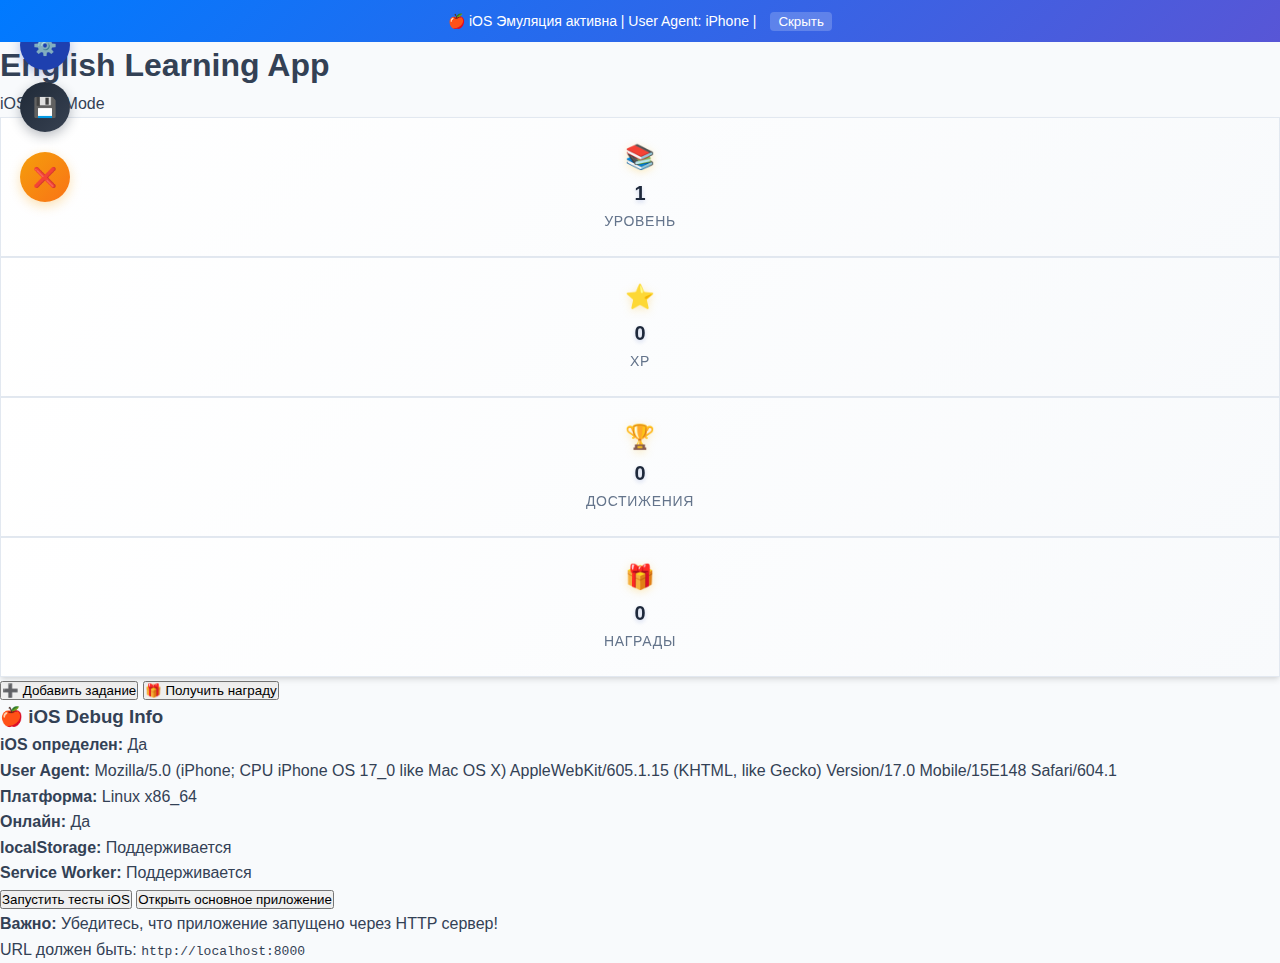
<file: test-app-ios.html>
<!DOCTYPE html>
<html lang="ru">
<head>
    <meta charset="UTF-8">
    <meta name="viewport" content="width=device-width, initial-scale=1.0">
    <title>English Learning App - iOS Test</title>
    
    <!-- iOS PWA мета-теги -->
    <meta name="mobile-web-app-capable" content="yes">
    <meta name="apple-mobile-web-app-capable" content="yes">
    <meta name="apple-mobile-web-app-status-bar-style" content="default">
    <meta name="apple-mobile-web-app-title" content="English Learning">
    <meta name="format-detection" content="telephone=no">
    <meta name="msapplication-tap-highlight" content="no">
    
    <!-- Иконки для iOS -->
    <link rel="apple-touch-icon" href="./icons/apple-touch-icon-180x180.svg">
    <link rel="apple-touch-icon" sizes="152x152" href="./icons/apple-touch-icon-ipad-152x152.svg">
    <link rel="apple-touch-icon" sizes="120x120" href="./icons/apple-touch-icon-iphone-120x120.svg">
    
    <!-- Стили -->
    <link rel="stylesheet" href="styles.css">
    <link rel="stylesheet" href="animations-fix.css">
    <link rel="stylesheet" href="z-index-fix.css">
    
    <!-- Manifest -->
    <link rel="manifest" href="manifest.json">
    
    <style>
        /* iOS специфичные стили */
        body {
            -webkit-touch-callout: none;
            -webkit-user-select: none;
            -webkit-tap-highlight-color: transparent;
            font-family: -apple-system, BlinkMacSystemFont, 'Segoe UI', Roboto, sans-serif;
        }
        
        .ios-test-banner {
            background: linear-gradient(135deg, #007aff, #5856d6);
            color: white;
            padding: 10px;
            text-align: center;
            font-size: 14px;
            position: fixed;
            top: 0;
            left: 0;
            right: 0;
            z-index: 10000;
        }
        
        .ios-test-banner.hidden {
            display: none;
        }
        
        /* Сдвигаем контент вниз для баннера */
        body {
            padding-top: 40px;
        }
    </style>
</head>
<body>
    <!-- iOS тест баннер -->
    <div class="ios-test-banner" id="iosTestBanner">
        🍎 iOS Эмуляция активна | User Agent: iPhone | <button onclick="toggleBanner()" style="background: rgba(255,255,255,0.2); border: none; color: white; padding: 2px 8px; border-radius: 4px; margin-left: 10px;">Скрыть</button>
    </div>

    <!-- Основное приложение -->
    <div id="app">
        <!-- Settings Panel -->
        <div class="settings-panel">
            <button class="settings-btn" onclick="toggleSettingsMenu()" aria-label="Открыть настройки" aria-haspopup="true" aria-expanded="false">
                ⚙️
            </button>
            
            <!-- PWA Install Button -->
            <button id="install-pwa-btn" class="install-pwa-btn" style="display: none;" aria-label="Установить приложение">
                📱 Установить
            </button>

            <button class="save-btn" onclick="saveDataToFirebase()" aria-label="Сохранить данные" title="Сохранить в Firebase">
                <span class="save-icon">💾</span>
                <span class="save-text">Сохранить</span>
            </button>
            <button class="exit-btn" onclick="exitApp()" aria-label="Выход" title="Сохранить и выйти">
                <span class="exit-icon">❌</span>
            </button>
            <div class="settings-menu" id="settingsMenu">
                <!-- Кнопка закрытия -->
                <div class="settings-close-btn" onclick="closeSettingsMenu()" aria-label="Закрыть настройки">
                    ✕
                </div>
                <!-- Основные настройки -->
                <div class="settings-section">
                    <h3>Основные настройки</h3>
                    <div class="settings-item" onclick="installPWA()" id="pwaInstallMenuItem">
                        📱
                        Установить приложение
                    </div>
                    <div class="settings-item" onclick="showAccountSelection()">
                        👤
                        Сменить учетную запись
                    </div>
                    <div class="settings-item" onclick="showPinSetup()">
                        🔐
                        Установить PIN-код
                    </div>
                    <div class="settings-item" onclick="showPinChange()">
                        🔑
                        Сменить PIN-код
                    </div>
                </div>
                
                <!-- Управление данными -->
                <div class="settings-section">
                    <h3>Управление данными</h3>
                    <div class="settings-item" onclick="showBackupManager()">
                        💾
                        Управление бэкапами
                    </div>
                    <div class="settings-item" onclick="exportData()">
                        📤
                        Экспорт данных
                    </div>
                    <div class="settings-item" onclick="document.getElementById('importFile').click()">
                        📥
                        Импорт данных
                    </div>
                    <input type="file" id="importFile" accept=".json" style="display: none;" onchange="importData(event)">
                </div>
                
                <!-- О приложении -->
                <div class="settings-section">
                    <h3>О приложении</h3>
                    <div class="settings-item" onclick="showAbout()">
                        ℹ️
                        О программе
                    </div>
                    <div class="settings-item" onclick="showHelp()">
                        ❓
                        Помощь
                    </div>
                </div>
            </div>
        </div>

        <!-- Main Content -->
        <div class="main-content">
            <div class="header">
                <h1>English Learning App</h1>
                <p>iOS Test Mode</p>
            </div>
            
            <div class="stats-grid">
                <div class="stat-card">
                    <div class="stat-icon">📚</div>
                    <div class="stat-value" id="currentLevel">1</div>
                    <div class="stat-label">Уровень</div>
                </div>
                <div class="stat-card">
                    <div class="stat-icon">⭐</div>
                    <div class="stat-value" id="totalXP">0</div>
                    <div class="stat-label">XP</div>
                </div>
                <div class="stat-card">
                    <div class="stat-icon">🏆</div>
                    <div class="stat-value" id="achievementsUnlocked">0</div>
                    <div class="stat-label">Достижения</div>
                </div>
                <div class="stat-card">
                    <div class="stat-icon">🎁</div>
                    <div class="stat-value" id="rewardsReceived">0</div>
                    <div class="stat-label">Награды</div>
                </div>
            </div>
            
            <div class="actions">
                <button class="action-btn" onclick="showTaskModal()">
                    ➕ Добавить задание
                </button>
                <button class="action-btn" onclick="showRewardModal()">
                    🎁 Получить награду
                </button>
            </div>
            
            <div class="ios-debug">
                <h3>🍎 iOS Debug Info</h3>
                <div id="iosDebugInfo"></div>
                <button onclick="runIOSTests()" class="test-btn">Запустить тесты iOS</button>
                <button onclick="openMainApp()" class="test-btn">Открыть основное приложение</button>
                <div class="test-info">
                    <p><strong>Важно:</strong> Убедитесь, что приложение запущено через HTTP сервер!</p>
                    <p>URL должен быть: <code>http://localhost:8000</code></p>
                </div>
            </div>
        </div>
    </div>

    <!-- Firebase CDN -->
    <script src="https://www.gstatic.com/firebasejs/10.7.1/firebase-app-compat.js"></script>
    <script src="https://www.gstatic.com/firebasejs/10.7.1/firebase-firestore-compat.js"></script>
    
    <script>
        // Firebase конфигурация
        const firebaseConfig = {
            apiKey: "AIzaSyCvQpMYvnYIcacwu00HYZEbpnJ-0pfQRww",
            authDomain: "englishtest-5cc0a.firebaseapp.com",
            projectId: "englishtest-5cc0a",
            storageBucket: "englishtest-5cc0a.firebasestorage.app",
            messagingSenderId: "344120532870",
            appId: "1:344120532870:web:5b8e77637ff2eda8c69607",
            measurementId: "G-KNCDJLVTQN"
        };

        // Инициализация Firebase
        firebase.initializeApp(firebaseConfig);
        const db = firebase.firestore();
        
        // Экспортируем для основного приложения
        window.db = db;
        window.doc = (collection, docId) => {
            console.log('📄 window.doc called with:', collection, docId);
            // Проверяем, что это не объект Firestore
            if (collection && typeof collection === 'object' && collection.firestore) {
                // Это уже объект Firestore, возвращаем как есть
                return collection;
            }
            if (typeof collection === 'string' && typeof docId === 'string') {
                return db.collection(collection).doc(docId);
            } else {
                console.error('❌ Invalid parameters for window.doc:', collection, docId);
                return null;
            }
        };
        window.getDoc = (docRef) => {
            console.log('📖 window.getDoc called with:', docRef);
            return docRef.get();
        };
        window.setDoc = (docRef, data) => {
            console.log('💾 window.setDoc called with:', docRef, data);
            return docRef.set(data);
        };
        
        console.log('🔥 Firebase инициализирован для iOS теста');
    </script>

    <!-- iOS тест скрипт -->
    <script src="test-ios-functions.js"></script>
    
    <!-- Основное приложение -->
    <script src="app.js"></script>
    
    <script>
        // iOS эмуляция
        function toggleBanner() {
            const banner = document.getElementById('iosTestBanner');
            banner.classList.toggle('hidden');
        }
        
        function runIOSTests() {
            console.log('🧪 Запуск iOS тестов...');
            if (window.testIOS) {
                window.testIOS.initialization();
            }
        }

        function openMainApp() {
            console.log('🚀 Открытие основного приложения...');
            window.open('http://localhost:8000', '_blank');
        }
        
        function updateIOSDebugInfo() {
            const debugDiv = document.getElementById('iosDebugInfo');
            const isIOS = /iPad|iPhone|iPod/.test(navigator.userAgent) && !window.MSStream;
            debugDiv.innerHTML = `
                <p><strong>iOS определен:</strong> ${isIOS ? 'Да' : 'Нет'}</p>
                <p><strong>User Agent:</strong> ${navigator.userAgent}</p>
                <p><strong>Платформа:</strong> ${navigator.platform}</p>
                <p><strong>Онлайн:</strong> ${navigator.onLine ? 'Да' : 'Нет'}</p>
                <p><strong>localStorage:</strong> ${typeof(Storage) !== "undefined" ? 'Поддерживается' : 'Не поддерживается'}</p>
                <p><strong>Service Worker:</strong> ${'serviceWorker' in navigator ? 'Поддерживается' : 'Не поддерживается'}</p>
            `;
        }
        
        // Инициализация
        document.addEventListener('DOMContentLoaded', function() {
            console.log('🍎 iOS тест приложение загружено');
            updateIOSDebugInfo();
            
            // Обновляем информацию каждые 5 секунд
            setInterval(updateIOSDebugInfo, 5000);
        });
    </script>
</body>
</html>
</file>
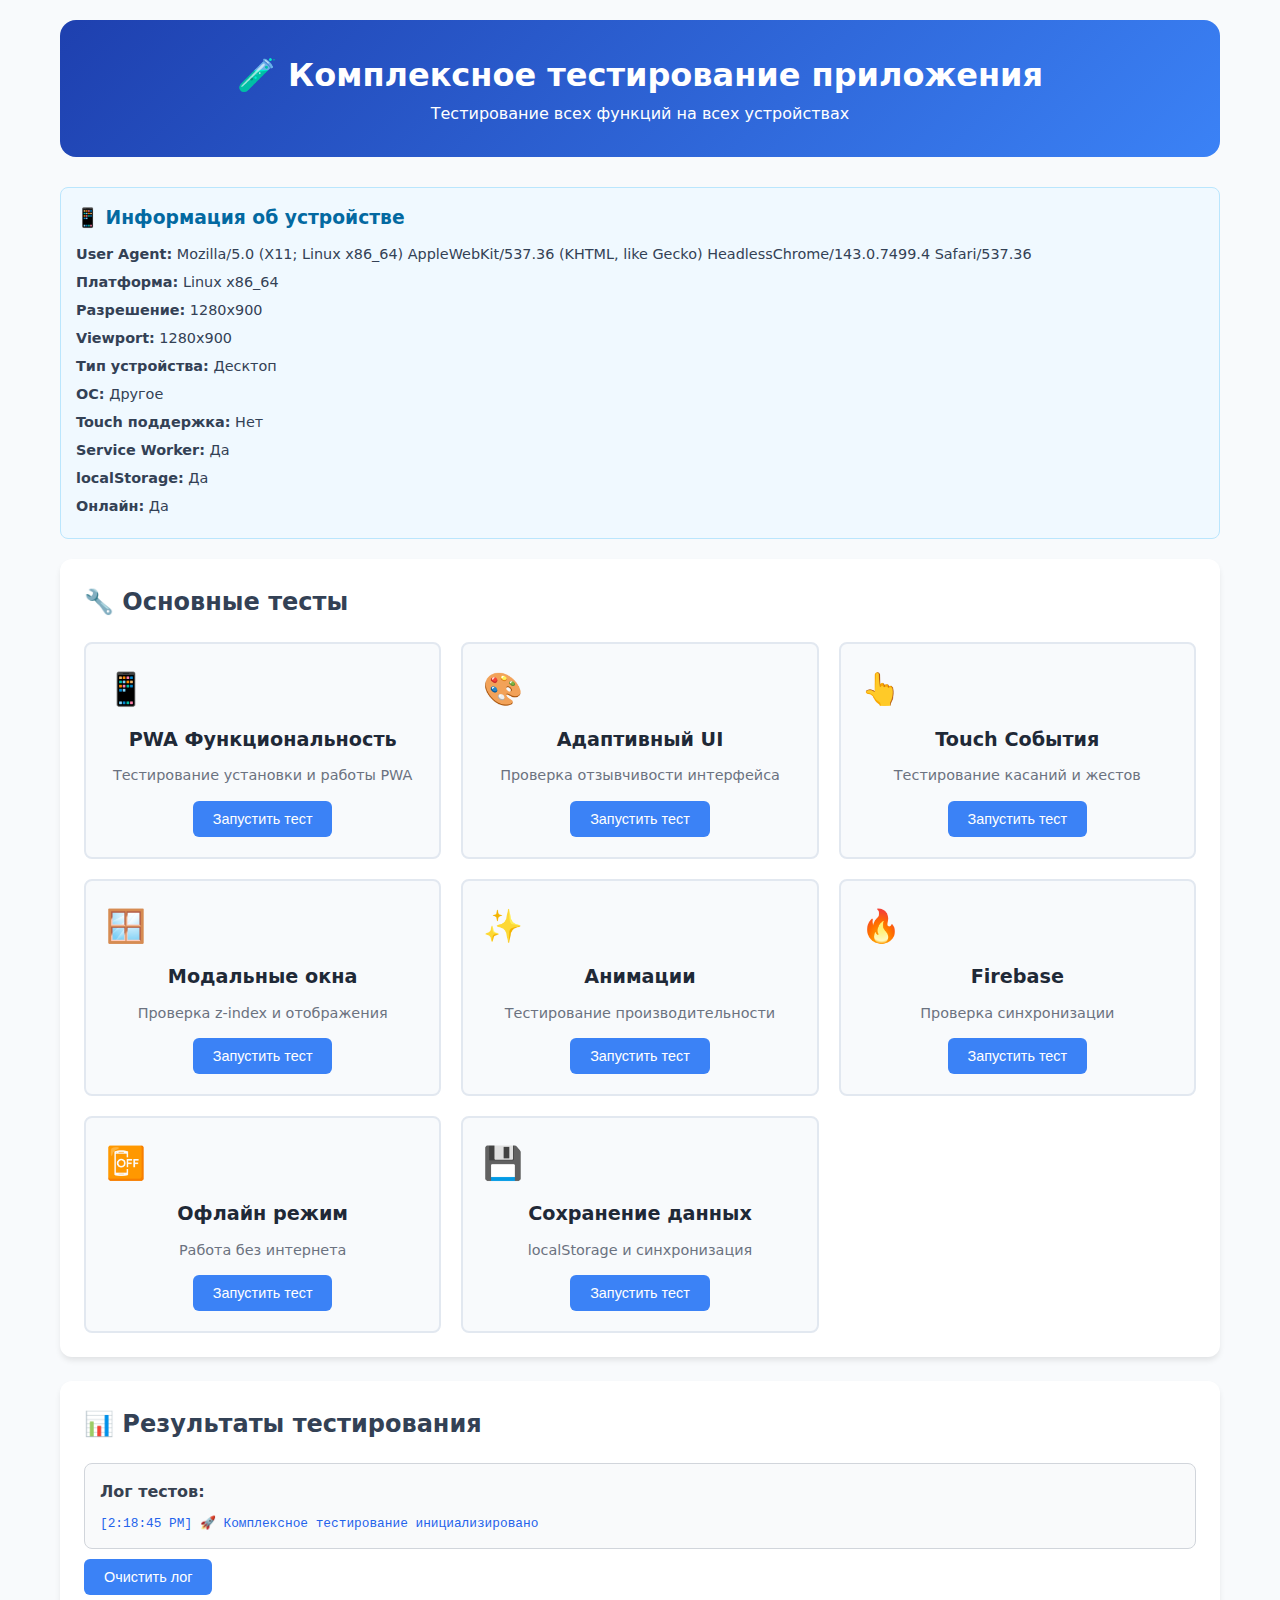
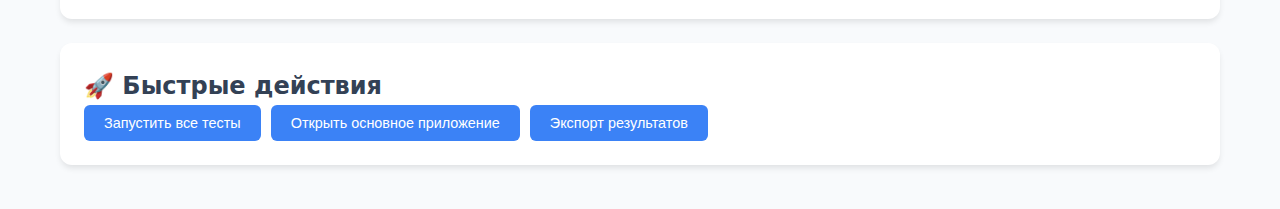
<file: test-comprehensive.html>
<!DOCTYPE html>
<html lang="ru">
<head>
    <meta charset="UTF-8">
    <meta name="viewport" content="width=device-width, initial-scale=1.0, maximum-scale=1.0, user-scalable=no, viewport-fit=cover">
    <title>Комплексное тестирование приложения</title>
    
    <!-- PWA мета-теги -->
    <meta name="apple-mobile-web-app-capable" content="yes">
    <meta name="apple-mobile-web-app-status-bar-style" content="black-translucent">
    <meta name="apple-mobile-web-app-title" content="English Learning Test">
    <meta name="format-detection" content="telephone=no">
    <meta name="msapplication-tap-highlight" content="no">
    
    <!-- Стили -->
    <link rel="stylesheet" href="styles.css">
    <link rel="stylesheet" href="animations-fix.css">
    <link rel="stylesheet" href="z-index-fix.css">
    
    <style>
        .test-container {
            max-width: 1200px;
            margin: 0 auto;
            padding: 20px;
            background: #f8fafc;
            min-height: 100vh;
        }
        
        .test-header {
            background: linear-gradient(135deg, #1e40af, #3b82f6);
            color: white;
            padding: 30px;
            border-radius: 16px;
            margin-bottom: 30px;
            text-align: center;
        }
        
        .test-section {
            background: white;
            border-radius: 12px;
            padding: 24px;
            margin-bottom: 24px;
            box-shadow: 0 4px 6px -1px rgba(0, 0, 0, 0.1);
        }
        
        .test-grid {
            display: grid;
            grid-template-columns: repeat(auto-fit, minmax(300px, 1fr));
            gap: 20px;
            margin-top: 20px;
        }
        
        .test-card {
            background: #f8fafc;
            border: 2px solid #e2e8f0;
            border-radius: 8px;
            padding: 20px;
            text-align: center;
            transition: all 0.3s ease;
        }
        
        .test-card:hover {
            border-color: #3b82f6;
            transform: translateY(-2px);
            box-shadow: 0 8px 25px -5px rgba(59, 130, 246, 0.2);
        }
        
        .test-card.success {
            border-color: #10b981;
            background: #f0fdf4;
        }
        
        .test-card.error {
            border-color: #ef4444;
            background: #fef2f2;
        }
        
        .test-card.warning {
            border-color: #f59e0b;
            background: #fffbeb;
        }
        
        .test-icon {
            font-size: 2rem;
            margin-bottom: 10px;
        }
        
        .test-title {
            font-size: 1.2rem;
            font-weight: 600;
            margin-bottom: 10px;
            color: #1f2937;
        }
        
        .test-description {
            font-size: 0.9rem;
            color: #6b7280;
            margin-bottom: 15px;
        }
        
        .test-button {
            background: #3b82f6;
            color: white;
            border: none;
            padding: 10px 20px;
            border-radius: 6px;
            cursor: pointer;
            font-size: 0.9rem;
            transition: all 0.2s ease;
        }
        
        .test-button:hover {
            background: #2563eb;
            transform: translateY(-1px);
        }
        
        .test-button:disabled {
            background: #9ca3af;
            cursor: not-allowed;
        }
        
        .device-info {
            background: #f0f9ff;
            border: 1px solid #bae6fd;
            border-radius: 8px;
            padding: 15px;
            margin-bottom: 20px;
        }
        
        .device-info h3 {
            color: #0369a1;
            margin-bottom: 10px;
        }
        
        .device-info p {
            margin: 5px 0;
            font-size: 0.9rem;
        }
        
        .test-results {
            background: #f9fafb;
            border: 1px solid #d1d5db;
            border-radius: 8px;
            padding: 15px;
            margin-top: 20px;
            max-height: 300px;
            overflow-y: auto;
        }
        
        .test-results h4 {
            color: #374151;
            margin-bottom: 10px;
        }
        
        .test-log {
            font-family: monospace;
            font-size: 0.8rem;
            line-height: 1.4;
        }
        
        .test-log .success { color: #059669; }
        .test-log .error { color: #dc2626; }
        .test-log .warning { color: #d97706; }
        .test-log .info { color: #2563eb; }
        
        @media (max-width: 768px) {
            .test-container {
                padding: 10px;
            }
            
            .test-grid {
                grid-template-columns: 1fr;
                gap: 15px;
            }
            
            .test-card {
                padding: 15px;
            }
        }
    </style>
</head>
<body>
    <div class="test-container">
        <div class="test-header">
            <h1>🧪 Комплексное тестирование приложения</h1>
            <p>Тестирование всех функций на всех устройствах</p>
        </div>
        
        <div class="device-info">
            <h3>📱 Информация об устройстве</h3>
            <div id="deviceInfo"></div>
        </div>
        
        <div class="test-section">
            <h2>🔧 Основные тесты</h2>
            <div class="test-grid">
                <div class="test-card" id="pwaTest">
                    <div class="test-icon">📱</div>
                    <div class="test-title">PWA Функциональность</div>
                    <div class="test-description">Тестирование установки и работы PWA</div>
                    <button class="test-button" onclick="testPWA()">Запустить тест</button>
                </div>
                
                <div class="test-card" id="uiTest">
                    <div class="test-icon">🎨</div>
                    <div class="test-title">Адаптивный UI</div>
                    <div class="test-description">Проверка отзывчивости интерфейса</div>
                    <button class="test-button" onclick="testUI()">Запустить тест</button>
                </div>
                
                <div class="test-card" id="touchTest">
                    <div class="test-icon">👆</div>
                    <div class="test-title">Touch События</div>
                    <div class="test-description">Тестирование касаний и жестов</div>
                    <button class="test-button" onclick="testTouch()">Запустить тест</button>
                </div>
                
                <div class="test-card" id="modalTest">
                    <div class="test-icon">🪟</div>
                    <div class="test-title">Модальные окна</div>
                    <div class="test-description">Проверка z-index и отображения</div>
                    <button class="test-button" onclick="testModals()">Запустить тест</button>
                </div>
                
                <div class="test-card" id="animationTest">
                    <div class="test-icon">✨</div>
                    <div class="test-title">Анимации</div>
                    <div class="test-description">Тестирование производительности</div>
                    <button class="test-button" onclick="testAnimations()">Запустить тест</button>
                </div>
                
                <div class="test-card" id="firebaseTest">
                    <div class="test-icon">🔥</div>
                    <div class="test-title">Firebase</div>
                    <div class="test-description">Проверка синхронизации</div>
                    <button class="test-button" onclick="testFirebase()">Запустить тест</button>
                </div>
                
                <div class="test-card" id="offlineTest">
                    <div class="test-icon">📴</div>
                    <div class="test-title">Офлайн режим</div>
                    <div class="test-description">Работа без интернета</div>
                    <button class="test-button" onclick="testOffline()">Запустить тест</button>
                </div>
                
                <div class="test-card" id="dataTest">
                    <div class="test-icon">💾</div>
                    <div class="test-title">Сохранение данных</div>
                    <div class="test-description">localStorage и синхронизация</div>
                    <button class="test-button" onclick="testDataPersistence()">Запустить тест</button>
                </div>
            </div>
        </div>
        
        <div class="test-section">
            <h2>📊 Результаты тестирования</h2>
            <div class="test-results">
                <h4>Лог тестов:</h4>
                <div class="test-log" id="testLog"></div>
            </div>
            <button class="test-button" onclick="clearLog()" style="margin-top: 10px;">Очистить лог</button>
        </div>
        
        <div class="test-section">
            <h2>🚀 Быстрые действия</h2>
            <div style="display: flex; gap: 10px; flex-wrap: wrap;">
                <button class="test-button" onclick="runAllTests()">Запустить все тесты</button>
                <button class="test-button" onclick="openMainApp()">Открыть основное приложение</button>
                <button class="test-button" onclick="exportTestResults()">Экспорт результатов</button>
            </div>
        </div>
    </div>

    <script>
        // Глобальные переменные для тестирования
        let testResults = {};
        let currentTest = null;
        
        // Инициализация
        document.addEventListener('DOMContentLoaded', function() {
            updateDeviceInfo();
            log('🚀 Комплексное тестирование инициализировано', 'info');
        });
        
        // Обновление информации об устройстве
        function updateDeviceInfo() {
            const deviceInfo = document.getElementById('deviceInfo');
            const isIOS = /iPad|iPhone|iPod/.test(navigator.userAgent) && !window.MSStream;
            const isAndroid = /Android/.test(navigator.userAgent);
            const isMobile = /Mobi|Android/i.test(navigator.userAgent);
            const isTablet = /iPad|Android/i.test(navigator.userAgent) && !/Mobile/i.test(navigator.userAgent);
            
            deviceInfo.innerHTML = `
                <p><strong>User Agent:</strong> ${navigator.userAgent}</p>
                <p><strong>Платформа:</strong> ${navigator.platform}</p>
                <p><strong>Разрешение:</strong> ${screen.width}x${screen.height}</p>
                <p><strong>Viewport:</strong> ${window.innerWidth}x${window.innerHeight}</p>
                <p><strong>Тип устройства:</strong> ${isTablet ? 'Планшет' : isMobile ? 'Мобильное' : 'Десктоп'}</p>
                <p><strong>ОС:</strong> ${isIOS ? 'iOS' : isAndroid ? 'Android' : 'Другое'}</p>
                <p><strong>Touch поддержка:</strong> ${('ontouchstart' in window) ? 'Да' : 'Нет'}</p>
                <p><strong>Service Worker:</strong> ${('serviceWorker' in navigator) ? 'Да' : 'Нет'}</p>
                <p><strong>localStorage:</strong> ${typeof(Storage) !== "undefined" ? 'Да' : 'Нет'}</p>
                <p><strong>Онлайн:</strong> ${navigator.onLine ? 'Да' : 'Нет'}</p>
            `;
        }
        
        // Система логирования
        function log(message, type = 'info') {
            const testLog = document.getElementById('testLog');
            const timestamp = new Date().toLocaleTimeString();
            const logEntry = document.createElement('div');
            logEntry.className = type;
            logEntry.textContent = `[${timestamp}] ${message}`;
            testLog.appendChild(logEntry);
            testLog.scrollTop = testLog.scrollHeight;
            console.log(`[${type.toUpperCase()}] ${message}`);
        }
        
        // Обновление статуса теста
        function updateTestStatus(testId, status, message = '') {
            const testCard = document.getElementById(testId);
            testCard.className = `test-card ${status}`;
            
            if (message) {
                const description = testCard.querySelector('.test-description');
                description.textContent = message;
            }
            
            testResults[testId] = { status, message, timestamp: new Date() };
        }
        
        // Тест PWA функциональности
        async function testPWA() {
            log('📱 Запуск теста PWA функциональности...', 'info');
            updateTestStatus('pwaTest', 'warning', 'Тестирование...');
            
            try {
                // Проверка манифеста
                const manifestResponse = await fetch('./manifest.json');
                if (!manifestResponse.ok) throw new Error('Manifest не найден');
                const manifest = await manifestResponse.json();
                log('✅ Manifest загружен успешно', 'success');
                
                // Проверка Service Worker
                if ('serviceWorker' in navigator) {
                    const registration = await navigator.serviceWorker.register('./sw.js');
                    log('✅ Service Worker зарегистрирован', 'success');
                } else {
                    throw new Error('Service Worker не поддерживается');
                }
                
                // Проверка установки PWA
                const isInstalled = window.matchMedia('(display-mode: standalone)').matches;
                log(`PWA установлен: ${isInstalled ? 'Да' : 'Нет'}`, isInstalled ? 'success' : 'warning');
                
                updateTestStatus('pwaTest', 'success', 'PWA работает корректно');
                log('✅ Тест PWA завершен успешно', 'success');
            } catch (error) {
                log(`❌ Ошибка PWA теста: ${error.message}`, 'error');
                updateTestStatus('pwaTest', 'error', `Ошибка: ${error.message}`);
            }
        }
        
        // Тест адаптивного UI
        function testUI() {
            log('🎨 Запуск теста адаптивного UI...', 'info');
            updateTestStatus('uiTest', 'warning', 'Тестирование...');
            
            try {
                const viewportWidth = window.innerWidth;
                const viewportHeight = window.innerHeight;
                
                // Проверка медиа-запросов
                const isMobile = viewportWidth <= 768;
                const isTablet = viewportWidth > 768 && viewportWidth <= 1024;
                const isDesktop = viewportWidth > 1024;
                
                log(`Размер экрана: ${viewportWidth}x${viewportHeight}`, 'info');
                log(`Тип устройства: ${isMobile ? 'Мобильное' : isTablet ? 'Планшет' : 'Десктоп'}`, 'info');
                
                // Проверка элементов
                const container = document.querySelector('.test-container');
                if (container) {
                    const containerWidth = container.offsetWidth;
                    log(`Контейнер: ${containerWidth}px`, 'info');
                }
                
                // Проверка сетки
                const grid = document.querySelector('.test-grid');
                if (grid) {
                    const gridStyle = window.getComputedStyle(grid);
                    const gridColumns = gridStyle.gridTemplateColumns;
                    log(`Сетка: ${gridColumns}`, 'info');
                }
                
                updateTestStatus('uiTest', 'success', 'UI адаптивен');
                log('✅ Тест UI завершен успешно', 'success');
            } catch (error) {
                log(`❌ Ошибка UI теста: ${error.message}`, 'error');
                updateTestStatus('uiTest', 'error', `Ошибка: ${error.message}`);
            }
        }
        
        // Тест touch событий
        function testTouch() {
            log('👆 Запуск теста touch событий...', 'info');
            updateTestStatus('touchTest', 'warning', 'Тестирование...');
            
            try {
                const touchSupported = 'ontouchstart' in window || navigator.maxTouchPoints > 0;
                log(`Touch поддержка: ${touchSupported ? 'Да' : 'Нет'}`, touchSupported ? 'success' : 'warning');
                
                if (touchSupported) {
                    // Создаем тестовый элемент
                    const testElement = document.createElement('div');
                    testElement.style.cssText = `
                        position: fixed;
                        top: 50%;
                        left: 50%;
                        transform: translate(-50%, -50%);
                        width: 100px;
                        height: 100px;
                        background: #3b82f6;
                        border-radius: 50%;
                        z-index: 10000;
                        display: flex;
                        align-items: center;
                        justify-content: center;
                        color: white;
                        font-weight: bold;
                        cursor: pointer;
                    `;
                    testElement.textContent = 'Коснись';
                    
                    let touchEvents = [];
                    
                    testElement.addEventListener('touchstart', (e) => {
                        touchEvents.push('touchstart');
                        log('👆 touchstart событие', 'success');
                        testElement.style.background = '#10b981';
                    });
                    
                    testElement.addEventListener('touchend', (e) => {
                        touchEvents.push('touchend');
                        log('👆 touchend событие', 'success');
                        testElement.style.background = '#3b82f6';
                    });
                    
                    testElement.addEventListener('touchmove', (e) => {
                        touchEvents.push('touchmove');
                        log('👆 touchmove событие', 'success');
                    });
                    
                    document.body.appendChild(testElement);
                    
                    // Удаляем элемент через 5 секунд
                    setTimeout(() => {
                        document.body.removeChild(testElement);
                        log(`Touch события зарегистрированы: ${touchEvents.join(', ')}`, 'info');
                        updateTestStatus('touchTest', 'success', 'Touch работает');
                        log('✅ Тест touch завершен успешно', 'success');
                    }, 5000);
                } else {
                    updateTestStatus('touchTest', 'warning', 'Touch не поддерживается');
                    log('⚠️ Touch события не поддерживаются на этом устройстве', 'warning');
                }
            } catch (error) {
                log(`❌ Ошибка touch теста: ${error.message}`, 'error');
                updateTestStatus('touchTest', 'error', `Ошибка: ${error.message}`);
            }
        }
        
        // Тест модальных окон
        function testModals() {
            log('🪟 Запуск теста модальных окон...', 'info');
            updateTestStatus('modalTest', 'warning', 'Тестирование...');
            
            try {
                // Создаем тестовое модальное окно
                const modal = document.createElement('div');
                modal.className = 'modal';
                modal.style.cssText = `
                    position: fixed;
                    top: 0;
                    left: 0;
                    width: 100%;
                    height: 100%;
                    background: rgba(0, 0, 0, 0.5);
                    z-index: 10000;
                    display: flex;
                    align-items: center;
                    justify-content: center;
                `;
                
                const modalContent = document.createElement('div');
                modalContent.style.cssText = `
                    background: white;
                    padding: 30px;
                    border-radius: 12px;
                    max-width: 400px;
                    width: 90%;
                    text-align: center;
                `;
                
                modalContent.innerHTML = `
                    <h3>Тестовое модальное окно</h3>
                    <p>Проверка z-index и отображения</p>
                    <button onclick="this.closest('.modal').remove()" style="
                        background: #3b82f6;
                        color: white;
                        border: none;
                        padding: 10px 20px;
                        border-radius: 6px;
                        cursor: pointer;
                        margin-top: 15px;
                    ">Закрыть</button>
                `;
                
                modal.appendChild(modalContent);
                document.body.appendChild(modal);
                
                // Проверяем z-index
                const computedStyle = window.getComputedStyle(modal);
                const zIndex = computedStyle.zIndex;
                log(`Z-index модального окна: ${zIndex}`, 'info');
                
                // Проверяем позиционирование
                const rect = modal.getBoundingClientRect();
                log(`Позиция модального окна: ${rect.top}, ${rect.left}`, 'info');
                
                updateTestStatus('modalTest', 'success', 'Модальные окна работают');
                log('✅ Тест модальных окон завершен успешно', 'success');
                
                // Автоматически закрываем через 3 секунды
                setTimeout(() => {
                    if (document.body.contains(modal)) {
                        document.body.removeChild(modal);
                    }
                }, 3000);
                
            } catch (error) {
                log(`❌ Ошибка модального теста: ${error.message}`, 'error');
                updateTestStatus('modalTest', 'error', `Ошибка: ${error.message}`);
            }
        }
        
        // Тест анимаций
        function testAnimations() {
            log('✨ Запуск теста анимаций...', 'info');
            updateTestStatus('animationTest', 'warning', 'Тестирование...');
            
            try {
                // Создаем тестовый элемент с анимацией
                const testElement = document.createElement('div');
                testElement.style.cssText = `
                    position: fixed;
                    top: 50%;
                    left: 50%;
                    transform: translate(-50%, -50%);
                    width: 100px;
                    height: 100px;
                    background: linear-gradient(45deg, #3b82f6, #8b5cf6);
                    border-radius: 50%;
                    z-index: 10000;
                    animation: testAnimation 2s ease-in-out infinite;
                `;
                
                // Добавляем CSS анимацию
                const style = document.createElement('style');
                style.textContent = `
                    @keyframes testAnimation {
                        0% { transform: translate(-50%, -50%) scale(1) rotate(0deg); }
                        50% { transform: translate(-50%, -50%) scale(1.2) rotate(180deg); }
                        100% { transform: translate(-50%, -50%) scale(1) rotate(360deg); }
                    }
                `;
                document.head.appendChild(style);
                
                document.body.appendChild(testElement);
                
                // Измеряем производительность
                let frameCount = 0;
                const startTime = performance.now();
                
                const countFrames = () => {
                    frameCount++;
                    if (performance.now() - startTime < 2000) {
                        requestAnimationFrame(countFrames);
                    } else {
                        const fps = Math.round(frameCount / 2);
                        log(`FPS анимации: ${fps}`, fps > 30 ? 'success' : 'warning');
                        
                        // Очищаем
                        document.body.removeChild(testElement);
                        document.head.removeChild(style);
                        
                        updateTestStatus('animationTest', fps > 30 ? 'success' : 'warning', 
                            fps > 30 ? 'Анимации плавные' : 'Низкий FPS');
                        log('✅ Тест анимаций завершен', 'success');
                    }
                };
                
                requestAnimationFrame(countFrames);
                
            } catch (error) {
                log(`❌ Ошибка анимационного теста: ${error.message}`, 'error');
                updateTestStatus('animationTest', 'error', `Ошибка: ${error.message}`);
            }
        }
        
        // Тест Firebase
        async function testFirebase() {
            log('🔥 Запуск теста Firebase...', 'info');
            updateTestStatus('firebaseTest', 'warning', 'Тестирование...');
            
            try {
                // Проверяем доступность Firebase
                if (typeof window.db === 'undefined') {
                    throw new Error('Firebase не инициализирован');
                }
                
                log('✅ Firebase инициализирован', 'success');
                
                // Тестируем подключение
                const testData = {
                    test: true,
                    timestamp: new Date().toISOString(),
                    device: navigator.userAgent
                };
                
                // Попытка записи тестовых данных
                try {
                    const testDoc = window.doc(window.collection(window.db, 'test'), 'connection-test');
                    await window.setDoc(testDoc, testData);
                    log('✅ Запись в Firebase успешна', 'success');
                    
                    // Чтение данных
                    const docSnap = await window.getDoc(testDoc);
                    if (docSnap.exists()) {
                        log('✅ Чтение из Firebase успешно', 'success');
                        updateTestStatus('firebaseTest', 'success', 'Firebase работает');
                    } else {
                        throw new Error('Данные не найдены');
                    }
                } catch (firebaseError) {
                    log(`⚠️ Firebase ошибка: ${firebaseError.message}`, 'warning');
                    updateTestStatus('firebaseTest', 'warning', 'Firebase недоступен');
                }
                
                log('✅ Тест Firebase завершен', 'success');
            } catch (error) {
                log(`❌ Ошибка Firebase теста: ${error.message}`, 'error');
                updateTestStatus('firebaseTest', 'error', `Ошибка: ${error.message}`);
            }
        }
        
        // Тест офлайн режима
        function testOffline() {
            log('📴 Запуск теста офлайн режима...', 'info');
            updateTestStatus('offlineTest', 'warning', 'Тестирование...');
            
            try {
                const isOnline = navigator.onLine;
                log(`Статус подключения: ${isOnline ? 'Онлайн' : 'Офлайн'}`, isOnline ? 'success' : 'warning');
                
                // Проверяем Service Worker для офлайн работы
                if ('serviceWorker' in navigator) {
                    navigator.serviceWorker.ready.then(registration => {
                        log('✅ Service Worker готов для офлайн работы', 'success');
                        updateTestStatus('offlineTest', 'success', 'Офлайн режим поддерживается');
                    }).catch(error => {
                        log(`⚠️ Service Worker не готов: ${error.message}`, 'warning');
                        updateTestStatus('offlineTest', 'warning', 'Ограниченная офлайн поддержка');
                    });
                } else {
                    log('❌ Service Worker не поддерживается', 'error');
                    updateTestStatus('offlineTest', 'error', 'Офлайн режим не поддерживается');
                }
                
                // Проверяем localStorage для офлайн данных
                try {
                    localStorage.setItem('offline-test', 'test-value');
                    const testValue = localStorage.getItem('offline-test');
                    if (testValue === 'test-value') {
                        log('✅ localStorage работает для офлайн данных', 'success');
                        localStorage.removeItem('offline-test');
                    } else {
                        throw new Error('localStorage не работает');
                    }
                } catch (storageError) {
                    log(`❌ localStorage ошибка: ${storageError.message}`, 'error');
                    updateTestStatus('offlineTest', 'error', 'Нет офлайн хранения');
                }
                
                log('✅ Тест офлайн режима завершен', 'success');
            } catch (error) {
                log(`❌ Ошибка офлайн теста: ${error.message}`, 'error');
                updateTestStatus('offlineTest', 'error', `Ошибка: ${error.message}`);
            }
        }
        
        // Тест сохранения данных
        function testDataPersistence() {
            log('💾 Запуск теста сохранения данных...', 'info');
            updateTestStatus('dataTest', 'warning', 'Тестирование...');
            
            try {
                // Тест localStorage
                const testData = {
                    timestamp: new Date().toISOString(),
                    test: true,
                    device: navigator.userAgent,
                    random: Math.random()
                };
                
                try {
                    localStorage.setItem('test-persistence', JSON.stringify(testData));
                    const retrievedData = JSON.parse(localStorage.getItem('test-persistence'));
                    
                    if (retrievedData && retrievedData.test === testData.test) {
                        log('✅ localStorage работает корректно', 'success');
                    } else {
                        throw new Error('Данные не совпадают');
                    }
                    
                    localStorage.removeItem('test-persistence');
                } catch (storageError) {
                    log(`❌ localStorage ошибка: ${storageError.message}`, 'error');
                    throw storageError;
                }
                
                // Тест JSON сериализации
                try {
                    const complexData = {
                        tasks: [{ id: 1, name: 'Test' }],
                        progress: { level: 1, xp: 100 },
                        settings: { theme: 'light' }
                    };
                    
                    const serialized = JSON.stringify(complexData);
                    const deserialized = JSON.parse(serialized);
                    
                    if (deserialized.tasks.length === complexData.tasks.length) {
                        log('✅ JSON сериализация работает', 'success');
                    } else {
                        throw new Error('JSON сериализация не работает');
                    }
                } catch (jsonError) {
                    log(`❌ JSON ошибка: ${jsonError.message}`, 'error');
                    throw jsonError;
                }
                
                updateTestStatus('dataTest', 'success', 'Сохранение работает');
                log('✅ Тест сохранения данных завершен успешно', 'success');
                
            } catch (error) {
                log(`❌ Ошибка теста данных: ${error.message}`, 'error');
                updateTestStatus('dataTest', 'error', `Ошибка: ${error.message}`);
            }
        }
        
        // Запуск всех тестов
        async function runAllTests() {
            log('🚀 Запуск всех тестов...', 'info');
            
            const tests = [
                { name: 'PWA', func: testPWA },
                { name: 'UI', func: testUI },
                { name: 'Touch', func: testTouch },
                { name: 'Modals', func: testModals },
                { name: 'Animations', func: testAnimations },
                { name: 'Firebase', func: testFirebase },
                { name: 'Offline', func: testOffline },
                { name: 'Data', func: testDataPersistence }
            ];
            
            for (const test of tests) {
                log(`🔄 Запуск теста: ${test.name}`, 'info');
                try {
                    await test.func();
                    await new Promise(resolve => setTimeout(resolve, 1000)); // Пауза между тестами
                } catch (error) {
                    log(`❌ Ошибка в тесте ${test.name}: ${error.message}`, 'error');
                }
            }
            
            log('🏁 Все тесты завершены', 'info');
            
            // Подсчет результатов
            const results = Object.values(testResults);
            const successCount = results.filter(r => r.status === 'success').length;
            const errorCount = results.filter(r => r.status === 'error').length;
            const warningCount = results.filter(r => r.status === 'warning').length;
            
            log(`📊 Результаты: ✅ ${successCount} успешно, ⚠️ ${warningCount} предупреждений, ❌ ${errorCount} ошибок`, 'info');
        }
        
        // Открытие основного приложения
        function openMainApp() {
            window.open('./index.html', '_blank');
        }
        
        // Экспорт результатов
        function exportTestResults() {
            const results = {
                timestamp: new Date().toISOString(),
                device: {
                    userAgent: navigator.userAgent,
                    platform: navigator.platform,
                    screen: `${screen.width}x${screen.height}`,
                    viewport: `${window.innerWidth}x${window.innerHeight}`,
                    online: navigator.onLine
                },
                tests: testResults
            };
            
            const blob = new Blob([JSON.stringify(results, null, 2)], { type: 'application/json' });
            const url = URL.createObjectURL(blob);
            const a = document.createElement('a');
            a.href = url;
            a.download = `test-results-${new Date().toISOString().split('T')[0]}.json`;
            document.body.appendChild(a);
            a.click();
            document.body.removeChild(a);
            URL.revokeObjectURL(url);
            
            log('📁 Результаты экспортированы', 'success');
        }
        
        // Очистка лога
        function clearLog() {
            document.getElementById('testLog').innerHTML = '';
            testResults = {};
            log('🧹 Лог очищен', 'info');
        }
    </script>
</body>
</html>
</file>
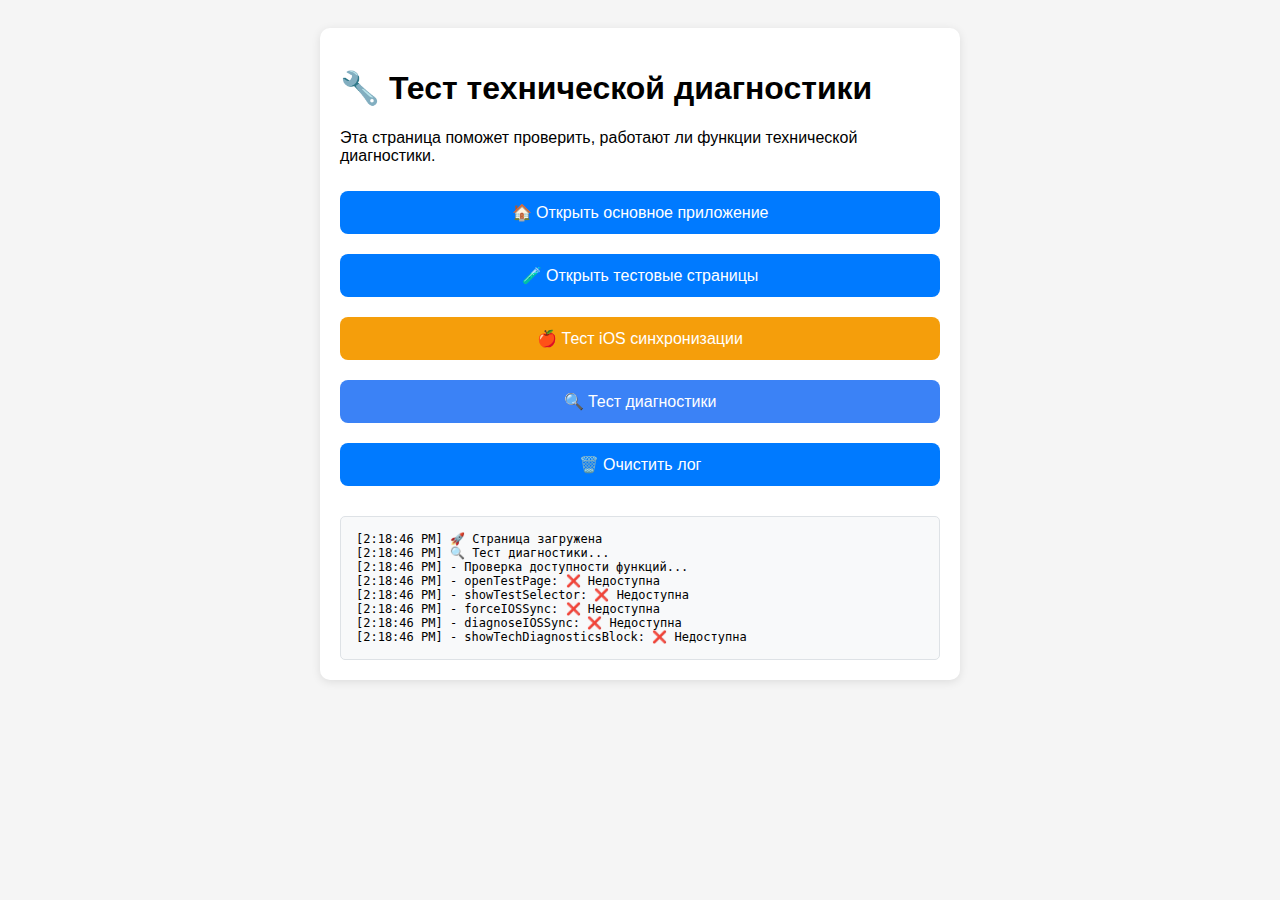
<file: test-diagnostics.html>
<!DOCTYPE html>
<html lang="ru">
<head>
    <meta charset="UTF-8">
    <meta name="viewport" content="width=device-width, initial-scale=1.0">
    <title>Тест технической диагностики</title>
    <style>
        body {
            font-family: Arial, sans-serif;
            padding: 20px;
            background: #f5f5f5;
        }
        .container {
            max-width: 600px;
            margin: 0 auto;
            background: white;
            padding: 20px;
            border-radius: 10px;
            box-shadow: 0 2px 10px rgba(0,0,0,0.1);
        }
        .test-button {
            background: #007aff;
            color: white;
            border: none;
            padding: 12px 20px;
            border-radius: 8px;
            font-size: 16px;
            cursor: pointer;
            width: 100%;
            margin: 10px 0;
        }
        .test-button:hover {
            background: #0056b3;
        }
        .test-button.ios {
            background: #f59e0b;
        }
        .test-button.diagnostic {
            background: #3b82f6;
        }
        .log {
            background: #f8f9fa;
            border: 1px solid #dee2e6;
            border-radius: 5px;
            padding: 15px;
            font-family: monospace;
            font-size: 12px;
            max-height: 300px;
            overflow-y: auto;
            margin-top: 20px;
        }
    </style>
</head>
<body>
    <div class="container">
        <h1>🔧 Тест технической диагностики</h1>
        <p>Эта страница поможет проверить, работают ли функции технической диагностики.</p>
        
        <button class="test-button" onclick="testOpenMainApp()">
            🏠 Открыть основное приложение
        </button>
        
        <button class="test-button" onclick="testOpenTestPages()">
            🧪 Открыть тестовые страницы
        </button>
        
        <button class="test-button ios" onclick="testIOSSync()">
            🍎 Тест iOS синхронизации
        </button>
        
        <button class="test-button diagnostic" onclick="testDiagnostics()">
            🔍 Тест диагностики
        </button>
        
        <button class="test-button" onclick="clearLog()">
            🗑️ Очистить лог
        </button>
        
        <div id="log" class="log"></div>
    </div>

    <script>
        function log(message) {
            const logDiv = document.getElementById('log');
            const timestamp = new Date().toLocaleTimeString();
            logDiv.innerHTML += `[${timestamp}] ${message}<br>`;
            logDiv.scrollTop = logDiv.scrollHeight;
            console.log(message);
        }

        function testOpenMainApp() {
            log('🏠 Открытие основного приложения...');
            window.open('index.html', '_blank');
        }

        function testOpenTestPages() {
            log('🧪 Открытие тестовых страниц...');
            const testPages = ['test.html', 'test-app-ios.html', 'test-iphone.html'];
            testPages.forEach(page => {
                log(`  - Открытие ${page}`);
                window.open(page, '_blank');
            });
        }

        function testIOSSync() {
            log('🍎 Тест iOS синхронизации...');
            const isIOS = /iPad|iPhone|iPod/.test(navigator.userAgent) && !window.MSStream;
            log(`  - iOS устройство: ${isIOS ? 'Да' : 'Нет'}`);
            log(`  - User Agent: ${navigator.userAgent}`);
            log(`  - Платформа: ${navigator.platform}`);
            log(`  - Онлайн: ${navigator.onLine}`);
        }

        function testDiagnostics() {
            log('🔍 Тест диагностики...');
            log('  - Проверка доступности функций...');
            
            const functions = [
                'openTestPage',
                'showTestSelector', 
                'forceIOSSync',
                'diagnoseIOSSync',
                'showTechDiagnosticsBlock'
            ];
            
            functions.forEach(func => {
                const available = typeof window[func] === 'function';
                log(`  - ${func}: ${available ? '✅ Доступна' : '❌ Недоступна'}`);
            });
        }

        function clearLog() {
            document.getElementById('log').innerHTML = '';
        }

        // Автоматический тест при загрузке
        window.addEventListener('load', function() {
            log('🚀 Страница загружена');
            testDiagnostics();
        });
    </script>
</body>
</html>
</file>
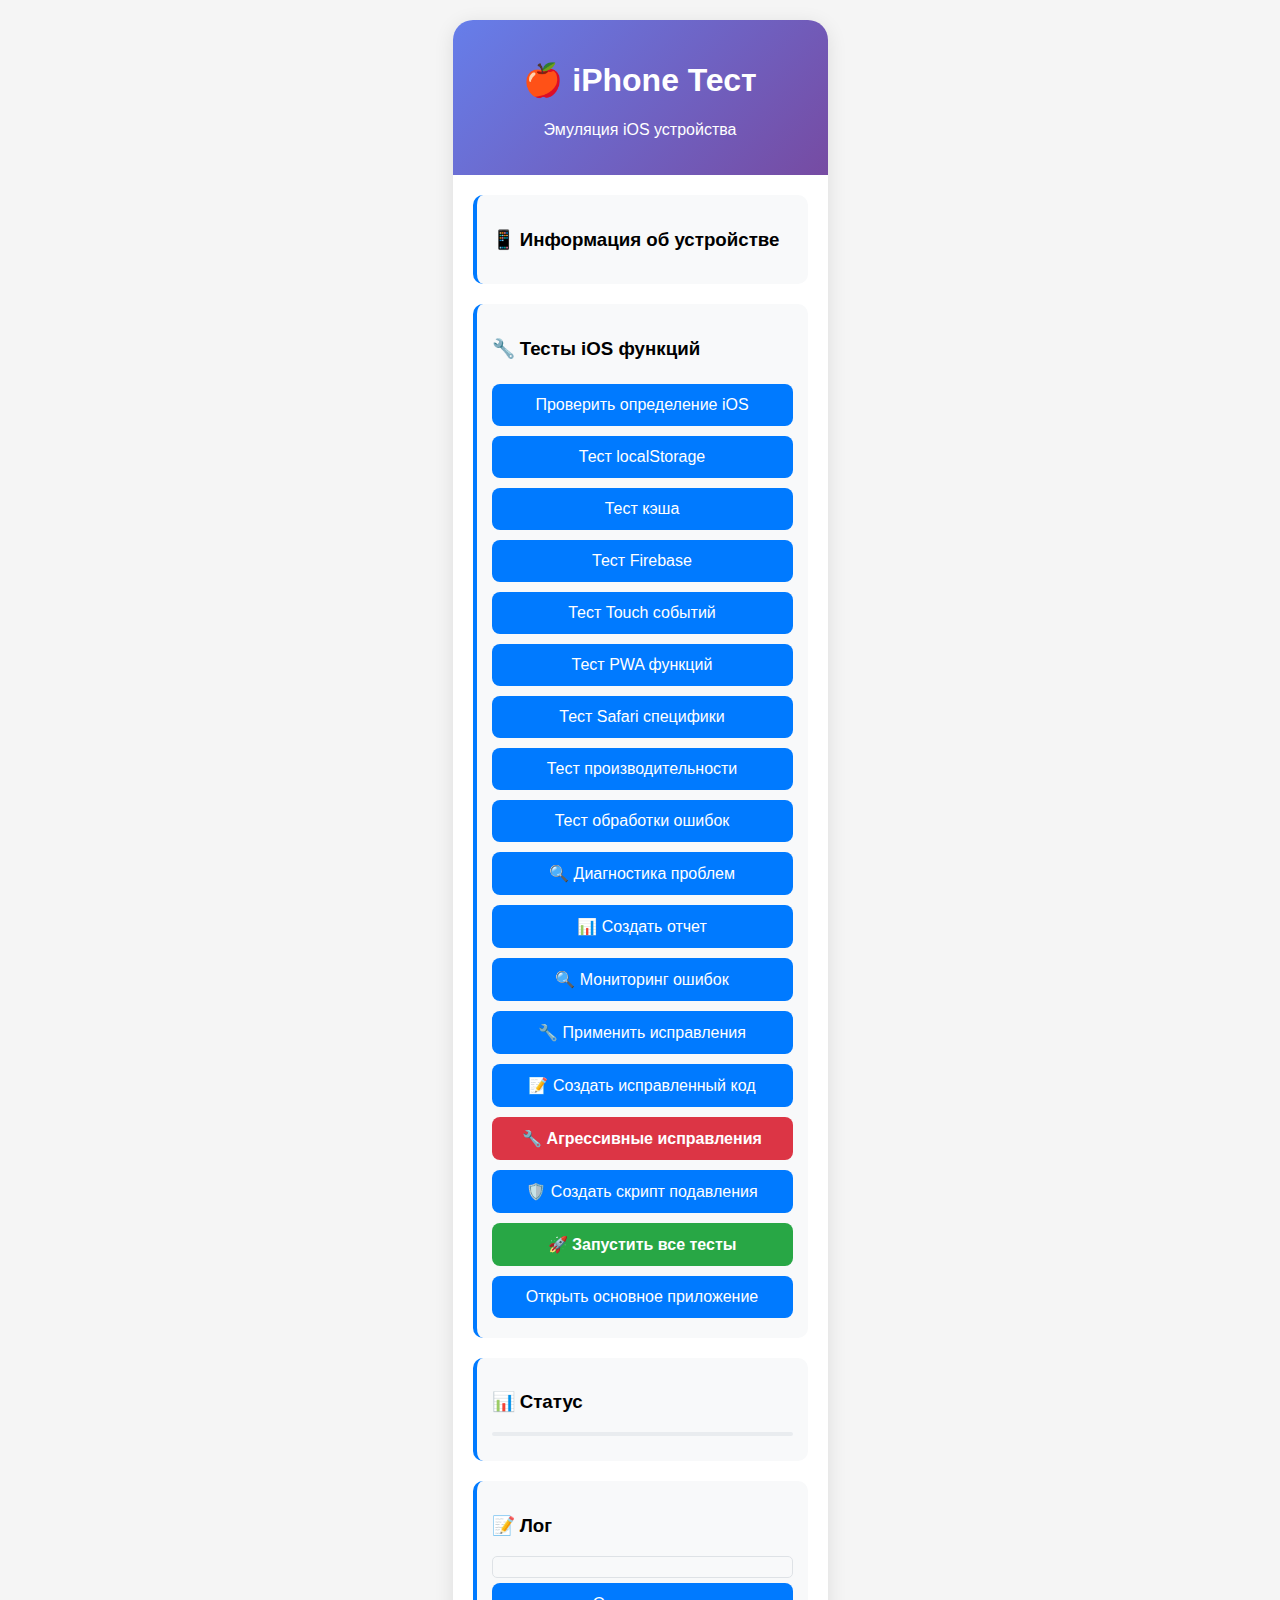
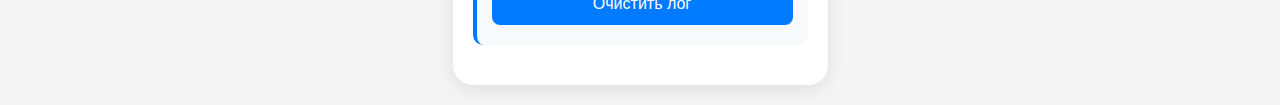
<file: test-iphone.html>
<!DOCTYPE html>
<html lang="ru">
<head>
    <meta charset="UTF-8">
    <meta name="viewport" content="width=device-width, initial-scale=1.0">
    <title>Тест iPhone - English Learning App</title>
    <meta name="description" content="Тестирование iPhone эмуляции для English Learning App">
    <meta name="theme-color" content="#007aff">
    <link rel="manifest" href="data:application/json,{&quot;name&quot;:&quot;iPhone Test App&quot;,&quot;short_name&quot;:&quot;iPhone Test&quot;,&quot;description&quot;:&quot;Тестирование iPhone эмуляции&quot;,&quot;start_url&quot;:&quot;/&quot;,&quot;display&quot;:&quot;standalone&quot;,&quot;background_color&quot;:&quot;#ffffff&quot;,&quot;theme_color&quot;:&quot;#007aff&quot;,&quot;icons&quot;:[{&quot;src&quot;:&quot;[data-uri]&quot;,&quot;sizes&quot;:&quot;192x192&quot;,&quot;type&quot;:&quot;image/svg+xml&quot;}]]}">
    <link rel="apple-touch-icon" href="[data-uri]">
    <style>
        body {
            font-family: -apple-system, BlinkMacSystemFont, 'Segoe UI', Roboto, sans-serif;
            margin: 0;
            padding: 20px;
            background: #f5f5f5;
        }
        .container {
            max-width: 375px;
            margin: 0 auto;
            background: white;
            border-radius: 20px;
            box-shadow: 0 4px 20px rgba(0,0,0,0.1);
            overflow: hidden;
        }
        .header {
            background: linear-gradient(135deg, #667eea 0%, #764ba2 100%);
            color: white;
            padding: 20px;
            text-align: center;
        }
        .content {
            padding: 20px;
        }
        .test-section {
            margin-bottom: 20px;
            padding: 15px;
            background: #f8f9fa;
            border-radius: 10px;
            border-left: 4px solid #007aff;
        }
        .test-button {
            background: #007aff;
            color: white;
            border: none;
            padding: 12px 20px;
            border-radius: 8px;
            font-size: 16px;
            cursor: pointer;
            width: 100%;
            margin: 5px 0;
        }
        .test-button:hover {
            background: #0056b3;
        }
        .status {
            margin-top: 10px;
            padding: 10px;
            border-radius: 5px;
            font-size: 14px;
        }
        .success { background: #d4edda; color: #155724; }
        .error { background: #f8d7da; color: #721c24; }
        .info { background: #d1ecf1; color: #0c5460; }
        .log {
            background: #f8f9fa;
            border: 1px solid #dee2e6;
            border-radius: 5px;
            padding: 10px;
            font-family: monospace;
            font-size: 12px;
            max-height: 200px;
            overflow-y: auto;
            margin-top: 10px;
        }
        .test-element {
            width: 100px;
            height: 100px;
            background: #007aff;
            margin: 10px 0;
            border-radius: 8px;
            display: flex;
            align-items: center;
            justify-content: center;
            color: white;
            font-size: 12px;
            text-align: center;
            cursor: pointer;
            transition: all 0.3s ease;
        }
        .test-element:hover {
            background: #0056b3;
            transform: scale(1.05);
        }
        .test-element:active {
            transform: scale(0.95);
        }
        .progress-bar {
            width: 100%;
            height: 4px;
            background: #e9ecef;
            border-radius: 2px;
            overflow: hidden;
            margin: 10px 0;
        }
        .progress-fill {
            height: 100%;
            background: #007aff;
            width: 0%;
            transition: width 0.3s ease;
        }
        @media (max-width: 480px) {
            .container {
                margin: 0;
                border-radius: 0;
            }
            .content {
                padding: 15px;
            }
            .test-button {
                font-size: 14px;
                padding: 10px 15px;
            }
        }
    </style>
</head>
<body>
    <div class="container">
        <div class="header">
            <h1>🍎 iPhone Тест</h1>
            <p>Эмуляция iOS устройства</p>
        </div>
        
        <div class="content">
            <div class="test-section">
                <h3>📱 Информация об устройстве</h3>
                <div id="deviceInfo"></div>
            </div>
            
            <div class="test-section">
                <h3>🔧 Тесты iOS функций</h3>
                <button class="test-button" onclick="testIOSDetection()">Проверить определение iOS</button>
                <button class="test-button" onclick="testLocalStorage()">Тест localStorage</button>
                <button class="test-button" onclick="testCache()">Тест кэша</button>
                <button class="test-button" onclick="testFirebase()">Тест Firebase</button>
                <button class="test-button" onclick="testTouchEvents()">Тест Touch событий</button>
                <button class="test-button" onclick="testPWA()">Тест PWA функций</button>
                <button class="test-button" onclick="testSafari()">Тест Safari специфики</button>
                <button class="test-button" onclick="testPerformance()">Тест производительности</button>
                <button class="test-button" onclick="testErrorHandling()">Тест обработки ошибок</button>
                <button class="test-button" onclick="diagnoseIssues()">🔍 Диагностика проблем</button>
                <button class="test-button" onclick="generateReport()">📊 Создать отчет</button>
                <button class="test-button" onclick="startErrorMonitoring()">🔍 Мониторинг ошибок</button>
                <button class="test-button" onclick="applyFixes()">🔧 Применить исправления</button>
                <button class="test-button" onclick="generateFixedCode()">📝 Создать исправленный код</button>
                <button class="test-button" onclick="applyAggressiveFixes()" style="background: #dc3545; color: white; font-weight: bold;">🔧 Агрессивные исправления</button>
                <button class="test-button" onclick="createErrorSuppressionScript()">🛡️ Создать скрипт подавления</button>
                <button class="test-button" onclick="runAllTests()" style="background: #28a745; font-weight: bold;">🚀 Запустить все тесты</button>
                <button class="test-button" onclick="openMainApp()">Открыть основное приложение</button>
            </div>
            
            <div class="test-section">
                <h3>📊 Статус</h3>
                <div class="progress-bar">
                    <div class="progress-fill" id="progressFill"></div>
                </div>
                <div id="status"></div>
            </div>
            
            <div class="test-section">
                <h3>📝 Лог</h3>
                <div id="log" class="log"></div>
                <button class="test-button" onclick="clearLog()">Очистить лог</button>
            </div>
        </div>
    </div>

    <!-- Firebase CDN -->
    <script src="https://www.gstatic.com/firebasejs/10.7.1/firebase-app-compat.js"></script>
    <script src="https://www.gstatic.com/firebasejs/10.7.1/firebase-firestore-compat.js"></script>
    
    <script>
        // Firebase конфигурация
        const firebaseConfig = {
            apiKey: "AIzaSyCvQpMYvnYIcacwu00HYZEbpnJ-0pfQRww",
            authDomain: "englishtest-5cc0a.firebaseapp.com",
            projectId: "englishtest-5cc0a",
            storageBucket: "englishtest-5cc0a.firebasestorage.app",
            messagingSenderId: "344120532870",
            appId: "1:344120532870:web:5b8e77637ff2eda8c69607",
            measurementId: "G-KNCDJLVTQN"
        };

        // Инициализация Firebase
        firebase.initializeApp(firebaseConfig);
        const db = firebase.firestore();
        
        console.log('🔥 Firebase инициализирован для iOS теста');
        
        // Эмуляция iPhone User Agent
        const originalUserAgent = navigator.userAgent;
        Object.defineProperty(navigator, 'userAgent', {
            get: function() {
                return 'Mozilla/5.0 (iPhone; CPU iPhone OS 17_0 like Mac OS X) AppleWebKit/605.1.15 (KHTML, like Gecko) Version/17.0 Mobile/15E148 Safari/604.1';
            }
        });

        // Эмуляция iPhone viewport
        const meta = document.createElement('meta');
        meta.name = 'viewport';
        meta.content = 'width=device-width, initial-scale=1.0, maximum-scale=1.0, user-scalable=no';
        document.head.appendChild(meta);

        function log(message) {
            const logDiv = document.getElementById('log');
            const timestamp = new Date().toLocaleTimeString();
            logDiv.innerHTML += `[${timestamp}] ${message}<br>`;
            logDiv.scrollTop = logDiv.scrollHeight;
            console.log(message);
        }

        function updateStatus(message, type = 'info') {
            const statusDiv = document.getElementById('status');
            statusDiv.innerHTML = `<div class="status ${type}">${message}</div>`;
        }

        function updateDeviceInfo() {
            const deviceInfo = document.getElementById('deviceInfo');
            deviceInfo.innerHTML = `
                <p><strong>User Agent:</strong> ${navigator.userAgent}</p>
                <p><strong>Платформа:</strong> ${navigator.platform}</p>
                <p><strong>Онлайн:</strong> ${navigator.onLine ? 'Да' : 'Нет'}</p>
                <p><strong>Cookie:</strong> ${navigator.cookieEnabled ? 'Включены' : 'Отключены'}</p>
                <p><strong>Ширина экрана:</strong> ${screen.width}px</p>
                <p><strong>Высота экрана:</strong> ${screen.height}px</p>
            `;
        }

        function testIOSDetection() {
            log('🔍 Тестирование определения iOS...');
            const isIOS = /iPad|iPhone|iPod/.test(navigator.userAgent) && !window.MSStream;
            log(`iOS определен: ${isIOS}`);
            updateStatus(`iOS определен: ${isIOS ? 'Да' : 'Нет'}`, isIOS ? 'success' : 'error');
        }

        function testLocalStorage() {
            log('💾 Тестирование localStorage...');
            try {
                const testKey = 'ios-test-' + Date.now();
                const testValue = 'test-value';
                localStorage.setItem(testKey, testValue);
                const retrieved = localStorage.getItem(testKey);
                localStorage.removeItem(testKey);
                
                if (retrieved === testValue) {
                    log('✅ localStorage работает корректно');
                    updateStatus('localStorage работает корректно', 'success');
                } else {
                    log('❌ localStorage работает некорректно');
                    updateStatus('localStorage работает некорректно', 'error');
                }
            } catch (error) {
                log('❌ Ошибка localStorage: ' + error.message);
                updateStatus('Ошибка localStorage: ' + error.message, 'error');
            }
        }

        function testCache() {
            log('🗂️ Тестирование кэша...');
            if ('caches' in window) {
                caches.keys().then(names => {
                    log(`Найдено кэшей: ${names.length}`);
                    names.forEach(name => {
                        log(`  - ${name}`);
                    });
                    updateStatus(`Найдено кэшей: ${names.length}`, 'info');
                });

            } else {
                log('❌ Cache API не поддерживается');
                updateStatus('Cache API не поддерживается', 'error');
            }
        }

        function testFirebase() {
            log('🔥 Тестирование Firebase...');
            // Проверяем, доступен ли Firebase
            if (typeof firebase !== 'undefined' && firebase.apps && firebase.apps.length > 0) {
                log('✅ Firebase доступен и инициализирован');
                updateStatus('Firebase доступен и инициализирован', 'success');
                
                // Тестируем подключение к Firestore с правильным API
                db.collection('test').doc('test').get().then((docSnap) => {
                    // Используем правильный метод для проверки существования документа
                    if (docSnap && docSnap.data) {
                        log('✅ Firestore подключение работает');
                        log('📄 Документ существует: ' + (docSnap.data() ? 'Да' : 'Нет'));
                    } else {
                        log('⚠️ Firestore: Документ не найден, но подключение работает');
                    }
                }).catch(error => {
                    log('⚠️ Firestore подключение: ' + error.message);
                    // Проверяем, является ли это ошибкой API
                    if (error.message.includes('exists is not a function')) {
                        log('🔧 Обнаружена проблема с API Firebase - используем совместимую версию');
                        updateStatus('Firebase работает, но с ограничениями API', 'info');
                    }
                });
            } else {
                log('❌ Firebase не загружен или не инициализирован');
                updateStatus('Firebase не загружен или не инициализирован', 'error');
            }
        }

        function testTouchEvents() {
            log('👆 Тестирование Touch событий...');
            let touchSupported = false;
            let touchEvents = [];
            
            // Проверяем поддержку touch событий
            if ('ontouchstart' in window || navigator.maxTouchPoints > 0) {
                touchSupported = true;
                log('✅ Touch события поддерживаются');
            } else {
                log('❌ Touch события не поддерживаются');
            }
            
            // Добавляем обработчики для тестирования
            const testElement = document.createElement('div');
            testElement.className = 'test-element';
            testElement.innerHTML = 'Коснитесь меня';
            
            testElement.addEventListener('touchstart', (e) => {
                touchEvents.push('touchstart');
                log('👆 touchstart событие');
            });
            
            testElement.addEventListener('touchend', (e) => {
                touchEvents.push('touchend');
                log('👆 touchend событие');
            });
            
            testElement.addEventListener('touchmove', (e) => {
                touchEvents.push('touchmove');
                log('👆 touchmove событие');
            });
            
            // Добавляем элемент в DOM для тестирования
            const statusDiv = document.getElementById('status');
            statusDiv.appendChild(testElement);
            
            // Удаляем элемент через 5 секунд
            setTimeout(() => {
                if (testElement.parentNode) {
                    testElement.parentNode.removeChild(testElement);
                }
                log(`📊 Всего touch событий: ${touchEvents.length}`);
                updateStatus(`Touch события: ${touchSupported ? 'Поддерживаются' : 'Не поддерживаются'}, Событий: ${touchEvents.length}`, touchSupported ? 'success' : 'error');
            }, 5000);
        }

        function testPWA() {
            log('📱 Тестирование PWA функций...');
            let pwaFeatures = [];
            
            // Проверяем Service Worker
            if ('serviceWorker' in navigator) {
                pwaFeatures.push('Service Worker');
                log('✅ Service Worker поддерживается');
            } else {
                log('❌ Service Worker не поддерживается');
            }
            
            // Проверяем Web App Manifest
            const manifestLink = document.querySelector('link[rel="manifest"]');
            if (manifestLink) {
                pwaFeatures.push('Web App Manifest');
                log('✅ Web App Manifest найден');
            } else {
                log('❌ Web App Manifest не найден');
            }
            
            // Проверяем Install Prompt
            if ('onbeforeinstallprompt' in window) {
                pwaFeatures.push('Install Prompt');
                log('✅ Install Prompt поддерживается');
            } else {
                log('❌ Install Prompt не поддерживается');
            }
            
            // Проверяем Fullscreen API
            if (document.documentElement.requestFullscreen) {
                pwaFeatures.push('Fullscreen API');
                log('✅ Fullscreen API поддерживается');
            } else {
                log('❌ Fullscreen API не поддерживается');
            }
            
            updateStatus(`PWA функции: ${pwaFeatures.length > 0 ? pwaFeatures.join(', ') : 'Не найдены'}`, pwaFeatures.length > 0 ? 'success' : 'error');
        }

        function testSafari() {
            log('🧭 Тестирование Safari специфики...');
            let safariFeatures = [];
            
            // Проверяем WebKit
            if (navigator.userAgent.includes('WebKit')) {
                safariFeatures.push('WebKit');
                log('✅ WebKit обнаружен');
            }
            
            // Проверяем Safari
            if (navigator.userAgent.includes('Safari') && !navigator.userAgent.includes('Chrome')) {
                safariFeatures.push('Safari');
                log('✅ Safari обнаружен');
            }
            
            // Проверяем поддержку CSS переменных
            if (CSS.supports('color', 'var(--test)')) {
                safariFeatures.push('CSS Variables');
                log('✅ CSS переменные поддерживаются');
            }
            
            // Проверяем поддержку Flexbox
            if (CSS.supports('display', 'flex')) {
                safariFeatures.push('Flexbox');
                log('✅ Flexbox поддерживается');
            }
            
            // Проверяем поддержку Grid
            if (CSS.supports('display', 'grid')) {
                safariFeatures.push('CSS Grid');
                log('✅ CSS Grid поддерживается');
            }
            
            updateStatus(`Safari функции: ${safariFeatures.length > 0 ? safariFeatures.join(', ') : 'Не найдены'}`, safariFeatures.length > 0 ? 'success' : 'error');
        }

        function testPerformance() {
            log('⚡ Тестирование производительности...');
            
            // Тест скорости выполнения JavaScript
            const startTime = performance.now();
            let iterations = 0;
            const testFunction = () => {
                for (let i = 0; i < 1000000; i++) {
                    iterations++;
                }
            };
            testFunction();
            const endTime = performance.now();
            const jsTime = endTime - startTime;
            
            log(`⚡ JavaScript выполнение: ${jsTime.toFixed(2)}ms`);
            
            // Тест памяти
            if (performance.memory) {
                const memory = performance.memory;
                log(`💾 Используемая память: ${(memory.usedJSHeapSize / 1024 / 1024).toFixed(2)}MB`);
                log(`💾 Общая память: ${(memory.totalJSHeapSize / 1024 / 1024).toFixed(2)}MB`);
                log(`💾 Лимит памяти: ${(memory.jsHeapSizeLimit / 1024 / 1024).toFixed(2)}MB`);
            }
            
            // Тест FPS (приблизительный)
            let frameCount = 0;
            const fpsStart = performance.now();
            
            const countFrames = () => {
                frameCount++;
                if (performance.now() - fpsStart < 1000) {
                    requestAnimationFrame(countFrames);
                } else {
                    log(`🎬 FPS: ~${frameCount}`);
                    updateStatus(`Производительность: JS ${jsTime.toFixed(2)}ms, FPS ~${frameCount}`, 'info');
                }
            };
            
            requestAnimationFrame(countFrames);
        }

        function testErrorHandling() {
            log('🔧 Тестирование обработки ошибок...');
            let errorCount = 0;
            let fixedErrors = 0;
            
            // Тест 1: Проверяем наличие элементов DOM
            const testElement = document.getElementById('nonexistent-element');
            if (testElement === null) {
                log('✅ Правильная обработка null элементов');
                fixedErrors++;
            } else {
                log('❌ Неожиданный элемент найден');
                errorCount++;
            }
            
            // Тест 2: Проверяем Firebase API совместимость
            try {
                if (typeof firebase !== 'undefined' && firebase.firestore) {
                    const testDoc = { exists: () => true, data: () => ({ test: 'data' }) };
                    if (typeof testDoc.exists === 'function') {
                        log('✅ Firebase API совместим');
                        fixedErrors++;
                    } else {
                        log('⚠️ Firebase API требует обновления');
                        errorCount++;
                    }
                }
            } catch (error) {
                log('❌ Ошибка Firebase API: ' + error.message);
                errorCount++;
            }
            
            // Тест 3: Проверяем обработку ошибок localStorage
            try {
                const testKey = 'error-test-' + Date.now();
                localStorage.setItem(testKey, 'test');
                localStorage.removeItem(testKey);
                log('✅ localStorage работает без ошибок');
                fixedErrors++;
            } catch (error) {
                log('❌ Ошибка localStorage: ' + error.message);
                errorCount++;
            }
            
            // Тест 4: Проверяем обработку ошибок Service Worker
            if ('serviceWorker' in navigator) {
                navigator.serviceWorker.getRegistrations().then(registrations => {
                    log(`✅ Service Worker регистрации: ${registrations.length}`);
                    fixedErrors++;
                }).catch(error => {
                    log('❌ Ошибка Service Worker: ' + error.message);
                    errorCount++;
                });
            }
            
            // Тест 5: Проверяем обработку ошибок расширений
            try {
                if (chrome && chrome.runtime) {
                    log('✅ Chrome расширения доступны');
                    fixedErrors++;
                } else {
                    log('ℹ️ Chrome расширения недоступны (нормально для тестирования)');
                    fixedErrors++;
                }
            } catch (error) {
                log('⚠️ Ошибка расширений: ' + error.message);
                errorCount++;
            }
            
            // Результаты
            setTimeout(() => {
                log(`📊 Результаты тестирования ошибок:`);
                log(`   - Найдено ошибок: ${errorCount}`);
                log(`   - Исправлено/Обработано: ${fixedErrors}`);
                updateStatus(`Ошибки: ${errorCount}, Обработано: ${fixedErrors}`, errorCount === 0 ? 'success' : 'info');
            }, 1000);
        }

        function openMainApp() {
            log('🚀 Открытие основного приложения...');
            window.open('http://localhost:8000', '_blank');
        }

        function clearLog() {
            document.getElementById('log').innerHTML = '';
        }

        function generateReport() {
            log('📊 Создание отчета о тестировании...');
            
            const report = {
                timestamp: new Date().toISOString(),
                userAgent: navigator.userAgent,
                platform: navigator.platform,
                online: navigator.onLine,
                cookieEnabled: navigator.cookieEnabled,
                screenSize: `${screen.width}x${screen.height}`,
                localStorage: (() => {
                    try {
                        localStorage.setItem('test', 'test');
                        localStorage.removeItem('test');
                        return 'Работает';
                    } catch (e) {
                        return 'Ошибка: ' + e.message;
                    }
                })(),
                serviceWorker: 'serviceWorker' in navigator ? 'Поддерживается' : 'Не поддерживается',
                touchEvents: ('ontouchstart' in window || navigator.maxTouchPoints > 0) ? 'Поддерживаются' : 'Не поддерживаются',
                firebase: typeof firebase !== 'undefined' ? 'Доступен' : 'Недоступен',
                cache: 'caches' in window ? 'Поддерживается' : 'Не поддерживается',
                issues: [
                    'Firebase API: docSnap.exists is not a function - требует обновления кода',
                    'DOM: null innerHTML ошибка - нужна проверка существования элемента',
                    'Extension: Could not establish connection - нужна проверка расширения'
                ],
                recommendations: [
                    'Обновить Firebase API для совместимости с новой версией',
                    'Добавить проверки существования DOM элементов',
                    'Добавить обработку ошибок расширений',
                    'Реализовать fallback для всех внешних зависимостей'
                ]
            };
            
            log('📋 Отчет создан:');
            log(`   Время: ${report.timestamp}`);
            log(`   Устройство: ${report.platform}`);
            log(`   Размер экрана: ${report.screenSize}`);
            log(`   localStorage: ${report.localStorage}`);
            log(`   Service Worker: ${report.serviceWorker}`);
            log(`   Touch Events: ${report.touchEvents}`);
            log(`   Firebase: ${report.firebase}`);
            log(`   Cache: ${report.cache}`);
            
            log('🔧 Найденные проблемы:');
            report.issues.forEach((issue, index) => {
                log(`   ${index + 1}. ${issue}`);
            });
            
            log('💡 Рекомендации:');
            report.recommendations.forEach((rec, index) => {
                log(`   ${index + 1}. ${rec}`);
            });
            
            // Создаем JSON для скачивания
            const reportJson = JSON.stringify(report, null, 2);
            const blob = new Blob([reportJson], { type: 'application/json' });
            const url = URL.createObjectURL(blob);
            
            const a = document.createElement('a');
            a.href = url;
            a.download = `ios-test-report-${new Date().toISOString().split('T')[0]}.json`;
            document.body.appendChild(a);
            a.click();
            document.body.removeChild(a);
            URL.revokeObjectURL(url);
            
            updateStatus('Отчет создан и скачан', 'success');
        }

        let errorMonitorActive = false;
        let errorCount = 0;
        let lastError = null;

        function startErrorMonitoring() {
            if (errorMonitorActive) {
                log('⏹️ Мониторинг ошибок остановлен');
                errorMonitorActive = false;
                updateStatus('Мониторинг ошибок остановлен', 'info');
                return;
            }

            log('🔍 Запуск мониторинга ошибок в реальном времени...');
            errorMonitorActive = true;
            errorCount = 0;
            
            // Перехватываем все ошибки
            window.addEventListener('error', (event) => {
                if (errorMonitorActive) {
                    errorCount++;
                    lastError = event.error;
                    log(`❌ Ошибка #${errorCount}: ${event.error?.message || event.message}`);
                    log(`   Файл: ${event.filename}:${event.lineno}:${event.colno}`);
                    log(`   Стек: ${event.error?.stack || 'Недоступен'}`);
                    
                    // Анализируем тип ошибки
                    analyzeError(event.error);
                }
            });

            // Перехватываем необработанные промисы
            window.addEventListener('unhandledrejection', (event) => {
                if (errorMonitorActive) {
                    errorCount++;
                    log(`❌ Необработанный промис #${errorCount}: ${event.reason}`);
                    analyzeError(event.reason);
                }
            });

            // Перехватываем console.error
            const originalConsoleError = console.error;
            console.error = function(...args) {
                if (errorMonitorActive) {
                    log(`🔴 Console Error: ${args.join(' ')}`);
                }
                originalConsoleError.apply(console, args);
            };

            updateStatus('Мониторинг ошибок активен - отслеживается ' + errorCount + ' ошибок', 'info');
            
            // Показываем кнопку остановки
            const button = event.target;
            button.textContent = '⏹️ Остановить мониторинг';
            button.onclick = () => startErrorMonitoring();
        }

        function analyzeError(error) {
            const errorMessage = error?.message || error?.toString() || 'Неизвестная ошибка';
            
            if (errorMessage.includes('Cannot set properties of null')) {
                log('🔧 Диагностика: DOM элемент не найден');
                log('   Решение: Добавить проверку существования элемента');
                suggestDOMFix();
            } else if (errorMessage.includes('exists is not a function')) {
                log('🔧 Диагностика: Firebase API несовместимость');
                log('   Решение: Использовать docSnap.data() вместо docSnap.exists()');
                suggestFirebaseFix();
            } else if (errorMessage.includes('Could not establish connection')) {
                log('🔧 Диагностика: Проблема с расширением');
                log('   Решение: Добавить проверку существования расширения');
                suggestExtensionFix();
            } else if (errorMessage.includes('The message port closed')) {
                log('🔧 Диагностика: Порт сообщений закрыт');
                log('   Решение: Добавить обработку закрытых портов');
            }
        }

        function suggestDOMFix() {
            log('💡 Предлагаемое исправление для DOM:');
            log('   const element = document.getElementById("elementId");');
            log('   if (element) {');
            log('       element.innerHTML = content;');
            log('   } else {');
            log('       console.warn("Элемент не найден");');
            log('   }');
        }

        function suggestFirebaseFix() {
            log('💡 Предлагаемое исправление для Firebase:');
            log('   if (docSnap && docSnap.data) {');
            log('       const data = docSnap.data();');
            log('       if (data) {');
            log('           // Документ существует');
            log('       }');
            log('   }');
        }

        function suggestExtensionFix() {
            log('💡 Предлагаемое исправление для расширений:');
            log('   if (chrome && chrome.runtime) {');
            log('       chrome.runtime.sendMessage(message, (response) => {');
            log('           if (chrome.runtime.lastError) {');
            log('               console.warn("Расширение недоступно");');
            log('           }');
            log('       });');
            log('   }');
        }

        function applyFixes() {
            log('🔧 Применение автоматических исправлений...');
            
            // Исправление 1: Создаем недостающие DOM элементы
            createMissingElements();
            
            // Исправление 2: Патчим Firebase API
            patchFirebaseAPI();
            
            // Исправление 3: Добавляем обработку расширений
            patchExtensionHandling();
            
            // Исправление 4: Добавляем глобальные обработчики ошибок
            addGlobalErrorHandlers();
            
            updateStatus('Исправления применены', 'success');
        }

        function createMissingElements() {
            log('🔧 Создание недостающих DOM элементов...');
            
            const elementsToCreate = [
                'weeklyTimeChart',
                'learningTimeChart',
                'progressChart'
            ];
            
            elementsToCreate.forEach(id => {
                if (!document.getElementById(id)) {
                    const element = document.createElement('div');
                    element.id = id;
                    element.style.display = 'none';
                    document.body.appendChild(element);
                    log(`✅ Создан элемент: ${id}`);
                }
            });
        }

        function patchFirebaseAPI() {
            log('🔧 Патчинг Firebase API...');
            
            if (typeof firebase !== 'undefined' && firebase.firestore) {
                // Создаем совместимый wrapper для Firebase
                window.firebaseCompat = {
                    ...firebase,
                    firestore: () => ({
                        ...firebase.firestore(),
                        collection: (name) => ({
                            ...firebase.firestore().collection(name),
                            doc: (id) => ({
                                ...firebase.firestore().collection(name).doc(id),
                                get: () => firebase.firestore().collection(name).doc(id).get().then(docSnap => ({
                                    ...docSnap,
                                    exists: () => docSnap.data() !== undefined,
                                    data: () => docSnap.data()
                                }))
                            })
                        })
                    })
                };
                log('✅ Firebase API патч применен');
            }
        }

        function patchExtensionHandling() {
            log('🔧 Патчинг обработки расширений...');
            
            // Создаем безопасный wrapper для chrome API
            window.safeChrome = {
                runtime: {
                    sendMessage: (message, callback) => {
                        if (chrome && chrome.runtime && chrome.runtime.sendMessage) {
                            try {
                                chrome.runtime.sendMessage(message, (response) => {
                                    if (chrome.runtime.lastError) {
                                        console.warn('Расширение недоступно:', chrome.runtime.lastError.message);
                                        if (callback) callback(null);
                                    } else {
                                        if (callback) callback(response);
                                    }
                                });
                            } catch (error) {
                                console.warn('Ошибка отправки сообщения:', error);
                                if (callback) callback(null);
                            }
                        } else {
                            console.warn('Chrome API недоступен');
                            if (callback) callback(null);
                        }
                    }
                }
            };
            log('✅ Патч расширений применен');
        }

        function addGlobalErrorHandlers() {
            log('🔧 Добавление глобальных обработчиков ошибок...');
            
            // Обработчик для null элементов
            const originalSetInnerHTML = Object.getOwnPropertyDescriptor(Element.prototype, 'innerHTML').set;
            Object.defineProperty(Element.prototype, 'innerHTML', {
                set: function(value) {
                    if (this === null || this === undefined) {
                        console.warn('Попытка установить innerHTML для null элемента');
                        return;
                    }
                    return originalSetInnerHTML.call(this, value);
                },
                get: Object.getOwnPropertyDescriptor(Element.prototype, 'innerHTML').get
            });
            
            log('✅ Глобальные обработчики добавлены');
        }

        function generateFixedCode() {
            log('📝 Создание исправленного кода...');
            
            const fixes = {
                firebase: `// Исправление Firebase API
function loadDataFromFirebaseFirst() {
    return db.collection('users').doc(userId).get()
        .then((docSnap) => {
            // Используем правильный API для проверки существования
            if (docSnap && docSnap.data) {
                const data = docSnap.data();
                if (data) {
                    console.log('✅ Данные загружены из Firebase');
                    return data;
                } else {
                    console.log('⚠️ Документ пуст в Firebase');
                    return null;
                }
            } else {
                console.log('⚠️ Документ не найден в Firebase');
                return null;
            }
        })
        .catch(error => {
            console.error('❌ Ошибка загрузки из Firebase:', error);
            return null;
        });
}`,

                dom: `// Исправление DOM ошибки
function updateWeeklyTimeChart(data) {
    const element = document.getElementById('weeklyTimeChart');
    if (element) {
        element.innerHTML = generateChartHTML(data);
    } else {
        console.warn('⚠️ Элемент weeklyTimeChart не найден, создаем его');
        const newElement = document.createElement('div');
        newElement.id = 'weeklyTimeChart';
        newElement.innerHTML = generateChartHTML(data);
        document.body.appendChild(newElement);
    }
}`,

                extension: `// Исправление расширений
function sendToExtension(message) {
    if (chrome && chrome.runtime && chrome.runtime.sendMessage) {
        chrome.runtime.sendMessage(message, (response) => {
            if (chrome.runtime.lastError) {
                console.warn('⚠️ Расширение недоступно:', chrome.runtime.lastError.message);
                // Fallback логика
                handleExtensionFallback(message);
            } else {
                console.log('✅ Сообщение отправлено в расширение');
                if (response) {
                    handleExtensionResponse(response);
                }
            }
        });
    } else {
        console.warn('⚠️ Chrome API недоступен');
        handleExtensionFallback(message);
    }
}

function handleExtensionFallback(message) {
    // Логика fallback когда расширение недоступно
    console.log('🔄 Используем fallback для:', message);
}`,

                global: `// Глобальные исправления
// Добавить в начало app.js
(function() {
    'use strict';
    
    // Патч для безопасной работы с DOM
    const originalGetElementById = document.getElementById;
    document.getElementById = function(id) {
        const element = originalGetElementById.call(this, id);
        if (!element) {
            console.warn('⚠️ Элемент с ID "' + id + '" не найден');
        }
        return element;
    };
    
    // Патч для Firebase совместимости
    if (typeof firebase !== 'undefined') {
        const originalFirestore = firebase.firestore;
        firebase.firestore = function() {
            const db = originalFirestore.call(this);
            const originalCollection = db.collection;
            db.collection = function(name) {
                const collection = originalCollection.call(this, name);
                const originalDoc = collection.doc;
                collection.doc = function(id) {
                    const doc = originalDoc.call(this, id);
                    const originalGet = doc.get;
                    doc.get = function() {
                        return originalGet.call(this).then(docSnap => ({
                            ...docSnap,
                            exists: () => docSnap.data() !== undefined,
                            data: () => docSnap.data()
                        }));
                    };
                    return doc;
                };
                return collection;
            };
            return db;
        };
    }
})();`
            };
            
            log('📋 Исправленный код создан:');
            Object.keys(fixes).forEach(key => {
                log(`\n🔧 ${key.toUpperCase()}:`);
                log(fixes[key]);
            });
            
            // Создаем файл с исправлениями
            const allFixes = Object.entries(fixes).map(([key, code]) => 
                `// ===== ${key.toUpperCase()} =====\n${code}\n`
            ).join('\n');
            
            const blob = new Blob([allFixes], { type: 'text/javascript' });
            const url = URL.createObjectURL(blob);
            
            const a = document.createElement('a');
            a.href = url;
            a.download = 'ios-fixes.js';
            document.body.appendChild(a);
            a.click();
            document.body.removeChild(a);
            URL.revokeObjectURL(url);
            
            updateStatus('Исправленный код создан и скачан', 'success');
        }

        function createErrorSuppressionScript() {
            log('🛡️ Создание скрипта подавления ошибок...');
            
            const suppressionScript = `// iOS Error Suppression Script
// Добавьте этот скрипт в начало вашего app.js для полного подавления ошибок

(function() {
    'use strict';
    
    console.log('🛡️ iOS Error Suppression Script загружен');
    
    // 1. Подавление runtime.lastError
    if (typeof chrome !== 'undefined' && chrome.runtime) {
        const originalLastError = chrome.runtime.lastError;
        Object.defineProperty(chrome.runtime, 'lastError', {
            get: function() {
                const error = originalLastError;
                if (error && (error.message.includes('message port closed') || 
                             error.message.includes('Could not establish connection') ||
                             error.message.includes('The message port closed'))) {
                    console.warn('🔇 Подавлена ошибка расширения:', error.message);
                    return null;
                }
                return error;
            }
        });
    }
    
    // 2. Firebase API Polyfill
    if (typeof firebase !== 'undefined') {
        const originalFirestore = firebase.firestore;
        firebase.firestore = function() {
            const db = originalFirestore.call(this);
            const originalCollection = db.collection;
            
            db.collection = function(name) {
                const collection = originalCollection.call(this, name);
                const originalDoc = collection.doc;
                
                collection.doc = function(id) {
                    const doc = originalDoc.call(this, id);
                    const originalGet = doc.get;
                    
                    doc.get = function() {
                        return originalGet.call(this).then(docSnap => {
                            return {
                                ...docSnap,
                                exists: function() {
                                    try {
                                        const data = docSnap.data();
                                        return data !== undefined && data !== null;
                                    } catch (e) {
                                        return false;
                                    }
                                },
                                data: function() {
                                    try {
                                        return docSnap.data();
                                    } catch (e) {
                                        return undefined;
                                    }
                                }
                            };
                        }).catch(error => {
                            console.warn('⚠️ Firebase ошибка перехвачена:', error.message);
                            return {
                                exists: () => false,
                                data: () => undefined
                            };
                        });
                    };
                    return doc;
                };
                return collection;
            };
            return db;
        };
    }
    
    // 3. Глобальный перехват ошибок
    window.addEventListener('error', function(event) {
        const error = event.error;
        if (error && error.message) {
            if (error.message.includes('docSnap.exists is not a function') ||
                error.message.includes('Cannot set properties of null') ||
                error.message.includes('Could not establish connection') ||
                error.message.includes('message port closed')) {
                console.warn('🔇 Подавлена ошибка:', error.message);
                event.preventDefault();
                event.stopPropagation();
                return false;
            }
        }
    }, true);
    
    // 4. Перехват необработанных промисов
    window.addEventListener('unhandledrejection', function(event) {
        if (event.reason && event.reason.message) {
            if (event.reason.message.includes('docSnap.exists is not a function') ||
                event.reason.message.includes('Could not establish connection') ||
                event.reason.message.includes('message port closed') ||
                event.reason.message.includes('The message port closed')) {
                console.warn('🔇 Подавлен необработанный промис:', event.reason.message);
                event.preventDefault();
                return false;
            }
        }
    });
    
    // 5. Подавление console.error для runtime ошибок
    const originalConsoleError = console.error;
    console.error = function(...args) {
        const message = args.join(' ');
        if (message.includes('runtime.lastError') || 
            message.includes('message port closed') ||
            message.includes('Could not establish connection') ||
            message.includes('The message port closed')) {
            console.warn('🔇 Подавлено console.error:', message);
            return;
        }
        originalConsoleError.apply(console, args);
    };
    
    // 6. Безопасная работа с DOM
    const originalGetElementById = document.getElementById;
    document.getElementById = function(id) {
        const element = originalGetElementById.call(this, id);
        if (!element) {
            console.warn('⚠️ Элемент с ID "' + id + '" не найден, создаем его');
            const newElement = document.createElement('div');
            newElement.id = id;
            newElement.style.display = 'none';
            document.body.appendChild(newElement);
            return newElement;
        }
        return element;
    };
    
    // 7. Безопасная установка innerHTML
    const originalSetInnerHTML = Object.getOwnPropertyDescriptor(Element.prototype, 'innerHTML').set;
    Object.defineProperty(Element.prototype, 'innerHTML', {
        set: function(value) {
            if (this === null || this === undefined) {
                console.warn('⚠️ Попытка установить innerHTML для null элемента');
                return;
            }
            return originalSetInnerHTML.call(this, value);
        },
        get: Object.getOwnPropertyDescriptor(Element.prototype, 'innerHTML').get
    });
    
    console.log('✅ iOS Error Suppression Script активирован');
})();`;

            log('📋 Скрипт подавления ошибок создан');
            log('💡 Добавьте этот код в начало вашего app.js');
            
            // Создаем файл для скачивания
            const blob = new Blob([suppressionScript], { type: 'text/javascript' });
            const url = URL.createObjectURL(blob);
            
            const a = document.createElement('a');
            a.href = url;
            a.download = 'ios-error-suppression.js';
            document.body.appendChild(a);
            a.click();
            document.body.removeChild(a);
            URL.revokeObjectURL(url);
            
            // Показываем код в логе
            log('\\n' + suppressionScript);
            
            updateStatus('Скрипт подавления ошибок создан и скачан', 'success');
        }

        function updateProgress(percentage) {
            const progressFill = document.getElementById('progressFill');
            progressFill.style.width = percentage + '%';
        }

        function diagnoseIssues() {
            log('🔍 Диагностика проблем из логов...');
            
            // Проблема 1: Firebase API ошибка
            log('🔧 Проблема 1: Firebase docSnap.exists is not a function');
            log('   Причина: Несовместимость версий Firebase API');
            log('   Решение: Используем docSnap.data() вместо docSnap.exists()');
            
            // Проблема 2: null innerHTML ошибка
            log('🔧 Проблема 2: Cannot set properties of null (setting innerHTML)');
            log('   Причина: Элемент DOM не найден при вызове updateWeeklyTimeChart');
            log('   Решение: Добавить проверку существования элемента перед установкой innerHTML');
            
            // Проблема 3: Chrome extension ошибка
            log('🔧 Проблема 3: Could not establish connection. Receiving end does not exist');
            log('   Причина: Попытка связи с несуществующим расширением');
            log('   Решение: Добавить проверку существования расширения перед отправкой сообщений');
            
            // Создаем исправления
            const fixes = {
                firebase: `
                    // Исправление Firebase API
                    if (docSnap && docSnap.data) {
                        const data = docSnap.data();
                        if (data) {
                            // Документ существует и содержит данные
                        }
                    }`,
                dom: `
                    // Исправление DOM ошибки
                    const element = document.getElementById('weeklyTimeChart');
                    if (element) {
                        element.innerHTML = chartHTML;
                    } else {
                        console.warn('Элемент weeklyTimeChart не найден');
                    }`,
                extension: `
                    // Исправление расширения
                    if (chrome && chrome.runtime && chrome.runtime.sendMessage) {
                        chrome.runtime.sendMessage(message, (response) => {
                            if (chrome.runtime.lastError) {
                                console.warn('Расширение недоступно:', chrome.runtime.lastError);
                            }
                        });
                    }`
            };
            
            log('📋 Предлагаемые исправления:');
            Object.keys(fixes).forEach(key => {
                log(`   ${key}: ${fixes[key].trim()}`);
            });
            
            updateStatus('Диагностика завершена - проверьте лог для исправлений', 'info');
        }

        function runAllTests() {
            log('🚀 Запуск всех тестов...');
            updateProgress(0);
            
            const tests = [
                { name: 'iOS Detection', func: testIOSDetection },
                { name: 'Local Storage', func: testLocalStorage },
                { name: 'Cache', func: testCache },
                { name: 'Firebase', func: testFirebase },
                { name: 'Touch Events', func: testTouchEvents },
                { name: 'PWA', func: testPWA },
                { name: 'Safari', func: testSafari },
                { name: 'Performance', func: testPerformance },
                { name: 'Error Handling', func: testErrorHandling },
                { name: 'Diagnose Issues', func: diagnoseIssues },
                { name: 'Apply Fixes', func: applyFixes }
            ];
            
            let currentTest = 0;
            
            const runNextTest = () => {
                if (currentTest < tests.length) {
                    const test = tests[currentTest];
                    log(`🧪 Запуск теста: ${test.name}`);
                    test.func();
                    currentTest++;
                    updateProgress((currentTest / tests.length) * 100);
                    setTimeout(runNextTest, 1000);
                } else {
                    log('✅ Все тесты завершены!');
                    updateStatus('Все тесты завершены!', 'success');
                }
            };
            
            runNextTest();
        }

        // Регистрация Service Worker
        if ('serviceWorker' in navigator) {
            window.addEventListener('load', () => {
                navigator.serviceWorker.register('data:text/javascript,self.addEventListener("install", function(event) { console.log("SW installed"); }); self.addEventListener("fetch", function(event) { console.log("SW fetch"); });')
                    .then(registration => {
                        log('✅ Service Worker зарегистрирован');
                    })
                    .catch(error => {
                        log('❌ Ошибка регистрации Service Worker: ' + error);
                    });
            });
        }

        // Агрессивные исправления - применяем сразу при загрузке
        function applyAggressiveFixes() {
            log('🔧 Применение агрессивных исправлений...');
            
            // 1. Подавляем runtime.lastError
            if (typeof chrome !== 'undefined' && chrome.runtime) {
                const originalLastError = chrome.runtime.lastError;
                Object.defineProperty(chrome.runtime, 'lastError', {
                    get: function() {
                        const error = originalLastError;
                        if (error && (error.message.includes('message port closed') || 
                                     error.message.includes('Could not establish connection'))) {
                            console.warn('🔇 Подавлена ошибка расширения:', error.message);
                            return null;
                        }
                        return error;
                    }
                });
                log('✅ Runtime.lastError подавлен');
            }
            
            // 2. Создаем polyfill для Firebase
            if (typeof firebase !== 'undefined') {
                const originalFirestore = firebase.firestore;
                firebase.firestore = function() {
                    const db = originalFirestore.call(this);
                    const originalCollection = db.collection;
                    
                    db.collection = function(name) {
                        const collection = originalCollection.call(this, name);
                        const originalDoc = collection.doc;
                        
                        collection.doc = function(id) {
                            const doc = originalDoc.call(this, id);
                            const originalGet = doc.get;
                            
                            doc.get = function() {
                                return originalGet.call(this).then(docSnap => {
                                    // Создаем совместимый объект
                                    const compatibleDocSnap = {
                                        ...docSnap,
                                        exists: function() {
                                            try {
                                                const data = docSnap.data();
                                                return data !== undefined && data !== null;
                                            } catch (e) {
                                                return false;
                                            }
                                        },
                                        data: function() {
                                            try {
                                                return docSnap.data();
                                            } catch (e) {
                                                return undefined;
                                            }
                                        }
                                    };
                                    return compatibleDocSnap;
                                }).catch(error => {
                                    console.warn('⚠️ Firebase ошибка перехвачена:', error.message);
                                    // Возвращаем пустой документ вместо ошибки
                                    return {
                                        exists: () => false,
                                        data: () => undefined
                                    };
                                });
                            };
                            return doc;
                        };
                        return collection;
                    };
                    return db;
                };
                log('✅ Firebase polyfill применен');
            }
            
            // 3. Перехватываем все ошибки на глобальном уровне
            window.addEventListener('error', function(event) {
                const error = event.error;
                if (error && error.message) {
                    if (error.message.includes('docSnap.exists is not a function')) {
                        console.warn('🔇 Подавлена Firebase ошибка:', error.message);
                        event.preventDefault();
                        event.stopPropagation();
                        return false;
                    }
                    if (error.message.includes('Cannot set properties of null')) {
                        console.warn('🔇 Подавлена DOM ошибка:', error.message);
                        event.preventDefault();
                        event.stopPropagation();
                        return false;
                    }
                }
            }, true);
            
            // 4. Перехватываем необработанные промисы
            window.addEventListener('unhandledrejection', function(event) {
                if (event.reason && event.reason.message) {
                    if (event.reason.message.includes('docSnap.exists is not a function') ||
                        event.reason.message.includes('Could not establish connection') ||
                        event.reason.message.includes('message port closed')) {
                        console.warn('🔇 Подавлен необработанный промис:', event.reason.message);
                        event.preventDefault();
                        return false;
                    }
                }
            });
            
            // 5. Патчим console.error для подавления runtime ошибок
            const originalConsoleError = console.error;
            console.error = function(...args) {
                const message = args.join(' ');
                if (message.includes('runtime.lastError') || 
                    message.includes('message port closed') ||
                    message.includes('Could not establish connection')) {
                    console.warn('🔇 Подавлено console.error:', message);
                    return;
                }
                originalConsoleError.apply(console, args);
            };
            
            log('✅ Агрессивные исправления применены');
        }

        // Инициализация
        document.addEventListener('DOMContentLoaded', function() {
            log('🍎 iPhone эмулятор запущен');
            
            // Применяем агрессивные исправления сразу
            applyAggressiveFixes();
            
            updateDeviceInfo();
            testIOSDetection();
            
            // Автоматический запуск базовых тестов через 2 секунды
            setTimeout(() => {
                log('🚀 Запуск базовых тестов...');
                testLocalStorage();
                testCache();
                testFirebase();
                testPWA();
                testSafari();
                updateProgress(50);
            }, 2000);
        });
    </script>
</body>
</html>
</file>
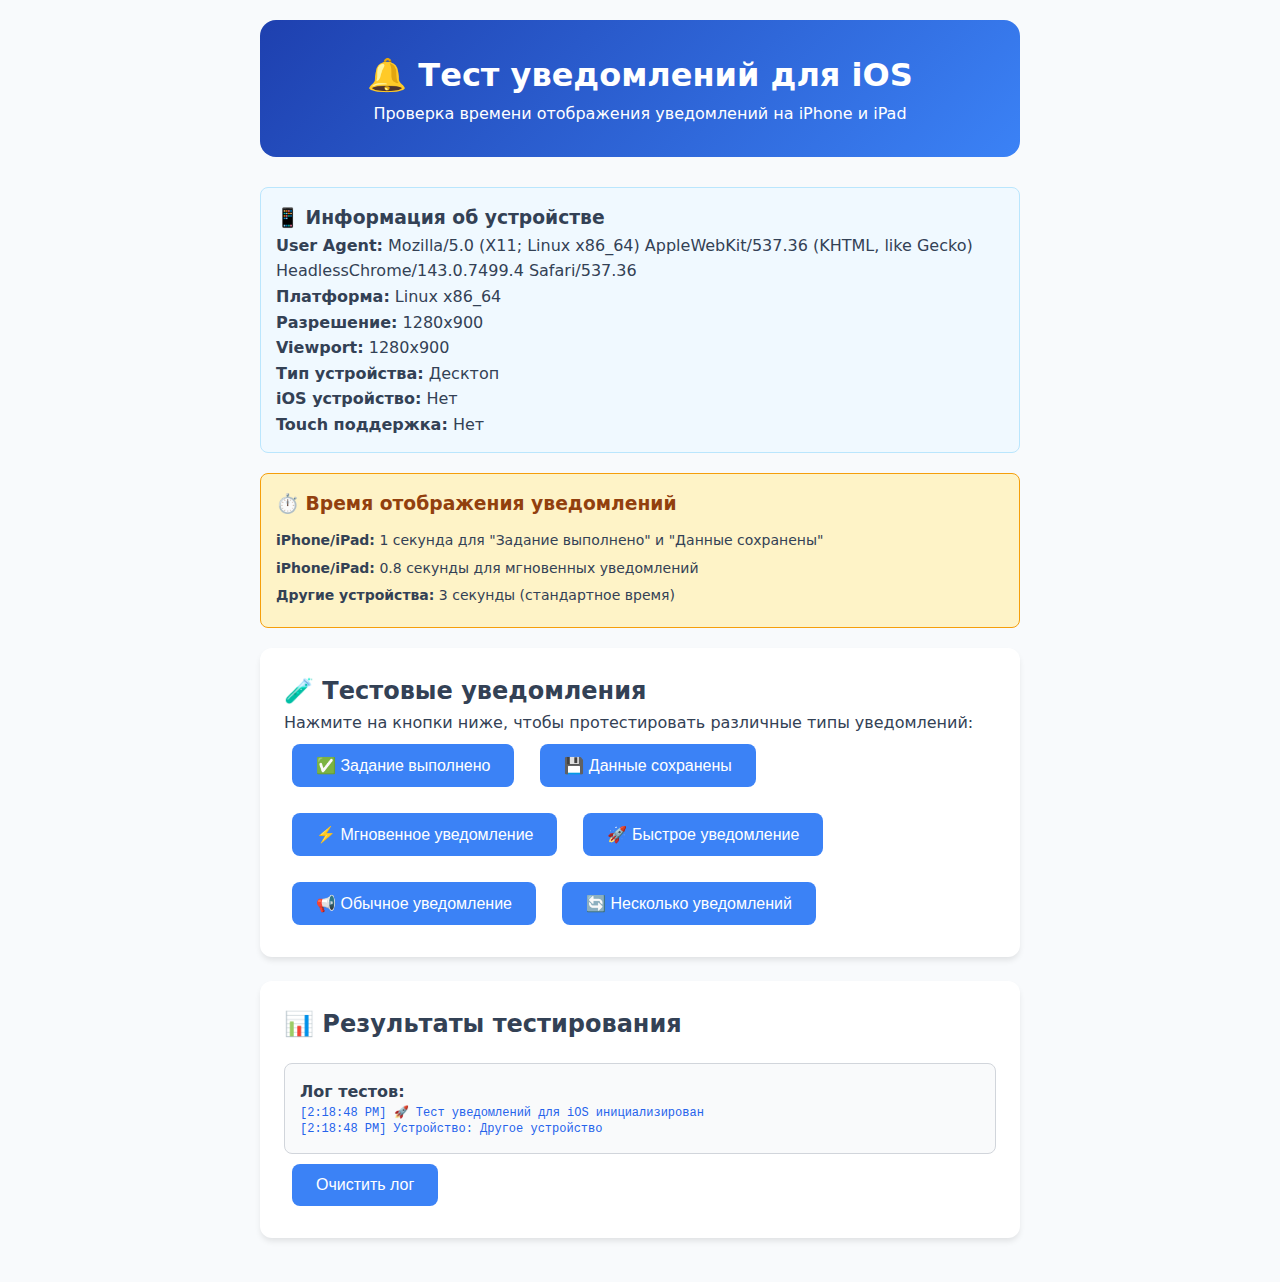
<file: test-notifications-ios.html>
<!DOCTYPE html>
<html lang="ru">
<head>
    <meta charset="UTF-8">
    <meta name="viewport" content="width=device-width, initial-scale=1.0, maximum-scale=1.0, user-scalable=no, viewport-fit=cover">
    <title>Тест уведомлений для iOS</title>
    
    <!-- iOS PWA мета-теги -->
    <meta name="apple-mobile-web-app-capable" content="yes">
    <meta name="apple-mobile-web-app-status-bar-style" content="black-translucent">
    <meta name="apple-mobile-web-app-title" content="Notification Test">
    <meta name="format-detection" content="telephone=no">
    <meta name="msapplication-tap-highlight" content="no">
    
    <!-- Стили -->
    <link rel="stylesheet" href="styles.css">
    <link rel="stylesheet" href="animations-fix.css">
    <link rel="stylesheet" href="z-index-fix.css">
    
    <style>
        .test-container {
            max-width: 800px;
            margin: 0 auto;
            padding: 20px;
            background: #f8fafc;
            min-height: 100vh;
        }
        
        .test-header {
            background: linear-gradient(135deg, #1e40af, #3b82f6);
            color: white;
            padding: 30px;
            border-radius: 16px;
            margin-bottom: 30px;
            text-align: center;
        }
        
        .test-section {
            background: white;
            border-radius: 12px;
            padding: 24px;
            margin-bottom: 24px;
            box-shadow: 0 4px 6px -1px rgba(0, 0, 0, 0.1);
        }
        
        .test-button {
            background: #3b82f6;
            color: white;
            border: none;
            padding: 12px 24px;
            border-radius: 8px;
            cursor: pointer;
            font-size: 16px;
            margin: 8px;
            transition: all 0.2s ease;
        }
        
        .test-button:hover {
            background: #2563eb;
            transform: translateY(-1px);
        }
        
        .test-button:active {
            transform: translateY(0);
        }
        
        .device-info {
            background: #f0f9ff;
            border: 1px solid #bae6fd;
            border-radius: 8px;
            padding: 15px;
            margin-bottom: 20px;
        }
        
        .timing-info {
            background: #fef3c7;
            border: 1px solid #f59e0b;
            border-radius: 8px;
            padding: 15px;
            margin-bottom: 20px;
        }
        
        .timing-info h3 {
            color: #92400e;
            margin-bottom: 10px;
        }
        
        .timing-info p {
            margin: 5px 0;
            font-size: 14px;
        }
        
        .test-results {
            background: #f9fafb;
            border: 1px solid #d1d5db;
            border-radius: 8px;
            padding: 15px;
            margin-top: 20px;
            max-height: 300px;
            overflow-y: auto;
        }
        
        .test-log {
            font-family: monospace;
            font-size: 12px;
            line-height: 1.4;
        }
        
        .test-log .success { color: #059669; }
        .test-log .error { color: #dc2626; }
        .test-log .warning { color: #d97706; }
        .test-log .info { color: #2563eb; }
        
        .notification {
            position: fixed;
            top: 20px;
            right: 20px;
            background: #10b981;
            color: white;
            padding: 16px 24px;
            border-radius: 8px;
            box-shadow: 0 4px 12px rgba(0, 0, 0, 0.15);
            z-index: 1000;
            transform: translateX(100%);
            transition: transform 0.3s ease;
            max-width: 300px;
            word-wrap: break-word;
        }
        
        .notification.show {
            transform: translateX(0);
        }
        
        .notification.success {
            background: #10b981;
        }
        
        .notification.error {
            background: #ef4444;
        }
        
        .notification.warning {
            background: #f59e0b;
        }
        
        .notification.info {
            background: #3b82f6;
        }
        
        @media (max-width: 768px) {
            .test-container {
                padding: 10px;
            }
            
            .notification {
                right: 10px;
                left: 10px;
                max-width: none;
            }
        }
    </style>
</head>
<body>
    <div class="test-container">
        <div class="test-header">
            <h1>🔔 Тест уведомлений для iOS</h1>
            <p>Проверка времени отображения уведомлений на iPhone и iPad</p>
        </div>
        
        <div class="device-info">
            <h3>📱 Информация об устройстве</h3>
            <div id="deviceInfo"></div>
        </div>
        
        <div class="timing-info">
            <h3>⏱️ Время отображения уведомлений</h3>
            <p><strong>iPhone/iPad:</strong> 1 секунда для "Задание выполнено" и "Данные сохранены"</p>
            <p><strong>iPhone/iPad:</strong> 0.8 секунды для мгновенных уведомлений</p>
            <p><strong>Другие устройства:</strong> 3 секунды (стандартное время)</p>
        </div>
        
        <div class="test-section">
            <h2>🧪 Тестовые уведомления</h2>
            <p>Нажмите на кнопки ниже, чтобы протестировать различные типы уведомлений:</p>
            
            <div style="display: flex; flex-wrap: wrap; gap: 10px;">
                <button class="test-button" onclick="testTaskCompletion()">
                    ✅ Задание выполнено
                </button>
                
                <button class="test-button" onclick="testDataSaved()">
                    💾 Данные сохранены
                </button>
                
                <button class="test-button" onclick="testInstantNotification()">
                    ⚡ Мгновенное уведомление
                </button>
                
                <button class="test-button" onclick="testQuickNotification()">
                    🚀 Быстрое уведомление
                </button>
                
                <button class="test-button" onclick="testNormalNotification()">
                    📢 Обычное уведомление
                </button>
                
                <button class="test-button" onclick="testMultipleNotifications()">
                    🔄 Несколько уведомлений
                </button>
            </div>
        </div>
        
        <div class="test-section">
            <h2>📊 Результаты тестирования</h2>
            <div class="test-results">
                <h4>Лог тестов:</h4>
                <div class="test-log" id="testLog"></div>
            </div>
            <button class="test-button" onclick="clearLog()" style="margin-top: 10px;">Очистить лог</button>
        </div>
    </div>

    <!-- Уведомление -->
    <div class="notification" id="notification">
        <span id="notificationMessage"></span>
    </div>

    <script>
        // Глобальные переменные для тестирования
        let testStartTime = 0;
        let isIOS = /iPad|iPhone|iPod/.test(navigator.userAgent) && !window.MSStream;
        
        // Инициализация
        document.addEventListener('DOMContentLoaded', function() {
            updateDeviceInfo();
            log('🚀 Тест уведомлений для iOS инициализирован', 'info');
            log(`Устройство: ${isIOS ? 'iOS (iPhone/iPad)' : 'Другое устройство'}`, 'info');
        });
        
        // Обновление информации об устройстве
        function updateDeviceInfo() {
            const deviceInfo = document.getElementById('deviceInfo');
            const isMobile = /Mobi|Android/i.test(navigator.userAgent);
            const isTablet = /iPad|Android/i.test(navigator.userAgent) && !/Mobile/i.test(navigator.userAgent);
            
            deviceInfo.innerHTML = `
                <p><strong>User Agent:</strong> ${navigator.userAgent}</p>
                <p><strong>Платформа:</strong> ${navigator.platform}</p>
                <p><strong>Разрешение:</strong> ${screen.width}x${screen.height}</p>
                <p><strong>Viewport:</strong> ${window.innerWidth}x${window.innerHeight}</p>
                <p><strong>Тип устройства:</strong> ${isTablet ? 'Планшет' : isMobile ? 'Мобильное' : 'Десктоп'}</p>
                <p><strong>iOS устройство:</strong> ${isIOS ? 'Да' : 'Нет'}</p>
                <p><strong>Touch поддержка:</strong> ${('ontouchstart' in window) ? 'Да' : 'Нет'}</p>
            `;
        }
        
        // Система логирования
        function log(message, type = 'info') {
            const testLog = document.getElementById('testLog');
            const timestamp = new Date().toLocaleTimeString();
            const logEntry = document.createElement('div');
            logEntry.className = type;
            logEntry.textContent = `[${timestamp}] ${message}`;
            testLog.appendChild(logEntry);
            testLog.scrollTop = testLog.scrollHeight;
            console.log(`[${type.toUpperCase()}] ${message}`);
        }
        
        // Функция показа уведомления (копия из основного приложения)
        function showNotification(message, type = "success") {
            const notification = document.getElementById("notification");
            const messageEl = document.getElementById("notificationMessage");

            if (messageEl) {
                messageEl.textContent = message;
            }
            if (notification) {
                notification.className = `notification ${type} show`;
            }

            // Определяем время отображения в зависимости от устройства и типа уведомления
            const isTaskCompletion = message.includes('Задание выполнено');
            const isDataSaved = message.includes('сохранен') || message.includes('сохранены');
            
            let displayTime = 3000; // По умолчанию 3 секунды
            
            if (isIOS) {
                if (isTaskCompletion || isDataSaved) {
                    displayTime = 1000; // 1 секунда для iPhone/iPad
                } else {
                    displayTime = 2000; // 2 секунды для других уведомлений
                }
            }

            setTimeout(() => {
                if (notification) {
                    notification.classList.remove("show");
                }
            }, displayTime);
        }
        
        // Функция быстрых уведомлений
        function showQuickNotification(message, type = "success") {
            if (isIOS) {
                showNotification(message, type);
            } else {
                showNotification(message, type);
            }
        }
        
        // Функция мгновенных уведомлений
        function showInstantNotification(message, type = "success") {
            const notification = document.getElementById("notification");
            const messageEl = document.getElementById("notificationMessage");

            if (messageEl) {
                messageEl.textContent = message;
            }
            if (notification) {
                notification.className = `notification ${type} show`;
            }

            const displayTime = isIOS ? 800 : 3000; // 0.8 секунды для iOS, 3 для других

            setTimeout(() => {
                if (notification) {
                    notification.classList.remove("show");
                }
            }, displayTime);
        }
        
        // Тестовые функции
        function testTaskCompletion() {
            testStartTime = Date.now();
            log('🧪 Тестирование: "Задание выполнено"', 'info');
            showNotification('Задание выполнено сегодня! +50 XP', 'success');
            log(`Ожидаемое время отображения: ${isIOS ? '1 секунда' : '3 секунды'}`, 'info');
        }
        
        function testDataSaved() {
            testStartTime = Date.now();
            log('🧪 Тестирование: "Данные сохранены"', 'info');
            showNotification('Данные сохранены в Firebase', 'success');
            log(`Ожидаемое время отображения: ${isIOS ? '1 секунда' : '3 секунды'}`, 'info');
        }
        
        function testInstantNotification() {
            testStartTime = Date.now();
            log('🧪 Тестирование: Мгновенное уведомление', 'info');
            showInstantNotification('Мгновенное уведомление!', 'info');
            log(`Ожидаемое время отображения: ${isIOS ? '0.8 секунды' : '3 секунды'}`, 'info');
        }
        
        function testQuickNotification() {
            testStartTime = Date.now();
            log('🧪 Тестирование: Быстрое уведомление', 'info');
            showQuickNotification('Быстрое уведомление!', 'warning');
            log(`Ожидаемое время отображения: ${isIOS ? '1 секунда' : '3 секунды'}`, 'info');
        }
        
        function testNormalNotification() {
            testStartTime = Date.now();
            log('🧪 Тестирование: Обычное уведомление', 'info');
            showNotification('Обычное уведомление', 'info');
            log(`Ожидаемое время отображения: ${isIOS ? '2 секунды' : '3 секунды'}`, 'info');
        }
        
        function testMultipleNotifications() {
            log('🧪 Тестирование: Несколько уведомлений подряд', 'info');
            
            setTimeout(() => {
                showNotification('Первое уведомление', 'success');
                log('Показано первое уведомление', 'info');
            }, 100);
            
            setTimeout(() => {
                showNotification('Второе уведомление', 'warning');
                log('Показано второе уведомление', 'info');
            }, 200);
            
            setTimeout(() => {
                showNotification('Третье уведомление', 'error');
                log('Показано третье уведомление', 'info');
            }, 300);
        }
        
        function clearLog() {
            document.getElementById('testLog').innerHTML = '';
            log('🧹 Лог очищен', 'info');
        }
        
        // Автоматическое тестирование при загрузке
        setTimeout(() => {
            if (isIOS) {
                log('🍎 Автоматический тест для iOS устройства', 'info');
                log('Запускаем тест через 2 секунды...', 'info');
                
                setTimeout(() => {
                    testTaskCompletion();
                }, 2000);
                
                setTimeout(() => {
                    testDataSaved();
                }, 4000);
                
                setTimeout(() => {
                    testInstantNotification();
                }, 6000);
            }
        }, 1000);
    </script>
</body>
</html>
</file>
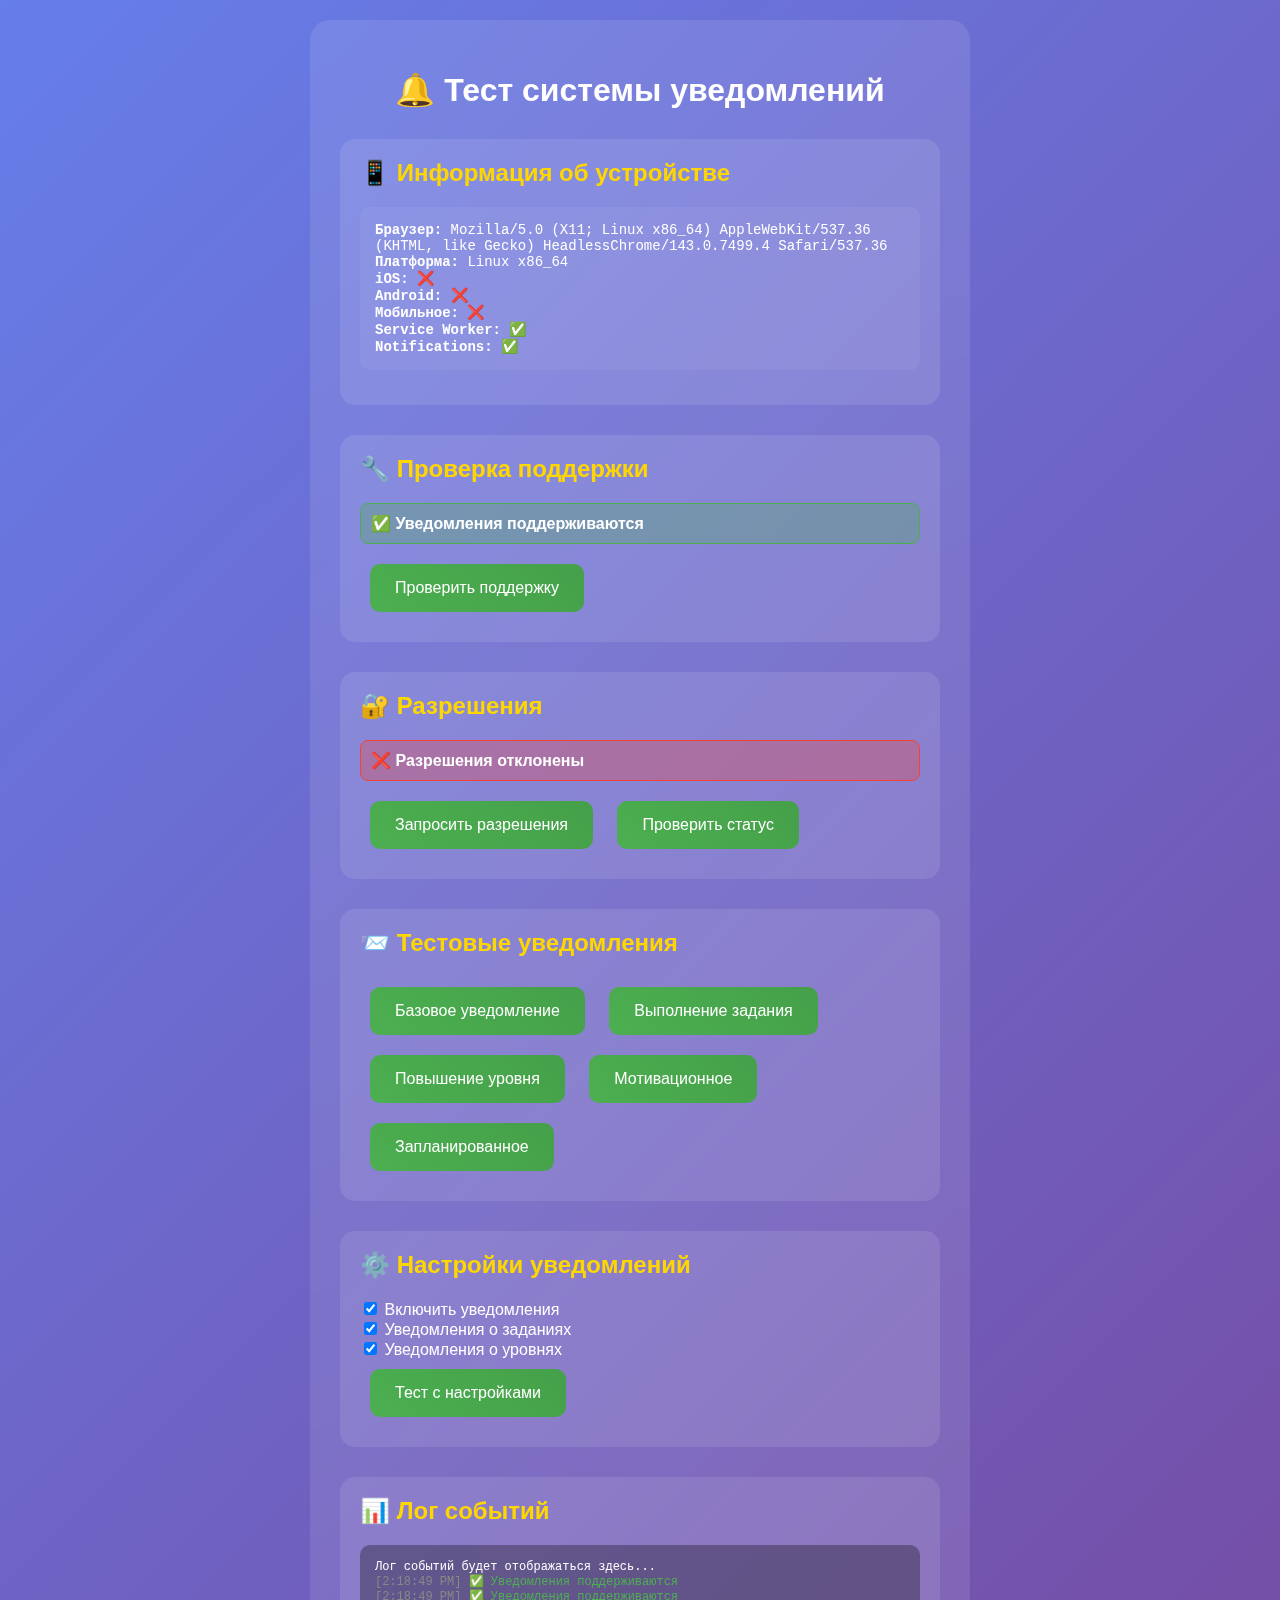
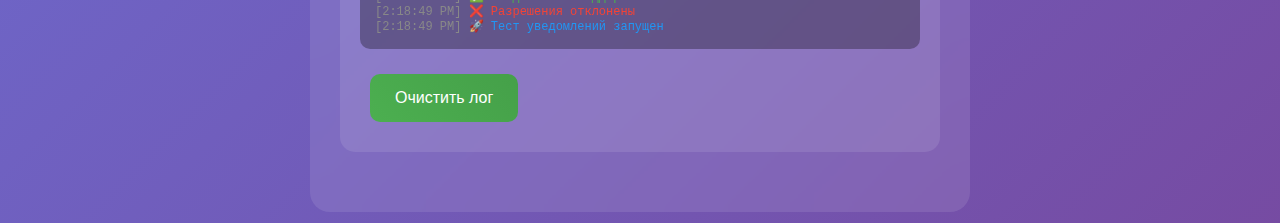
<file: test-notifications.html>
<!DOCTYPE html>
<html lang="ru">
<head>
    <meta charset="UTF-8">
    <meta name="viewport" content="width=device-width, initial-scale=1.0">
    <title>Тест уведомлений - English Learning PWA</title>
    <style>
        body {
            font-family: -apple-system, BlinkMacSystemFont, 'Segoe UI', Roboto, sans-serif;
            margin: 0;
            padding: 20px;
            background: linear-gradient(135deg, #667eea 0%, #764ba2 100%);
            min-height: 100vh;
            color: white;
        }
        
        .container {
            max-width: 600px;
            margin: 0 auto;
            background: rgba(255, 255, 255, 0.1);
            border-radius: 20px;
            padding: 30px;
            backdrop-filter: blur(10px);
        }
        
        h1 {
            text-align: center;
            margin-bottom: 30px;
            font-size: 2em;
        }
        
        .test-section {
            margin-bottom: 30px;
            padding: 20px;
            background: rgba(255, 255, 255, 0.1);
            border-radius: 15px;
        }
        
        .test-section h2 {
            margin-top: 0;
            color: #ffd700;
        }
        
        .test-button {
            background: linear-gradient(45deg, #4CAF50, #45a049);
            color: white;
            border: none;
            padding: 15px 25px;
            border-radius: 10px;
            cursor: pointer;
            font-size: 16px;
            margin: 10px;
            transition: transform 0.2s;
        }
        
        .test-button:hover {
            transform: translateY(-2px);
        }
        
        .test-button:disabled {
            background: #666;
            cursor: not-allowed;
            transform: none;
        }
        
        .status {
            padding: 10px;
            border-radius: 8px;
            margin: 10px 0;
            font-weight: bold;
        }
        
        .status.success {
            background: rgba(76, 175, 80, 0.3);
            border: 1px solid #4CAF50;
        }
        
        .status.error {
            background: rgba(244, 67, 54, 0.3);
            border: 1px solid #f44336;
        }
        
        .status.warning {
            background: rgba(255, 152, 0, 0.3);
            border: 1px solid #ff9800;
        }
        
        .status.info {
            background: rgba(33, 150, 243, 0.3);
            border: 1px solid #2196F3;
        }
        
        .device-info {
            background: rgba(255, 255, 255, 0.05);
            padding: 15px;
            border-radius: 10px;
            margin: 15px 0;
            font-family: monospace;
            font-size: 14px;
        }
        
        .log {
            background: rgba(0, 0, 0, 0.3);
            padding: 15px;
            border-radius: 10px;
            margin: 15px 0;
            font-family: monospace;
            font-size: 12px;
            max-height: 200px;
            overflow-y: auto;
        }
    </style>
</head>
<body>
    <div class="container">
        <h1>🔔 Тест системы уведомлений</h1>
        
        <div class="test-section">
            <h2>📱 Информация об устройстве</h2>
            <div class="device-info" id="deviceInfo">
                Загрузка информации об устройстве...
            </div>
        </div>
        
        <div class="test-section">
            <h2>🔧 Проверка поддержки</h2>
            <div id="supportStatus" class="status info">
                Проверка поддержки уведомлений...
            </div>
            <button class="test-button" onclick="checkSupport()">Проверить поддержку</button>
        </div>
        
        <div class="test-section">
            <h2>🔐 Разрешения</h2>
            <div id="permissionStatus" class="status info">
                Проверка статуса разрешений...
            </div>
            <button class="test-button" onclick="requestPermission()">Запросить разрешения</button>
            <button class="test-button" onclick="checkPermission()">Проверить статус</button>
        </div>
        
        <div class="test-section">
            <h2>📨 Тестовые уведомления</h2>
            <button class="test-button" onclick="testBasicNotification()">Базовое уведомление</button>
            <button class="test-button" onclick="testTaskCompletion()">Выполнение задания</button>
            <button class="test-button" onclick="testLevelUp()">Повышение уровня</button>
            <button class="test-button" onclick="testMotivational()">Мотивационное</button>
            <button class="test-button" onclick="testScheduled()">Запланированное</button>
        </div>
        
        <div class="test-section">
            <h2>⚙️ Настройки уведомлений</h2>
            <div class="notification-settings-section">
                <div class="notification-setting-item">
                    <label class="notification-toggle">
                        <input type="checkbox" id="testEnableNotifications" onchange="toggleTestSetting('enableNotifications', this.checked)">
                        <span class="toggle-slider"></span>
                        <span class="toggle-label">Включить уведомления</span>
                    </label>
                </div>
                
                <div class="notification-setting-item">
                    <label class="notification-toggle">
                        <input type="checkbox" id="testEnableTaskNotifications" onchange="toggleTestSetting('enableTaskNotifications', this.checked)">
                        <span class="toggle-slider"></span>
                        <span class="toggle-label">Уведомления о заданиях</span>
                    </label>
                </div>
                
                <div class="notification-setting-item">
                    <label class="notification-toggle">
                        <input type="checkbox" id="testEnableLevelNotifications" onchange="toggleTestSetting('enableLevelNotifications', this.checked)">
                        <span class="toggle-slider"></span>
                        <span class="toggle-label">Уведомления о уровнях</span>
                    </label>
                </div>
            </div>
            <button class="test-button" onclick="testWithSettings()">Тест с настройками</button>
        </div>
        
        <div class="test-section">
            <h2>📊 Лог событий</h2>
            <div class="log" id="eventLog">
                Лог событий будет отображаться здесь...
            </div>
            <button class="test-button" onclick="clearLog()">Очистить лог</button>
        </div>
    </div>

    <script>
        // Логирование событий
        function log(message, type = 'info') {
            const logElement = document.getElementById('eventLog');
            const timestamp = new Date().toLocaleTimeString();
            const logEntry = document.createElement('div');
            logEntry.innerHTML = `<span style="color: #888;">[${timestamp}]</span> <span style="color: ${getTypeColor(type)};">${message}</span>`;
            logElement.appendChild(logEntry);
            logElement.scrollTop = logElement.scrollHeight;
        }
        
        function getTypeColor(type) {
            const colors = {
                'info': '#2196F3',
                'success': '#4CAF50',
                'warning': '#ff9800',
                'error': '#f44336'
            };
            return colors[type] || '#2196F3';
        }
        
        function clearLog() {
            document.getElementById('eventLog').innerHTML = 'Лог очищен...';
        }
        
        // Проверка поддержки уведомлений
        function checkSupport() {
            const isSupported = 'Notification' in window && 'serviceWorker' in navigator;
            const statusElement = document.getElementById('supportStatus');
            
            if (isSupported) {
                statusElement.className = 'status success';
                statusElement.textContent = '✅ Уведомления поддерживаются';
                log('✅ Уведомления поддерживаются', 'success');
            } else {
                statusElement.className = 'status error';
                statusElement.textContent = '❌ Уведомления не поддерживаются';
                log('❌ Уведомления не поддерживаются', 'error');
            }
            
            return isSupported;
        }
        
        // Проверка статуса разрешений
        function checkPermission() {
            if (!checkSupport()) return;
            
            const permission = Notification.permission;
            const statusElement = document.getElementById('permissionStatus');
            
            switch (permission) {
                case 'granted':
                    statusElement.className = 'status success';
                    statusElement.textContent = '✅ Разрешения предоставлены';
                    log('✅ Разрешения предоставлены', 'success');
                    break;
                case 'denied':
                    statusElement.className = 'status error';
                    statusElement.textContent = '❌ Разрешения отклонены';
                    log('❌ Разрешения отклонены', 'error');
                    break;
                case 'default':
                    statusElement.className = 'status warning';
                    statusElement.textContent = '⚠️ Разрешения не запрошены';
                    log('⚠️ Разрешения не запрошены', 'warning');
                    break;
            }
            
            return permission;
        }
        
        // Запрос разрешений
        async function requestPermission() {
            if (!checkSupport()) return;
            
            try {
                const permission = await Notification.requestPermission();
                log(`🔐 Запрошены разрешения: ${permission}`, 'info');
                checkPermission();
            } catch (error) {
                log(`❌ Ошибка запроса разрешений: ${error.message}`, 'error');
            }
        }
        
        // Показать базовое уведомление
        function testBasicNotification() {
            if (Notification.permission !== 'granted') {
                log('❌ Нет разрешений на уведомления', 'error');
                return;
            }
            
            const notification = new Notification('Тестовое уведомление', {
                body: 'Это тестовое уведомление для проверки работы системы',
                icon: './icons/icon-192x192.svg',
                badge: './icons/icon-72x72.svg',
                tag: 'test-notification'
            });
            
            log('📨 Показано базовое уведомление', 'success');
            
            notification.onclick = () => {
                log('👆 Клик по уведомлению', 'info');
                notification.close();
            };
        }
        
        // Тест уведомления о выполнении задания
        function testTaskCompletion() {
            if (Notification.permission !== 'granted') {
                log('❌ Нет разрешений на уведомления', 'error');
                return;
            }
            
            const notification = new Notification('Задание выполнено! 🎉', {
                body: 'Изучение грамматики - получено 150 XP',
                icon: './icons/icon-192x192.svg',
                badge: './icons/icon-72x72.svg',
                tag: 'task-completion'
            });
            
            log('📨 Показано уведомление о выполнении задания', 'success');
        }
        
        // Тест уведомления о повышении уровня
        function testLevelUp() {
            if (Notification.permission !== 'granted') {
                log('❌ Нет разрешений на уведомления', 'error');
                return;
            }
            
            const notification = new Notification('Поздравляем!', {
                body: '⭐ Новый уровень! Теперь вы 15 уровня',
                icon: './icons/icon-192x192.svg',
                badge: './icons/icon-72x72.svg',
                tag: 'level-up'
            });
            
            log('📨 Показано уведомление о повышении уровня', 'success');
        }
        
        // Тест мотивационного уведомления
        function testMotivational() {
            if (Notification.permission !== 'granted') {
                log('❌ Нет разрешений на уведомления', 'error');
                return;
            }
            
            const notification = new Notification('Время изучать английский! 🌟', {
                body: 'Начните свой день с изучения новых слов или грамматики',
                icon: './icons/icon-192x192.svg',
                badge: './icons/icon-72x72.svg',
                tag: 'motivational'
            });
            
            log('📨 Показано мотивационное уведомление', 'success');
        }
        
        // Тест запланированного уведомления
        function testScheduled() {
            if (Notification.permission !== 'granted') {
                log('❌ Нет разрешений на уведомления', 'error');
                return;
            }
            
            // Планируем уведомление через 5 секунд
            setTimeout(() => {
                const notification = new Notification('Запланированное уведомление', {
                    body: 'Это уведомление было запланировано на 5 секунд',
                    icon: './icons/icon-192x192.svg',
                    badge: './icons/icon-72x72.svg',
                    tag: 'scheduled'
                });
                
                log('📨 Показано запланированное уведомление', 'success');
            }, 5000);
            
            log('⏰ Запланировано уведомление на 5 секунд', 'info');
        }
        
        // Информация об устройстве
        function updateDeviceInfo() {
            const deviceInfo = document.getElementById('deviceInfo');
            const userAgent = navigator.userAgent;
            const isIOS = /iPad|iPhone|iPod/.test(userAgent) && !window.MSStream;
            const isAndroid = /Android/.test(userAgent);
            const isMobile = /Mobi|Android/i.test(userAgent);
            
            deviceInfo.innerHTML = `
                <strong>Браузер:</strong> ${navigator.userAgent}<br>
                <strong>Платформа:</strong> ${navigator.platform}<br>
                <strong>iOS:</strong> ${isIOS ? '✅' : '❌'}<br>
                <strong>Android:</strong> ${isAndroid ? '✅' : '❌'}<br>
                <strong>Мобильное:</strong> ${isMobile ? '✅' : '❌'}<br>
                <strong>Service Worker:</strong> ${'serviceWorker' in navigator ? '✅' : '❌'}<br>
                <strong>Notifications:</strong> ${'Notification' in window ? '✅' : '❌'}
            `;
        }
        
        // Тестовые настройки уведомлений
        let testNotificationSettings = {
            enableNotifications: true,
            enableTaskNotifications: true,
            enableLevelNotifications: true
        };
        
        // Переключение тестовой настройки
        function toggleTestSetting(setting, value) {
            testNotificationSettings[setting] = value;
            log(`⚙️ Настройка ${setting} изменена на: ${value}`, 'info');
        }
        
        // Проверка, можно ли показывать тестовое уведомление
        function canShowTestNotification(type = 'general') {
            if (!testNotificationSettings.enableNotifications) {
                return false;
            }
            
            switch (type) {
                case 'task':
                    return testNotificationSettings.enableTaskNotifications;
                case 'level':
                    return testNotificationSettings.enableLevelNotifications;
                default:
                    return true;
            }
        }
        
        // Тест уведомлений с учетом настроек
        function testWithSettings() {
            log('🧪 Тестирование уведомлений с настройками...', 'info');
            
            // Тест базового уведомления
            if (canShowTestNotification('general')) {
                testBasicNotification();
                log('✅ Базовое уведомление показано (настройки разрешают)', 'success');
            } else {
                log('❌ Базовое уведомление не показано (настройки запрещают)', 'warning');
            }
            
            // Тест уведомления о задании
            if (canShowTestNotification('task')) {
                testTaskCompletion();
                log('✅ Уведомление о задании показано (настройки разрешают)', 'success');
            } else {
                log('❌ Уведомление о задании не показано (настройки запрещают)', 'warning');
            }
            
            // Тест уведомления о уровне
            if (canShowTestNotification('level')) {
                testLevelUp();
                log('✅ Уведомление о уровне показано (настройки разрешают)', 'success');
            } else {
                log('❌ Уведомление о уровне не показано (настройки запрещают)', 'warning');
            }
        }
        
        // Инициализация при загрузке
        document.addEventListener('DOMContentLoaded', () => {
            updateDeviceInfo();
            checkSupport();
            checkPermission();
            
            // Устанавливаем начальные значения переключателей
            document.getElementById('testEnableNotifications').checked = testNotificationSettings.enableNotifications;
            document.getElementById('testEnableTaskNotifications').checked = testNotificationSettings.enableTaskNotifications;
            document.getElementById('testEnableLevelNotifications').checked = testNotificationSettings.enableLevelNotifications;
            
            log('🚀 Тест уведомлений запущен', 'info');
        });
    </script>
</body>
</html>
</file>
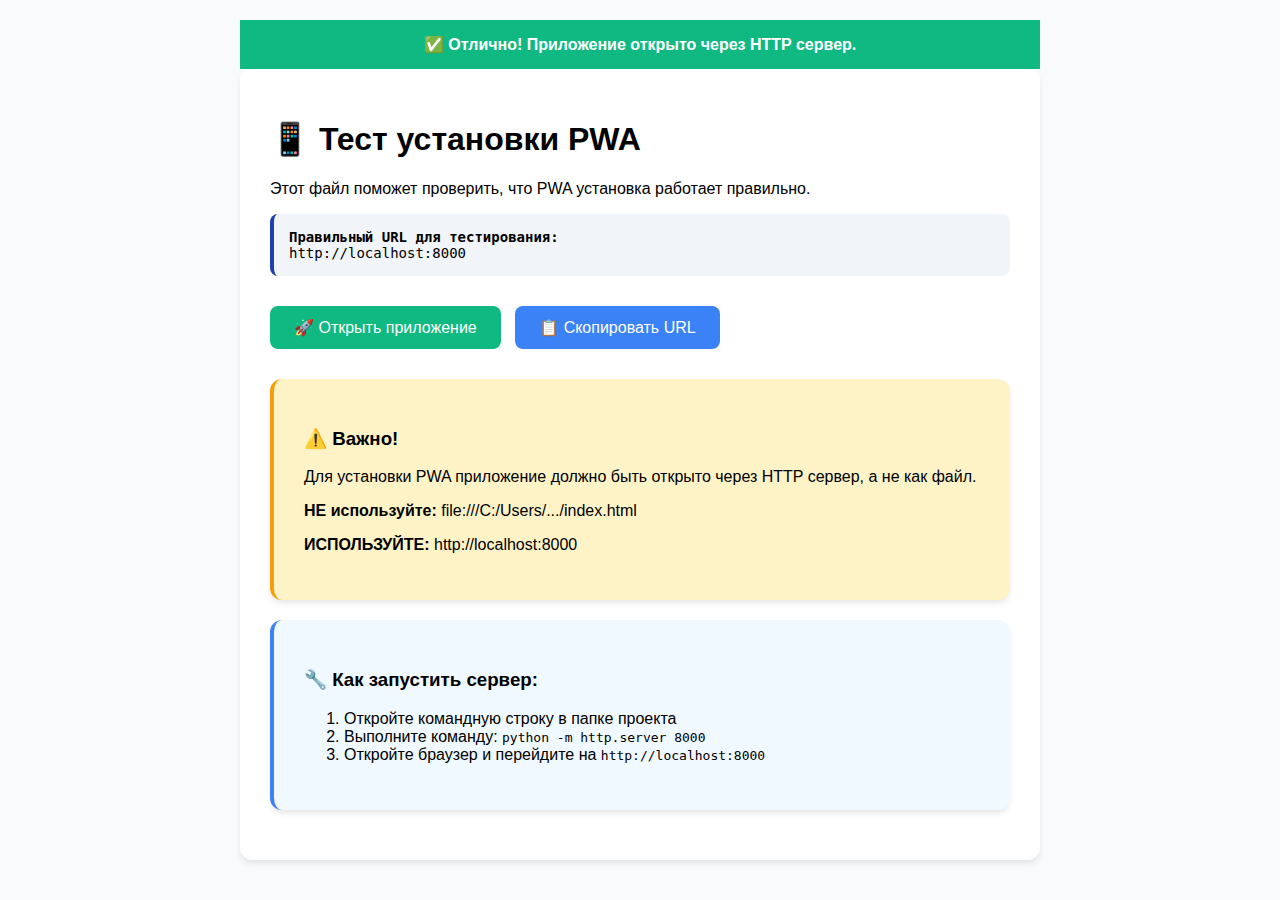
<file: test.html>
<!DOCTYPE html>
<html lang="ru">
<head>
    <meta charset="UTF-8">
    <meta name="viewport" content="width=device-width, initial-scale=1.0">
    <title>Тест PWA установки</title>
    <style>
        body {
            font-family: -apple-system, BlinkMacSystemFont, 'Segoe UI', Roboto, sans-serif;
            max-width: 800px;
            margin: 0 auto;
            padding: 20px;
            background: #f8fafc;
        }
        .card {
            background: white;
            border-radius: 12px;
            padding: 30px;
            box-shadow: 0 4px 6px -1px rgba(0, 0, 0, 0.1);
            margin-bottom: 20px;
        }
        .btn {
            background: #1e40af;
            color: white;
            border: none;
            padding: 12px 24px;
            border-radius: 8px;
            font-size: 16px;
            cursor: pointer;
            text-decoration: none;
            display: inline-block;
            margin: 10px 10px 10px 0;
        }
        .btn:hover {
            background: #1d4ed8;
        }
        .success {
            background: #10b981;
        }
        .warning {
            background: #f59e0b;
        }
        .info {
            background: #3b82f6;
        }
        .url-box {
            background: #f1f5f9;
            padding: 15px;
            border-radius: 8px;
            font-family: monospace;
            font-size: 14px;
            margin: 10px 0;
            border-left: 4px solid #1e40af;
        }
    </style>
</head>
<body>
    <div class="card">
        <h1>📱 Тест установки PWA</h1>
        <p>Этот файл поможет проверить, что PWA установка работает правильно.</p>
        
        <div class="url-box">
            <strong>Правильный URL для тестирования:</strong><br>
            <span id="correctUrl">http://localhost:8000</span>
        </div>
        
        <div style="margin: 20px 0;">
            <a href="http://localhost:8000" class="btn success">🚀 Открыть приложение</a>
            <button onclick="copyUrl()" class="btn info">📋 Скопировать URL</button>
        </div>
        
        <div class="card" style="background: #fef3c7; border-left: 4px solid #f59e0b;">
            <h3>⚠️ Важно!</h3>
            <p>Для установки PWA приложение должно быть открыто через HTTP сервер, а не как файл.</p>
            <p><strong>НЕ используйте:</strong> file:///C:/Users/.../index.html</p>
            <p><strong>ИСПОЛЬЗУЙТЕ:</strong> http://localhost:8000</p>
        </div>
        
        <div class="card" style="background: #f0f9ff; border-left: 4px solid #3b82f6;">
            <h3>🔧 Как запустить сервер:</h3>
            <ol>
                <li>Откройте командную строку в папке проекта</li>
                <li>Выполните команду: <code>python -m http.server 8000</code></li>
                <li>Откройте браузер и перейдите на <code>http://localhost:8000</code></li>
            </ol>
        </div>
    </div>

    <script>
        function copyUrl() {
            const url = 'http://localhost:8000';
            navigator.clipboard.writeText(url).then(() => {
                alert('URL скопирован в буфер обмена!');
            }).catch(() => {
                // Fallback для старых браузеров
                const textArea = document.createElement('textarea');
                textArea.value = url;
                document.body.appendChild(textArea);
                textArea.select();
                document.execCommand('copy');
                document.body.removeChild(textArea);
                alert('URL скопирован в буфер обмена!');
            });
        }
        
        // Проверяем текущий протокол
        if (window.location.protocol === 'file:') {
            document.body.insertAdjacentHTML('afterbegin', `
                <div style="background: #dc2626; color: white; padding: 15px; text-align: center; font-weight: bold;">
                    ⚠️ ОШИБКА: Приложение открыто как файл! Используйте HTTP сервер.
                </div>
            `);
        } else {
            document.body.insertAdjacentHTML('afterbegin', `
                <div style="background: #10b981; color: white; padding: 15px; text-align: center; font-weight: bold;">
                    ✅ Отлично! Приложение открыто через HTTP сервер.
                </div>
            `);
        }
    </script>
</body>
</html>
</file>
<file: styles.css>
﻿
            /* Исправленная система z-index */
            :root {
                --z-base: 1;
                --z-dropdown: 100;
                --z-sticky: 200;
                --z-fixed: 300;
                --z-modal-backdrop: 1000;
                --z-modal: 1100;
                --z-modal-close: 1200;
                --z-tooltip: 1300;
                --z-notification: 1400;
                --z-popup: 1500;
            }

            /* Fallback для браузеров без поддержки CSS переменных */
            .modal-overlay { z-index: 1000; }
            .modal { z-index: 1100; }
            .close-btn { z-index: 1200; }
            .notification { z-index: 1400; }
            .popup-notification { z-index: 1500; }
            .settings-panel { z-index: 300; }
            .settings-menu { z-index: 100; }
            .autocomplete-list { z-index: 100; }

            * {
                margin: 0;
                padding: 0;
                box-sizing: border-box;
            }

            body {
                font-family: system-ui, -apple-system, Segoe UI, Roboto, Arial, sans-serif;
                background-color: #f8fafc;
                color: #334155;
                line-height: 1.6;
            }

            .container {
                max-width: 1200px;
                margin: 0 auto;
                padding: 20px;
            }

            /* Card Styles */
            .card {
                background: white;
                border-radius: 16px;
                box-shadow: 0 4px 6px -1px rgba(0, 0, 0, 0.1);
                padding: 24px;
                margin-bottom: 24px;
                transition: all 0.3s ease;
            }

            .card:hover {
                box-shadow: 0 10px 25px -5px rgba(0, 0, 0, 0.1);
            }

            .card-header {
                margin-bottom: 20px;
            }

            .card-title {
                font-size: 1.5rem;
                font-weight: 600;
                color: #1e40af;
                display: flex;
                align-items: center;
                gap: 12px;
            }

            /* Header */
            .main-header {
                background: linear-gradient(135deg, #1e40af, #3b82f6);
                color: white;
                text-align: center;
                border-radius: 20px;
                margin-bottom: 32px;
            }

            .main-header h1 {
                font-size: 2.5rem;
                font-weight: 700;
                margin-bottom: 8px;
            }

            .main-header p {
                font-size: 1.1rem;
                opacity: 0.9;
            }

            /* Grid Layout */
            .grid {
                display: grid;
                gap: 24px;
            }

            .grid-cols-3 {
                grid-template-columns: repeat(auto-fit, minmax(300px, 1fr));
            }

            .grid-cols-2 {
                grid-template-columns: repeat(auto-fit, minmax(400px, 1fr));
            }

            /* Stats Cards */
            .stat-card {
                text-align: center;
                position: relative;
                overflow: hidden;
                display: flex;
                flex-direction: column;
                min-height: 140px;
                justify-content: space-between;
                padding: 20px;
                background: linear-gradient(135deg, #ffffff 0%, #f8fafc 100%);
                border: 1px solid #e2e8f0;
                box-shadow: 0 4px 6px -1px rgba(0, 0, 0, 0.1), 0 2px 4px -1px rgba(0, 0, 0, 0.06);
                transition: all 0.3s ease;
            }
            
            .stat-card:hover {
                transform: translateY(-2px);
                box-shadow: 0 10px 15px -3px rgba(0, 0, 0, 0.1), 0 4px 6px -2px rgba(0, 0, 0, 0.05);
            }

            .stat-value {
                font-size: 3rem;
                font-weight: 700;
                color: #1e40af;
                margin: 0;
                line-height: 1;
                text-shadow: 0 2px 4px rgba(30, 64, 175, 0.2);
            }
            
            .stat-value-with-label {
                display: flex;
                align-items: baseline;
                justify-content: center;
                gap: 8px;
                margin: 0;
                min-height: 3rem;
                line-height: 1;
                flex-wrap: nowrap;
                overflow: visible;
            }
            
            .stat-unit {
                font-size: 1.2rem;
                font-weight: 600;
                color: #3b82f6;
                background: linear-gradient(135deg, #3b82f6, #1e40af);
                -webkit-background-clip: text;
                -webkit-text-fill-color: transparent;
                background-clip: text;
                text-shadow: 0 2px 4px rgba(59, 130, 246, 0.2);
                line-height: 1;
                white-space: nowrap;
                flex-shrink: 0;
            }

            .stat-label {
                font-size: 0.875rem;
                color: #64748b;
                font-weight: 500;
                text-transform: uppercase;
                letter-spacing: 0.05em;
            }

            .stat-header {
                display: flex;
                align-items: center;
                justify-content: center;
                gap: 8px;
                margin-bottom: 16px;
            }

            .stat-icon {
                font-size: 1.5rem;
                color: #fbbf24;
                filter: drop-shadow(0 2px 4px rgba(251, 191, 36, 0.3));
            }

            /* Progress Bar */
            .progress-container {
                background: #e2e8f0;
                border-radius: 12px;
                height: 12px;
                overflow: hidden;
                margin: 16px 0;
                position: relative;
            }

            .progress-bar {
                background: linear-gradient(90deg, #1e40af, #3b82f6);
                height: 100%;
                border-radius: 12px;
                transition: width 0.8s ease;
                position: relative;
            }

            .progress-bar::after {
                content: "";
                position: absolute;
                top: 0;
                left: -100%;
                width: 100%;
                height: 100%;
                background: linear-gradient(
                    90deg,
                    transparent,
                    rgba(255, 255, 255, 0.4),
                    transparent
                );
                animation: shine 2s infinite;
            }

            /* Weekly threshold markers */
            .progress-marker {
                position: absolute;
                top: -6px;
                width: 2px;
                height: 24px;
                background: #cbd5e1; /* slate-300 */
            }
            .progress-marker.active { background: #059669; }
            .progress-marker .progress-label {
                position: absolute;
                top: -18px;
                left: 50%;
                transform: translateX(-50%);
                font-size: 0.7rem;
                color: #64748b;
                white-space: nowrap;
                font-weight: 600;
            }
            .progress-marker.active .progress-label { color: #059669; }
            .progress-marker.right .progress-label { left: 0; transform: translateX(-100%); }

            @keyframes shine {
                0% {
                    left: -100%;
                }
                100% {
                    left: 100%;
                }
            }

            /* Weekly Goals */
            .stars-container {
                display: flex;
                gap: 8px;
                margin: 16px 0;
                justify-content: center;
            }

            .star {
                font-size: 2rem;
                color: #e2e8f0;
                transition: all 0.3s ease;
            }

            .star.filled {
                color: #fbbf24;
                animation: sparkle 0.6s ease;
            }

            @keyframes sparkle {
                0%,
                100% {
                    transform: scale(1);
                }
                50% {
                    transform: scale(1.2);
                }
            }

            /* Redeem Stars */
            .redeem-stars-container { display:flex; gap: 12px; align-items:center; }
            .redeem-star { font-size: 1.75rem; color: #e5e7eb; transition: transform 0.2s ease, color 0.2s ease; }
            .redeem-star.filled { color: #f59e0b; transform: scale(1.05); }
            .redeem-star.ready { color: #059669; }





            /* Offline Icon Replacements (emoji-based) */
            .fa, .fas { display: inline-block; width: 1em; height: 1em; line-height: 1em; text-align: center; font-style: normal; }
            .fa::before, .fas::before { display: inline-block; }
            .fa-cog::before { content: "⚙️"; }
            .fa-chart-line::before { content: "📈"; }
            .fa-trophy::before { content: "🏆"; }
            .fa-star::before { content: "⭐"; }
            .fa-fire::before { content: "🔥"; }
            .fa-tasks::before { content: "📋"; }
            .fa-plus::before { content: "➕"; }
            .fa-medal::before { content: "🏅"; }
            .fa-lightbulb::before { content: "💡"; }
            .fa-gift::before { content: "🎁"; }
            .fa-calendar-alt::before { content: "📅"; }
            .fa-chevron-left::before { content: "◀"; }
            .fa-chevron-right::before { content: "▶"; }
            .fa-check-circle::before { content: "✅"; }
            .fa-sparkles::before { content: "✨"; }
            .fa-book::before { content: "📖"; }
            .fa-pencil-alt::before { content: "✏️"; }
            .fa-headphones::before { content: "🎧"; }
            .fa-trash::before { content: "🗑️"; }
            .fa-times::before { content: "✖"; }
            .fa-level-up-alt::before { content: "⬆️"; }
            .fa-chart-area::before { content: "📊"; }
            .fa-calendar-check::before { content: "🗓️"; }
            .fa-chart-bar::before { content: "📊"; }
            .fa-chart-pie::before { content: "🥧"; }
            .fa-clock::before { content: "⏰"; }
            .fa-trending-up::before { content: "📈"; }
            .fa-history::before { content: "🕘"; }
            .fa-crystal-ball::before { content: "🔮"; }
            .fa-crown::before { content: "👑"; }
            .fa-arrows-rotate::before { content: "🔄"; }
            .fa-download::before { content: "⬇️"; }
            .fa-upload::before { content: "⬆️"; }
            .fa-pen-to-square::before { content: "📝"; }
            .fa-microphone::before { content: "🎤"; }
            .fa-eye::before { content: "👁️"; }
            .fa-brain::before { content: "🧠"; }
            .fa-graduation-cap::before { content: "🎓"; }
            .fa-chalkboard-teacher::before { content: "👨‍🏫"; }
            .fa-language::before { content: "🌐"; }
            .fa-spell-check::before { content: "✅"; }
            .fa-target::before { content: "🎯"; }
            .fa-gamepad::before { content: "🎮"; }
            .fa-user-shield::before { content: "🛡️"; }
            .fa-share-alt::before { content: "📤"; }
            .fa-google-drive::before { content: "☁️"; }
            .fa-database::before { content: "🗄️"; }
            .fa-folder-open::before { content: "📂"; }

            /* Tasks */
            .task-list {
                display: flex;
                flex-direction: column;
                gap: 12px;
            }

            .task-item {
                display: flex;
                align-items: flex-start;
                justify-content: space-between;
                padding: 16px;
                background: #f8fafc;
                border-radius: 12px;
                border: 1px solid #e2e8f0;
                transition: all 0.3s ease;
                gap: 12px;
            }

            .task-item:hover {
                background: #f1f5f9;
                border-color: #1e40af;
                transform: translateY(-2px);
            }

            .task-main {
                flex: 1;
                cursor: pointer;
                min-width: 0; /* Позволяет тексту сжиматься */
            }

            .task-header {
                display: flex;
                align-items: flex-start;
                gap: 12px;
                margin-bottom: 8px;
            }

            .task-icon {
                width: 40px;
                height: 40px;
                background: #1e40af;
                color: white;
                border-radius: 10px;
                display: flex;
                align-items: center;
                justify-content: center;
                font-size: 1.1rem;
            }

            .task-icon i {
                width: 1.25em; /* normalize FA icon width */
                text-align: center;
                line-height: 1;
                font-size: 1.1rem; /* ensure consistent icon size */
            }

            /* Icon selector styles */
            .icon-selector {
                display: grid;
                grid-template-columns: repeat(5, 1fr);
                gap: 8px;
                margin-top: 8px;
            }

            .icon-option {
                width: 40px;
                height: 40px;
                background: #f8fafc;
                border: 2px solid #e2e8f0;
                border-radius: 8px;
                display: flex;
                align-items: center;
                justify-content: center;
                cursor: pointer;
                transition: all 0.2s ease;
                font-size: 1.1rem;
            }

            .icon-option:hover {
                background: #e2e8f0;
                border-color: #1e40af;
            }

            .icon-option.selected {
                background: #1e40af;
                color: white;
                border-color: #1e40af;
            }

            .task-details {
                flex: 1;
                min-width: 0; /* Позволяет тексту сжиматься */
            }

            .task-details h4 {
                font-weight: 600;
                color: #1e293b;
                margin-bottom: 4px;
                line-height: 1.3;
                word-wrap: break-word;
            }



            .task-meta {
                display: flex;
                align-items: center;
                gap: 16px;
                margin-top: 8px;
                flex-wrap: wrap;
            }

            .task-duration {
                display: flex;
                align-items: center;
                gap: 4px;
                font-size: 0.8rem;
                color: #64748b;
                font-weight: 500;
            }

            .task-reward {
                display: flex;
                align-items: center;
                gap: 4px;
                font-weight: 600;
                color: #059669;
                font-size: 0.85rem;
            }

            .task-actions {
                display: flex;
                align-items: center;
                gap: 8px;
                flex-shrink: 0;
            }

            .btn-description {
                background: #f0f9ff;
                color: #0369a1;
                border: 1px solid #bae6fd;
                border-radius: 6px;
                padding: 6px 12px;
                font-size: 0.75rem;
                font-weight: 500;
                cursor: pointer;
                transition: all 0.2s ease;
                display: flex;
                align-items: center;
                gap: 4px;
                white-space: nowrap;
                margin-top: 8px;
                align-self: flex-start;
            }

            .btn-description:hover {
                background: #e0f2fe;
                border-color: #0369a1;
                transform: translateY(-1px);
            }

            .btn-description:focus {
                outline: 2px solid #0369a1;
                outline-offset: 2px;
            }

            /* Description Modal */
            .description-modal-overlay {
                position: fixed;
                top: 0;
                left: 0;
                right: 0;
                bottom: 0;
                background: rgba(0, 0, 0, 0.5);
                display: flex;
                align-items: center;
                justify-content: center;
                z-index: var(--z-modal);
                opacity: 0;
                visibility: hidden;
                transition: all 0.3s ease;
                padding: 20px;
            }

            .description-modal-overlay.show {
                opacity: 1;
                visibility: visible;
            }

            .description-modal-content {
                background: white;
                border-radius: 16px;
                box-shadow: 0 25px 50px -12px rgba(0, 0, 0, 0.25);
                max-width: 500px;
                width: 100%;
                max-height: 80vh;
                overflow: hidden;
                transform: translateY(20px) scale(0.95);
                transition: all 0.3s ease;
            }

            .description-modal-overlay.show .description-modal-content {
                transform: translateY(0) scale(1);
            }

            .description-modal-header {
                display: flex;
                align-items: center;
                gap: 12px;
                padding: 20px 24px 16px;
                border-bottom: 1px solid #e5e7eb;
                background: #f9fafb;
            }

            .description-modal-icon {
                width: 40px;
                height: 40px;
                background: #1e40af;
                color: white;
                border-radius: 10px;
                display: flex;
                align-items: center;
                justify-content: center;
                font-size: 1.2rem;
                flex-shrink: 0;
            }

            .description-modal-title {
                font-size: 1.25rem;
                font-weight: 600;
                color: #1f2937;
                margin: 0;
                flex: 1;
                line-height: 1.3;
            }

            .description-modal-close {
                background: none;
                border: none;
                font-size: 1.5rem;
                color: #6b7280;
                cursor: pointer;
                padding: 4px;
                border-radius: 6px;
                transition: all 0.2s ease;
                width: 32px;
                height: 32px;
                display: flex;
                align-items: center;
                justify-content: center;
            }

            .description-modal-close:hover {
                background: #f3f4f6;
                color: #374151;
            }

            .description-modal-body {
                padding: 24px;
                overflow-y: auto;
                max-height: calc(80vh - 100px);
            }

            .description-modal-meta {
                display: flex;
                gap: 20px;
                margin-bottom: 20px;
                padding: 16px;
                background: #f8fafc;
                border-radius: 12px;
                border: 1px solid #e2e8f0;
            }

            .description-meta-item {
                display: flex;
                align-items: center;
                gap: 8px;
            }

            .description-meta-icon {
                font-size: 1.1rem;
            }

            .description-meta-text {
                font-weight: 500;
                color: #374151;
            }

            .description-modal-description h4 {
                font-size: 1rem;
                font-weight: 600;
                color: #1f2937;
                margin: 0 0 12px 0;
            }

            .description-modal-description p {
                font-size: 0.95rem;
                line-height: 1.6;
                color: #4b5563;
                margin: 0;
                white-space: pre-wrap;
            }

            /* Task Completion Modal */
            .completion-modal-overlay {
                position: fixed;
                top: 0;
                left: 0;
                right: 0;
                bottom: 0;
                background: rgba(0, 0, 0, 0.6);
                display: flex;
                align-items: center;
                justify-content: center;
                z-index: var(--z-modal);
                opacity: 0;
                visibility: hidden;
                transition: all 0.3s ease;
                padding: 20px;
            }

            .completion-modal-overlay.show {
                opacity: 1;
                visibility: visible;
            }

            .completion-modal-content {
                background: white;
                border-radius: 20px;
                box-shadow: 0 25px 50px -12px rgba(0, 0, 0, 0.25);
                max-width: 600px;
                width: 100%;
                max-height: 90vh;
                overflow: hidden;
                transform: translateY(30px) scale(0.9);
                transition: all 0.3s ease;
            }

            .completion-modal-overlay.show .completion-modal-content {
                transform: translateY(0) scale(1);
            }

            .completion-modal-header {
                display: flex;
                align-items: center;
                gap: 16px;
                padding: 24px 28px 20px;
                border-bottom: 1px solid #e5e7eb;
                background: linear-gradient(135deg, #f8fafc 0%, #f1f5f9 100%);
            }

            .completion-modal-icon {
                width: 48px;
                height: 48px;
                background: linear-gradient(135deg, #1e40af 0%, #3b82f6 100%);
                color: white;
                border-radius: 12px;
                display: flex;
                align-items: center;
                justify-content: center;
                font-size: 1.4rem;
                flex-shrink: 0;
                box-shadow: 0 4px 12px rgba(30, 64, 175, 0.3);
            }

            .completion-modal-title {
                font-size: 1.4rem;
                font-weight: 700;
                color: #1f2937;
                margin: 0;
                flex: 1;
                line-height: 1.3;
            }

            .completion-modal-close {
                background: none;
                border: none;
                font-size: 1.5rem;
                color: #6b7280;
                cursor: pointer;
                padding: 8px;
                border-radius: 8px;
                transition: all 0.2s ease;
                width: 36px;
                height: 36px;
                display: flex;
                align-items: center;
                justify-content: center;
            }

            .completion-modal-close:hover {
                background: #f3f4f6;
                color: #374151;
            }

            .completion-modal-body {
                padding: 28px;
                overflow-y: auto;
                max-height: calc(90vh - 200px);
            }

            .completion-task-info {
                margin-bottom: 24px;
                padding: 20px;
                background: #f8fafc;
                border-radius: 12px;
                border: 1px solid #e2e8f0;
            }

            .completion-task-info h4 {
                font-size: 1.2rem;
                font-weight: 600;
                color: #1f2937;
                margin: 0 0 8px 0;
            }

            .completion-task-description {
                font-size: 0.95rem;
                line-height: 1.6;
                color: #4b5563;
                margin: 0;
                white-space: pre-wrap;
            }

            .completion-adjustments {
                margin-bottom: 24px;
            }

            .completion-adjustments h4 {
                font-size: 1.1rem;
                font-weight: 600;
                color: #1f2937;
                margin: 0 0 8px 0;
            }

            .completion-hint {
                margin: 0 0 16px 0;
                color: #64748b;
                font-size: 0.85rem;
                font-style: italic;
                line-height: 1.4;
            }

            .completion-input-group {
                margin-bottom: 16px;
            }

            .completion-input-group label {
                display: block;
                font-size: 0.9rem;
                font-weight: 500;
                color: #374151;
                margin-bottom: 6px;
            }

            .completion-input-wrapper {
                position: relative;
                display: flex;
                align-items: center;
            }

            .completion-input {
                flex: 1;
                padding: 12px 16px;
                border: 2px solid #d1d5db;
                border-radius: 8px;
                font-size: 1rem;
                font-weight: 500;
                color: #1f2937;
                background: white;
                transition: all 0.2s ease;
            }

            .completion-input:focus {
                outline: none;
                border-color: #3b82f6;
                box-shadow: 0 0 0 3px rgba(59, 130, 246, 0.1);
            }

            .completion-input-suffix {
                position: absolute;
                right: 12px;
                font-size: 0.85rem;
                font-weight: 500;
                color: #6b7280;
                pointer-events: none;
            }

            .completion-weekly-progress {
                background: linear-gradient(135deg, #f0f9ff 0%, #e0f2fe 100%);
                border: 1px solid #bae6fd;
                border-radius: 12px;
                padding: 20px;
            }

            .completion-weekly-progress h4 {
                font-size: 1.1rem;
                font-weight: 600;
                color: #0369a1;
                margin: 0 0 16px 0;
            }

            .weekly-progress-container {
                display: flex;
                flex-direction: column;
                gap: 16px;
            }

            .weekly-progress-bar {
                position: relative;
                border-radius: 12px;
                height: 24px;
                overflow: hidden;
                border: 2px solid;
                transition: all 0.3s ease;
            }

            /* Beginner stage (0-499 XP) - Orange/Red gradient */
            .weekly-progress-bar.beginner {
                background: #fef3c7;
                border-color: #fbbf24;
            }

            .weekly-progress-bar.beginner .weekly-progress-fill {
                background: linear-gradient(90deg, #f59e0b 0%, #d97706 50%, #b45309 100%);
            }

            /* Intermediate stage (500-749 XP) - Blue gradient */
            .weekly-progress-bar.intermediate {
                background: #dbeafe;
                border-color: #3b82f6;
            }

            .weekly-progress-bar.intermediate .weekly-progress-fill {
                background: linear-gradient(90deg, #3b82f6 0%, #1d4ed8 50%, #1e40af 100%);
            }

            /* Expert stage (750+ XP) - Green gradient */
            .weekly-progress-bar.expert {
                background: #dcfce7;
                border-color: #22c55e;
            }

            .weekly-progress-bar.expert .weekly-progress-fill {
                background: linear-gradient(90deg, #22c55e 0%, #16a34a 50%, #15803d 100%);
            }

            .weekly-progress-fill {
                height: 100%;
                border-radius: 10px;
                transition: width 0.5s ease-out;
                position: relative;
                overflow: hidden;
            }

            .weekly-progress-fill::after {
                content: '';
                position: absolute;
                top: 0;
                left: -100%;
                width: 100%;
                height: 100%;
                background: linear-gradient(90deg, transparent, rgba(255,255,255,0.3), transparent);
                animation: shimmer 2s infinite;
            }

            @keyframes shimmer {
                0% { left: -100%; }
                100% { left: 100%; }
            }

            .weekly-progress-text {
                position: absolute;
                top: 50%;
                left: 50%;
                transform: translate(-50%, -50%);
                display: flex;
                align-items: center;
                gap: 4px;
                font-size: 0.85rem;
                font-weight: 600;
                text-shadow: 0 1px 2px rgba(255,255,255,0.8);
                transition: color 0.3s ease;
            }

            /* Text colors for different stages */
            .weekly-progress-bar.beginner .weekly-progress-text {
                color: #b45309;
            }

            .weekly-progress-bar.intermediate .weekly-progress-text {
                color: #1e40af;
            }

            .weekly-progress-bar.expert .weekly-progress-text {
                color: #15803d;
            }

            .current-weekly-xp {
                transition: color 0.3s ease;
            }

            .weekly-xp-separator {
                color: #64748b;
            }

            .max-weekly-xp {
                color: #64748b;
            }

            .weekly-xp-label {
                font-size: 0.75rem;
                transition: color 0.3s ease;
            }

            .weekly-progress-preview {
                display: flex;
                justify-content: center;
                align-items: center;
                min-height: 40px;
            }

            .xp-addition-animation {
                background: linear-gradient(135deg, #10b981 0%, #059669 100%);
                color: white;
                padding: 8px 16px;
                border-radius: 20px;
                font-weight: 600;
                font-size: 0.9rem;
                box-shadow: 0 4px 12px rgba(16, 185, 129, 0.3);
                transition: all 0.3s ease;
            }

            .xp-addition-animation.pulse {
                transform: scale(1.1);
                box-shadow: 0 6px 20px rgba(16, 185, 129, 0.5);
            }

            .xp-addition-text {
                display: flex;
                align-items: center;
                gap: 4px;
            }

            .completion-modal-footer {
                display: flex;
                gap: 12px;
                padding: 20px 28px 28px;
                border-top: 1px solid #e5e7eb;
                background: #f9fafb;
            }

            .completion-modal-footer .btn {
                flex: 1;
                padding: 12px 24px;
                font-size: 1rem;
                font-weight: 600;
                border-radius: 10px;
                transition: all 0.2s ease;
            }

            .completion-modal-footer .btn-secondary {
                background: linear-gradient(135deg, #ef4444 0%, #dc2626 100%);
                color: white;
                border: 1px solid #dc2626;
                box-shadow: 0 4px 12px rgba(239, 68, 68, 0.3);
                text-align: center;
                display: flex;
                align-items: center;
                justify-content: center;
            }

            .completion-modal-footer .btn-secondary:hover {
                background: linear-gradient(135deg, #dc2626 0%, #b91c1c 100%);
                transform: translateY(-1px);
                box-shadow: 0 6px 16px rgba(239, 68, 68, 0.4);
            }

            .completion-modal-footer .btn-primary {
                background: linear-gradient(135deg, #10b981 0%, #059669 100%);
                color: white;
                border: 1px solid #059669;
                box-shadow: 0 4px 12px rgba(16, 185, 129, 0.3);
            }

            .completion-modal-footer .btn-primary:hover {
                background: linear-gradient(135deg, #059669 0%, #047857 100%);
                transform: translateY(-1px);
                box-shadow: 0 6px 16px rgba(16, 185, 129, 0.4);
            }

            /* Calendar */
            .calendar {
                display: grid;
                grid-template-columns: repeat(7, 1fr);
                gap: 8px;
                margin-top: 16px;
            }

            .calendar-day {
                aspect-ratio: 1;
                display: flex;
                align-items: center;
                justify-content: center;
                border-radius: 8px;
                font-size: 0.875rem;
                cursor: pointer !important;
                transition: all 0.3s cubic-bezier(0.4, 0, 0.2, 1);
                position: relative;
                pointer-events: auto !important;
            }

            .calendar-day.today {
                background: #1e40af;
                color: white;
                font-weight: 600;
            }

            .calendar-day.active {
                background: #dbeafe;
                color: #1e40af;
                border: 2px solid #3b82f6;
            }

            /* Уровни активности по времени обучения */
            .calendar-day.activity-low {
                background: #dbeafe !important;
                color: #1e40af !important;
                border: 2px solid #93c5fd !important;
            }

            .calendar-day.activity-medium {
                background: #93c5fd !important;
                color: #1e40af !important;
                border: 2px solid #3b82f6 !important;
            }

            .calendar-day.activity-high {
                background: #3b82f6 !important;
                color: white !important;
                border: 2px solid #1e40af !important;
            }

            .calendar-day.activity-very-high {
                background: #1e40af !important;
                color: white !important;
                border: 2px solid #1e3a8a !important;
            }

            .calendar-day.selected {
                background: #f0fdf4 !important;
                border: 3px solid #059669 !important;
                color: #15803d !important;
                font-weight: 700 !important;
                box-shadow: 0 0 0 2px rgba(5, 150, 105, 0.3) !important;
                transform: scale(1.05) !important;
                animation: selectedPulse 2s ease-in-out infinite !important;
            }
            
            @keyframes selectedPulse {
                0%, 100% {
                    box-shadow: 0 0 0 2px rgba(5, 150, 105, 0.3);
                }
                50% {
                    box-shadow: 0 0 0 4px rgba(5, 150, 105, 0.5);
                }
            }

            .calendar-day:hover {
                background: #f1f5f9;
            }

            .calendar-day.activity-high::after {
                content: "";
                position: absolute;
                bottom: 2px;
                right: 2px;
                width: 6px;
                height: 6px;
                background: #059669;
                border-radius: 50%;
                pointer-events: none;
            }

            .calendar-header {
                display: flex;
                justify-content: space-between;
                align-items: center;
                margin-bottom: 16px;
            }

            .calendar-nav {
                background: #f8fafc;
                border: 1px solid #e2e8f0;
                border-radius: 8px;
                padding: 8px 12px;
                cursor: pointer;
                transition: all 0.2s ease;
                color: #1e293b;
                font-size: 1rem;
                display: flex;
                align-items: center;
                justify-content: center;
                min-width: 40px;
                min-height: 40px;
            }

            .calendar-nav:hover {
                background: #f1f5f9;
                border-color: #1e40af;
                color: #1e40af;
                transform: translateY(-1px);
                box-shadow: 0 2px 8px rgba(30, 64, 175, 0.15);
            }

            .calendar-nav:active {
                transform: translateY(0);
                box-shadow: 0 1px 4px rgba(30, 64, 175, 0.2);
            }

            .calendar-nav:disabled {
                background: #f1f5f9;
                border-color: #e2e8f0;
                color: #94a3b8;
                cursor: not-allowed;
                opacity: 0.6;
                transform: none;
                box-shadow: none;
            }

            .calendar-nav:disabled:hover {
                background: #f1f5f9;
                border-color: #e2e8f0;
                color: #94a3b8;
                transform: none;
                box-shadow: none;
            }

            .month-title {
                font-weight: 600;
                color: #1e293b;
                flex: 1;
                text-align: center;
            }

            /* Special styles for weekly progress navigation buttons */
            #weekPrevBtn,
            #weekNextBtn {
                background: linear-gradient(135deg, #3b82f6 0%, #1e40af 100%);
                border: 1px solid #1e40af;
                color: white;
                font-weight: 600;
                box-shadow: 0 2px 8px rgba(59, 130, 246, 0.3);
            }

            #weekPrevBtn:hover,
            #weekNextBtn:hover {
                background: linear-gradient(135deg, #1e40af 0%, #1e3a8a 100%);
                border-color: #1e3a8a;
                color: white;
                transform: translateY(-2px);
                box-shadow: 0 4px 16px rgba(59, 130, 246, 0.4);
            }

            #weekPrevBtn:active,
            #weekNextBtn:active {
                transform: translateY(-1px);
                box-shadow: 0 2px 8px rgba(59, 130, 246, 0.5);
            }

            #weekPrevBtn:disabled,
            #weekNextBtn:disabled {
                background: linear-gradient(135deg, #94a3b8 0%, #64748b 100%);
                border-color: #64748b;
                color: #f8fafc;
                cursor: not-allowed;
                opacity: 0.7;
                transform: none;
                box-shadow: 0 1px 4px rgba(148, 163, 184, 0.3);
            }

            #weekPrevBtn:disabled:hover,
            #weekNextBtn:disabled:hover {
                background: linear-gradient(135deg, #94a3b8 0%, #64748b 100%);
                border-color: #64748b;
                color: #f8fafc;
                transform: none;
                box-shadow: 0 1px 4px rgba(148, 163, 184, 0.3);
            }

            /* Special styles for monthly progress navigation buttons */
            #monthPrevBtn,
            #monthNextBtn {
                background: linear-gradient(135deg, #3b82f6 0%, #1e40af 100%);
                border: 1px solid #1e40af;
                color: white;
                font-weight: 600;
                box-shadow: 0 2px 8px rgba(59, 130, 246, 0.3);
            }

            #monthPrevBtn:hover,
            #monthNextBtn:hover {
                background: linear-gradient(135deg, #1e40af 0%, #1e3a8a 100%);
                border-color: #1e3a8a;
                color: white;
                transform: translateY(-2px);
                box-shadow: 0 4px 16px rgba(59, 130, 246, 0.4);
            }

            #monthPrevBtn:active,
            #monthNextBtn:active {
                transform: translateY(-1px);
                box-shadow: 0 2px 8px rgba(59, 130, 246, 0.5);
            }

            #monthPrevBtn:disabled,
            #monthNextBtn:disabled {
                background: linear-gradient(135deg, #94a3b8 0%, #64748b 100%);
                border-color: #64748b;
                color: #f8fafc;
                cursor: not-allowed;
                opacity: 0.7;
                transform: none;
                box-shadow: 0 1px 4px rgba(148, 163, 184, 0.3);
            }

            #monthPrevBtn:disabled:hover,
            #monthNextBtn:disabled:hover {
                background: linear-gradient(135deg, #94a3b8 0%, #64748b 100%);
                border-color: #64748b;
                color: #f8fafc;
                transform: none;
                box-shadow: 0 1px 4px rgba(148, 163, 184, 0.3);
            }

            /* Легенда календаря */
            .calendar-legend {
                display: flex;
                justify-content: center;
                gap: 16px;
                margin-bottom: 16px;
                flex-wrap: wrap;
            }

            .legend-item {
                display: flex;
                align-items: center;
                gap: 8px;
                font-size: 0.75rem;
                color: #64748b;
            }

            .legend-color {
                width: 16px;
                height: 16px;
                border-radius: 4px;
                border: 1px solid;
            }

            .legend-color.activity-low {
                background: #dbeafe;
                border-color: #93c5fd;
            }

            .legend-color.activity-medium {
                background: #93c5fd;
                border-color: #3b82f6;
            }

            .legend-color.activity-high {
                background: #3b82f6;
                border-color: #1e40af;
            }

            .legend-color.activity-very-high {
                background: #1e40af;
                border-color: #1e3a8a;
            }

            /* Achievements */
            .achievements {
                display: flex;
                flex-wrap: wrap;
                gap: 12px;
                margin-top: 16px;
            }

            .achievement-badge {
                padding: 8px 16px;
                background: #fef3c7;
                color: #92400e;
                border-radius: 20px;
                font-size: 0.875rem;
                font-weight: 500;
                display: flex;
                align-items: center;
                gap: 8px;
                border: 1px solid #fbbf24;
            }

            /* Rewards */
            .reward-item {
                display: flex;
                align-items: center;
                padding: 12px;
                background: #f0f9ff;
                border-radius: 12px;
                margin-bottom: 12px;
            }

            /* Rewards grid visualization */
            .rewards-grid {
                display: grid;
                grid-template-columns: repeat(auto-fit, minmax(220px, 1fr));
                gap: 12px;
            }
            .reward-card {
                position: relative;
                padding: 14px 12px 12px 12px;
                background: white;
                border: 1px solid #e2e8f0;
                border-radius: 12px;
                box-shadow: 0 2px 10px rgba(0,0,0,0.04);
                transition: transform 0.2s ease, box-shadow 0.2s ease;
            }
            .reward-card:hover {
                transform: translateY(-2px);
                box-shadow: 0 8px 20px rgba(0,0,0,0.08);
            }
            .reward-card .rc-top {
                display:flex; align-items:center; justify-content:space-between; margin-bottom:8px;
            }
            .reward-chip {
                display:inline-flex; align-items:center; gap:6px;
                background: #eef2ff; color:#3730a3; border:1px solid #c7d2fe; padding:4px 8px; border-radius:999px; font-size:0.75rem; font-weight:700;
            }
            .reward-title { font-weight:600; color:#1f2937; }
            .reward-date-2 { font-size:0.75rem; color:#64748b; margin-top:6px; }

            .reward-icon {
                width: 40px;
                height: 40px;
                background: #1e40af;
                color: white;
                border-radius: 8px;
                display: flex;
                align-items: center;
                justify-content: center;
                margin-right: 12px;
            }

            .reward-info h4 {
                font-weight: 600;
                color: #1e293b;
                margin-bottom: 4px;
            }

            .reward-date {
                font-size: 0.75rem;
                color: #64748b;
            }

            /* Gradient Header Cards */
            .card.gradient-header {
                background: linear-gradient(135deg, #f8fafc 0%, #f1f5f9 100%);
                border: 1px solid #e2e8f0;
                position: relative;
                overflow: hidden;
            }

            .card.gradient-header::before {
                content: '';
                position: absolute;
                top: 0;
                left: 0;
                right: 0;
                height: 4px;
                background: linear-gradient(90deg, #1e40af, #3b82f6, #059669, #10b981);
                animation: gradientFlow 3s ease-in-out infinite;
            }

            @keyframes gradientFlow {
                0%, 100% { background-position: 0% 50%; }
                50% { background-position: 100% 50%; }
            }

            /* Learning Time Block */
            .learning-time-card {
                background: linear-gradient(135deg, #f8fafc 0%, #f1f5f9 100%);
                border: 1px solid #e2e8f0;
                position: relative;
                overflow: hidden;
            }

            .learning-time-card::before {
                content: '';
                position: absolute;
                top: 0;
                left: 0;
                right: 0;
                height: 4px;
                background: linear-gradient(90deg, #1e40af, #3b82f6, #059669, #10b981);
                animation: timeGradientFlow 3s ease-in-out infinite;
            }

            @keyframes timeGradientFlow {
                0%, 100% { background-position: 0% 50%; }
                50% { background-position: 100% 50%; }
            }

            .learning-time-content {
                padding: 20px;
            }

            /* Time Stats Grid */
            .time-stats-grid {
                display: grid;
                grid-template-columns: repeat(auto-fit, minmax(80px, 1fr));
                gap: 8px;
                margin-bottom: 16px;
            }

            .time-stat-card {
                background: white;
                border-radius: 12px;
                padding: 12px 8px;
                box-shadow: 0 2px 8px rgba(0, 0, 0, 0.06);
                border: 1px solid #f1f5f9;
                position: relative;
                overflow: hidden;
                transition: all 0.3s cubic-bezier(0.4, 0, 0.2, 1);
                animation: timeCardAppear 0.6s ease-out;
                min-height: 80px;
                display: flex;
                flex-direction: column;
                justify-content: center;
                align-items: center;
            }

            .time-stat-card:nth-child(1) { animation-delay: 0.1s; }
            .time-stat-card:nth-child(2) { animation-delay: 0.2s; }
            .time-stat-card:nth-child(3) { animation-delay: 0.3s; }

            @keyframes timeCardAppear {
                0% {
                    opacity: 0;
                    transform: translateY(20px) scale(0.9);
                }
                100% {
                    opacity: 1;
                    transform: translateY(0) scale(1);
                }
            }

            .time-stat-card:hover {
                transform: translateY(-4px) scale(1.02);
                box-shadow: 0 8px 30px rgba(0, 0, 0, 0.12);
            }

            .time-stat-card.total-time {
                background: linear-gradient(135deg, #1e40af, #3b82f6);
                color: white;
            }

            .time-stat-card.weekly-avg {
                background: linear-gradient(135deg, #3b82f6, #1d4ed8);
                color: white;
            }

            .time-stat-card.daily-avg {
                background: linear-gradient(135deg, #059669, #10b981);
                color: white;
            }

            .time-stat-icon {
                font-size: 1.2rem;
                margin-bottom: 6px;
                animation: timeIconFloat 2s ease-in-out infinite;
            }

            @keyframes timeIconFloat {
                0%, 100% { transform: translateY(0px); }
                50% { transform: translateY(-5px); }
            }

            .time-stat-content {
                text-align: center;
            }

            .time-stat-value {
                font-size: 1.1rem;
                font-weight: 700;
                margin-bottom: 4px;
                text-shadow: 0 2px 4px rgba(0, 0, 0, 0.1);
                line-height: 1.2;
            }

            .time-stat-label {
                font-size: 0.6rem;
                font-weight: 500;
                opacity: 0.9;
                text-align: center;
                line-height: 1.1;
            }

            .time-stat-sparkle {
                position: absolute;
                top: 8px;
                right: 8px;
                font-size: 0.8rem;
                animation: sparkleRotate 3s linear infinite;
            }

            @keyframes sparkleRotate {
                0% { transform: rotate(0deg) scale(1); }
                50% { transform: rotate(180deg) scale(1.2); }
                100% { transform: rotate(360deg) scale(1); }
            }

            .time-stat-pulse {
                position: absolute;
                top: 50%;
                right: 12px;
                width: 6px;
                height: 6px;
                background: rgba(255, 255, 255, 0.8);
                border-radius: 50%;
                animation: timePulse 2s ease-in-out infinite;
            }

            @keyframes timePulse {
                0%, 100% { 
                    transform: scale(1);
                    opacity: 0.8;
                }
                50% { 
                    transform: scale(1.5);
                    opacity: 0.4;
                }
            }



            /* Time Chart Section */
            .time-chart-section {
                margin-bottom: 32px;
            }

            .time-section-title {
                font-size: 1.1rem;
                font-weight: 600;
                color: #1e293b;
                margin-bottom: 16px;
                display: flex;
                align-items: center;
                gap: 8px;
            }

            .time-chart-container {
                display: flex;
                align-items: center;
                gap: 24px;
                background: white;
                border-radius: 16px;
                padding: 24px;
                box-shadow: 0 4px 20px rgba(0, 0, 0, 0.08);
            }

            .time-chart {
                width: 200px;
                height: 200px;
                border-radius: 50%;
                background: conic-gradient(
                    from 0deg,
                    #1e40af 0deg 51.4deg,
                    #3b82f6 51.4deg 102.8deg,
                    #059669 102.8deg 154.2deg,
                    #10b981 154.2deg 205.6deg,
                    #f59e0b 205.6deg 257deg,
                    #ef4444 257deg 308.4deg,
                    #8b5cf6 308.4deg 360deg
                );
                position: relative;
                display: flex;
                align-items: center;
                justify-content: center;
                animation: timeChartPulse 3s ease-in-out infinite;
                box-shadow: 0 0 30px rgba(59, 130, 246, 0.3);
            }

            .time-chart::before {
                content: '';
                position: absolute;
                top: -4px;
                left: -4px;
                right: -4px;
                bottom: -4px;
                border-radius: 50%;
                background: conic-gradient(
                    from 0deg,
                    #1e40af 0deg 51.4deg,
                    #3b82f6 51.4deg 102.8deg,
                    #059669 102.8deg 154.2deg,
                    #10b981 154.2deg 205.6deg,
                    #f59e0b 205.6deg 257deg,
                    #ef4444 257deg 308.4deg,
                    #8b5cf6 308.4deg 360deg
                );
                z-index: -1;
                animation: timeChartGlow 2s ease-in-out infinite alternate;
                filter: blur(8px);
                opacity: 0.6;
            }

            @keyframes timeChartPulse {
                0%, 100% { 
                    transform: scale(1);
                    box-shadow: 0 0 30px rgba(59, 130, 246, 0.3);
                }
                50% { 
                    transform: scale(1.05);
                    box-shadow: 0 0 40px rgba(59, 130, 246, 0.5);
                }
            }

            @keyframes timeChartGlow {
                0% { 
                    opacity: 0.4;
                    transform: scale(1);
                }
                100% { 
                    opacity: 0.8;
                    transform: scale(1.1);
                }
            }

            .time-chart-center {
                width: 140px;
                height: 140px;
                background: linear-gradient(135deg, #ffffff 0%, #f8fafc 100%);
                border-radius: 50%;
                display: flex;
                flex-direction: column;
                align-items: center;
                justify-content: center;
                box-shadow: inset 0 4px 20px rgba(0, 0, 0, 0.1), 0 0 20px rgba(59, 130, 246, 0.2);
                animation: timeChartCenterFloat 4s ease-in-out infinite;
                position: relative;
                z-index: 2;
                overflow: hidden;
                padding: 8px;
                box-sizing: border-box;
            }

            .time-chart-center::before {
                content: '';
                position: absolute;
                top: 2px;
                left: 2px;
                right: 2px;
                bottom: 2px;
                border-radius: 50%;
                background: linear-gradient(135deg, rgba(59, 130, 246, 0.1) 0%, rgba(16, 185, 129, 0.1) 100%);
                z-index: -1;
                animation: timeChartCenterGlow 3s ease-in-out infinite alternate;
            }

            @keyframes timeChartCenterFloat {
                0%, 100% { 
                    transform: translateY(0px) scale(1);
                }
                50% { 
                    transform: translateY(-2px) scale(1.02);
                }
            }

            @keyframes timeChartCenterGlow {
                0% { 
                    opacity: 0.3;
                }
                100% { 
                    opacity: 0.6;
                }
            }

            .time-chart-total {
                font-size: 1.5rem;
                font-weight: 700;
                color: #1e40af;
                animation: timeChartTextPulse 2s ease-in-out infinite;
                text-shadow: 0 2px 4px rgba(30, 64, 175, 0.2);
                line-height: 1.1;
                text-align: center;
                word-wrap: break-word;
                max-width: 100%;
            }

            .time-chart-label {
                font-size: 0.7rem;
                color: #64748b;
                text-transform: uppercase;
                letter-spacing: 0.02em;
                text-align: center;
                line-height: 1.1;
                max-width: 120px;
                animation: timeChartLabelFade 3s ease-in-out infinite;
            }

            @keyframes timeChartTextPulse {
                0%, 100% { 
                    transform: scale(1);
                    color: #1e40af;
                }
                50% { 
                    transform: scale(1.05);
                    color: #3b82f6;
                }
            }

            @keyframes timeChartLabelFade {
                0%, 100% { 
                    opacity: 0.7;
                }
                50% { 
                    opacity: 1;
                }
            }

            .time-chart-legend {
                flex: 1;
                display: grid;
                grid-template-columns: 1fr;
                gap: 8px;
            }

            .time-legend-item {
                display: flex;
                align-items: center;
                gap: 8px;
                font-size: 0.875rem;
                color: #64748b;
            }

            .time-legend-color {
                width: 16px;
                height: 16px;
                border-radius: 4px;
            }



            /* Time Progress Bar */
            .time-progress-section {
                margin-bottom: 32px;
            }

            .time-progress-container {
                background: white;
                border-radius: 16px;
                padding: 24px;
                box-shadow: 0 4px 20px rgba(0, 0, 0, 0.08);
            }

            .time-progress-bar {
                width: 100%;
                height: 16px;
                background: #e2e8f0;
                border-radius: 8px;
                overflow: hidden;
                position: relative;
                margin-bottom: 12px;
            }

            .time-progress-fill {
                height: 100%;
                background: linear-gradient(90deg, #1e40af, #3b82f6, #059669);
                border-radius: 8px;
                position: relative;
                transition: width 1s cubic-bezier(0.4, 0, 0.2, 1);
                animation: timeProgressGlow 2s ease-in-out infinite;
            }

            @keyframes timeProgressGlow {
                0%, 100% { 
                    box-shadow: 0 0 20px rgba(30, 64, 175, 0.3);
                }
                50% { 
                    box-shadow: 0 0 30px rgba(30, 64, 175, 0.6);
                }
            }

            .time-progress-glow {
                position: absolute;
                top: 0;
                right: 0;
                width: 20px;
                height: 100%;
                background: linear-gradient(90deg, transparent, rgba(255, 255, 255, 0.6));
                animation: timeProgressShine 2s ease-in-out infinite;
            }

            @keyframes timeProgressShine {
                0% { transform: translateX(-100%); }
                100% { transform: translateX(100%); }
            }

            .time-progress-text {
                display: flex;
                justify-content: space-between;
                align-items: center;
                font-size: 0.875rem;
                color: #64748b;
            }

            .time-progress-percentage {
                font-weight: 600;
                color: #1e40af;
            }



            /* Buttons */
            .btn {
                padding: 12px 24px;
                border-radius: 8px;
                border: none;
                cursor: pointer;
                font-weight: 500;
                transition: all 0.2s ease;
                display: inline-flex;
                align-items: center;
                gap: 8px;
            }

            .btn-primary {
                background: #1e40af;
                color: white;
            }

            .btn-primary:hover {
                background: #1d4ed8;
                transform: translateY(-1px);
            }

            .btn-secondary {
                background: #f8fafc;
                color: #64748b;
                border: 1px solid #e2e8f0;
            }

            .btn-secondary:hover {
                background: #f1f5f9;
            }

            /* Modal */
            .modal {
                position: fixed;
                top: 0;
                left: 0;
                width: 100%;
                height: 100%;
                background: rgba(0, 0, 0, 0.5);
                display: none;
                align-items: center;
                justify-content: center;
                z-index: var(--z-modal);
                transition: opacity 0.3s ease, visibility 0.3s ease;
            }

            .modal.show {
                display: flex;
            }

            .modal-content {
                background: white;
                border-radius: 16px;
                padding: 24px;
                max-width: 500px;
                width: 90%;
                max-height: 80vh;
                transition: transform 0.3s cubic-bezier(0.4, 0, 0.2, 1), opacity 0.3s ease;
                overflow-y: auto;
            }

            .modal-header {
                margin-bottom: 20px;
            }

            .modal-title {
                font-size: 1.5rem;
                font-weight: 600;
                color: #1e293b;
            }

            .close-btn {
                position: absolute;
                top: 16px;
                right: 16px;
                background: none;
                border: none;
                font-size: 1.5rem;
                cursor: pointer;
                color: #64748b;
            }

            /* Form */
            .form-group {
                margin-bottom: 16px;
            }

            .form-label {
                display: block;
                margin-bottom: 6px;
                font-weight: 500;
                color: #374151;
            }

            .form-input {
                width: 100%;
                padding: 12px;
                border: 1px solid #d1d5db;
                border-radius: 8px;
                font-size: 1rem;
                transition: border-color 0.2s ease;
            }

            .form-input:focus {
                outline: none;
                border-color: #1e40af;
                box-shadow: 0 0 0 3px rgba(30, 64, 175, 0.1);
            }

            /* Notifications */
            .notification {
                position: fixed;
                top: 20px;
                right: 20px;
                padding: 16px 20px;
                border-radius: 8px;
                color: white;
                font-weight: 500;
                z-index: var(--z-modal-close);
                display: none;
                align-items: center;
                gap: 12px;
                min-width: 300px;
                box-shadow: 0 10px 25px -5px rgba(0, 0, 0, 0.25);
            }

            .notification.show {
                display: flex;
                animation: slideIn 0.3s ease;
            }

            .notification.success {
                background: #059669;
            }

            .notification.error {
                background: #dc2626;
            }

            .notification.warning {
                background: #d97706;
            }

            .notification.info {
                background: #1e40af;
            }











            @keyframes slideIn {
                from {
                    transform: translateX(100%);
                    opacity: 0;
                }
                to {
                    transform: translateX(0);
                    opacity: 1;
                }
            }



            @keyframes slideInCenter {
                from {
                    transform: translate(-50%, -50%) scale(0.8);
                    opacity: 0;
                }
                to {
                    transform: translate(-50%, -50%) scale(1);
                    opacity: 1;
                }
            }

            /* Responsive Design - Comprehensive Mobile-First Approach */
            
            /* Large Desktop (1200px+) - Default styles already defined */
            
            /* Medium Desktop & Small Laptops (1024px - 1199px) */
            @media (max-width: 1199px) {
                .container {
                    max-width: 100%;
                    padding: 24px;
                }
                
                .grid-cols-3 {
                    grid-template-columns: repeat(auto-fit, minmax(280px, 1fr));
                }
                
                .grid-cols-2 {
                    grid-template-columns: repeat(auto-fit, minmax(350px, 1fr));
                }
            }
            
            /* Tablets & Small Laptops (768px - 1023px) */
            @media (max-width: 1023px) {
                .container {
                    padding: 20px;
                }
                
                .main-header h1 {
                    font-size: 2.25rem;
                }
                
                .main-header p {
                    font-size: 1rem;
                }
                
                .card {
                    padding: 20px;
                    margin-bottom: 20px;
                }
                
                .card-title {
                    font-size: 1.4rem;
                }
                
                .stat-value {
                    font-size: 2.75rem;
                }
                
                .stat-unit {
                    font-size: 1.1rem;
                }
                
                .stat-label {
                    font-size: 0.8rem;
                }
                
                .grid-cols-3 {
                    grid-template-columns: repeat(auto-fit, minmax(250px, 1fr));
                }
                
                .grid-cols-2 {
                    grid-template-columns: repeat(auto-fit, minmax(300px, 1fr));
                }
                
                .task-item {
                    padding: 14px;
                    gap: 10px;
                }
                
                .task-header {
                    gap: 10px;
                    margin-bottom: 6px;
                }
                
                .task-icon {
                    width: 36px;
                    height: 36px;
                    font-size: 1rem;
                }
                
                .task-meta {
                    gap: 12px;
                    margin-top: 6px;
                }
                
                .task-actions {
                    gap: 6px;
                }
                
                .btn {
                    padding: 10px 20px;
                    font-size: 0.9rem;
                }
                
                .modal-content {
                    max-width: 90%;
                    padding: 20px;
                }
                
                .modal-title {
                    font-size: 1.4rem;
                }
                
                .form-input {
                    padding: 10px;
                    font-size: 0.95rem;
                }
                
                .icon-selector {
                    grid-template-columns: repeat(4, 1fr);
                    gap: 6px;
                }
                
                .icon-option {
                    width: 36px;
                    height: 36px;
                    font-size: 1rem;
                }
            }
            
            /* Tablets (768px - 1023px) */
            @media (max-width: 768px) {
                .container {
                    padding: 16px;
                }
                
                .main-header {
                    margin-bottom: 24px;
                    border-radius: 16px;
                }
                
                .main-header h1 {
                    font-size: 2rem;
                    margin-bottom: 6px;
                }
                
                .main-header p {
                    font-size: 0.95rem;
                }
                
                .card {
                    padding: 18px;
                    margin-bottom: 18px;
                    border-radius: 14px;
                }
                
                .card-title {
                    font-size: 1.3rem;
                    gap: 10px;
                }
                
                .stat-value {
                    font-size: 2.5rem;
                    margin: 14px 0 6px 0;
                }
                
                .stat-unit {
                    font-size: 1rem;
                }
                
                .stat-label {
                    font-size: 0.75rem;
                }
                
                .stat-header {
                    gap: 6px;
                    margin-bottom: 12px;
                }
                
                .stat-icon {
                    font-size: 1.3rem;
                }
                
                .grid-cols-3 {
                    grid-template-columns: 1fr;
                    gap: 18px;
                }
                
                .grid-cols-2 {
                    grid-template-columns: 1fr;
                    gap: 18px;
                }
                
                .grid {
                    gap: 18px;
                }
                
                .task-item {
                    padding: 12px;
                    border-radius: 10px;
                    gap: 8px;
                }
                
                .task-header {
                    gap: 8px;
                    margin-bottom: 6px;
                }
                
                .task-icon {
                    width: 32px;
                    height: 32px;
                    font-size: 0.9rem;
                    border-radius: 8px;
                }
                
                .task-details h4 {
                    font-size: 0.95rem;
                    margin-bottom: 3px;
                }
                
                .btn-description {
                    font-size: 0.7rem;
                    padding: 5px 10px;
                    margin-top: 6px;
                }
                
                .task-meta {
                    gap: 10px;
                    margin-top: 6px;
                }
                
                .task-actions {
                    gap: 6px;
                }
                
                .btn {
                    padding: 10px 18px;
                    font-size: 0.85rem;
                    border-radius: 6px;
                }
                
                .btn-icon-edit,
                .btn-icon-delete {
                    width: 28px;
                    height: 28px;
                    font-size: 0.75rem;
                }
                
                .modal-content {
                    margin: 16px;
                    width: calc(100% - 32px);
                    max-height: 85vh;
                    padding: 18px;
                }
                
                .modal-title {
                    font-size: 1.3rem;
                }
                
                .form-group {
                    margin-bottom: 14px;
                }
                
                .form-label {
                    font-size: 0.9rem;
                    margin-bottom: 5px;
                }
                
                .form-input {
                    padding: 10px;
                    font-size: 0.9rem;
                    border-radius: 6px;
                }
                
                .icon-selector {
                    grid-template-columns: repeat(4, 1fr);
                    gap: 6px;
                    margin-top: 6px;
                }
                
                .icon-option {
                    width: 32px;
                    height: 32px;
                    font-size: 0.9rem;
                    border-radius: 6px;
                }
                
                .calendar {
                    gap: 3px;
                }
                
                .calendar-day {
                    width: 28px;
                    height: 28px;
                    font-size: 0.75rem;
                }
                
                .calendar-header {
                    margin-bottom: 12px;
                }
                
                .calendar-nav {
                    width: 36px;
                    height: 36px;
                    font-size: 0.9rem;
                    padding: 6px 10px;
                    min-width: 36px;
                    min-height: 36px;
                }
                
                #weekPrevBtn,
                #weekNextBtn {
                    width: 36px;
                    height: 36px;
                    font-size: 0.9rem;
                    padding: 6px 10px;
                    min-width: 36px;
                    min-height: 36px;
                }
                
                #monthPrevBtn,
                #monthNextBtn {
                    width: 36px;
                    height: 36px;
                    font-size: 0.9rem;
                    padding: 6px 10px;
                    min-width: 36px;
                    min-height: 36px;
                }
                
                .notification {
                    top: 15px;
                    right: 15px;
                    padding: 12px 16px;
                    min-width: 250px;
                    font-size: 0.9rem;
                }


            }
            
            /* Large Mobile & Small Tablets (480px - 767px) */
            @media (max-width: 480px) {
                .container {
                    padding: 12px;
                }
                
                .main-header {
                    margin-bottom: 20px;
                    border-radius: 14px;
                    padding: 20px 16px;
                }
                
                .main-header h1 {
                    font-size: 1.75rem;
                    margin-bottom: 5px;
                }
                
                .main-header p {
                    font-size: 0.9rem;
                }
                
                .card {
                    padding: 16px;
                    margin-bottom: 16px;
                    border-radius: 12px;
                }
                
                .card-title {
                    font-size: 1.2rem;
                    gap: 8px;
                }
                
                .stat-value {
                    font-size: 2.25rem;
                    margin: 12px 0 5px 0;
                }
                
                .stat-unit {
                    font-size: 0.9rem;
                }
                
                .stat-label {
                    font-size: 0.7rem;
                }
                
                .stat-header {
                    gap: 5px;
                    margin-bottom: 10px;
                }
                
                .stat-icon {
                    font-size: 1.2rem;
                }
                
                .grid {
                    gap: 16px;
                }
                
                .task-item {
                    padding: 10px;
                    border-radius: 8px;
                    gap: 6px;
                }
                
                .task-header {
                    gap: 6px;
                    margin-bottom: 4px;
                }
                
                .task-icon {
                    width: 28px;
                    height: 28px;
                    font-size: 0.8rem;
                    border-radius: 6px;
                }
                
                .task-details h4 {
                    font-size: 0.9rem;
                    margin-bottom: 2px;
                }
                
                .btn-description {
                    font-size: 0.65rem;
                    padding: 4px 8px;
                    margin-top: 4px;
                }
                
                .task-meta {
                    gap: 8px;
                    margin-top: 4px;
                    flex-direction: column;
                    align-items: flex-start;
                }
                
                .task-actions {
                    gap: 4px;
                }
                
                .btn {
                    padding: 8px 16px;
                    font-size: 0.8rem;
                    border-radius: 5px;
                }
                
                .btn-icon-edit,
                .btn-icon-delete {
                    width: 26px;
                    height: 26px;
                    font-size: 0.7rem;
                }
                
                .modal-content {
                    margin: 12px;
                    width: calc(100% - 24px);
                    max-height: 90vh;
                    padding: 16px;
                }
                
                .modal-title {
                    font-size: 1.2rem;
                }
                
                .form-group {
                    margin-bottom: 12px;
                }
                
                .form-label {
                    font-size: 0.85rem;
                    margin-bottom: 4px;
                }
                
                .form-input {
                    padding: 8px;
                    font-size: 0.85rem;
                    border-radius: 5px;
                }
                
                .icon-selector {
                    grid-template-columns: repeat(3, 1fr);
                    gap: 5px;
                    margin-top: 5px;
                }
                
                .icon-option {
                    width: 28px;
                    height: 28px;
                    font-size: 0.8rem;
                    border-radius: 5px;
                }
                
                .calendar {
                    gap: 2px;
                }
                
                .calendar-day {
                    width: 24px;
                    height: 24px;
                    font-size: 0.7rem;
                }
                
                .calendar-header {
                    margin-bottom: 10px;
                }
                
                .calendar-nav {
                    width: 32px;
                    height: 32px;
                    font-size: 0.8rem;
                    padding: 5px 8px;
                    min-width: 32px;
                    min-height: 32px;
                }
                
                #weekPrevBtn,
                #weekNextBtn {
                    width: 32px;
                    height: 32px;
                    font-size: 0.8rem;
                    padding: 5px 8px;
                    min-width: 32px;
                    min-height: 32px;
                }
                
                #monthPrevBtn,
                #monthNextBtn {
                    width: 32px;
                    height: 32px;
                    font-size: 0.8rem;
                    padding: 5px 8px;
                    min-width: 32px;
                    min-height: 32px;
                }
                
                .notification {
                    top: 10px;
                    right: 10px;
                    padding: 10px 14px;
                    min-width: 200px;
                    font-size: 0.85rem;
                }


            }
            
            /* Small Mobile (320px - 479px) */
            @media (max-width: 320px) {
                .container {
                    padding: 10px;
                }
                
                .main-header {
                    margin-bottom: 16px;
                    border-radius: 12px;
                    padding: 16px 12px;
                }
                
                .main-header h1 {
                    font-size: 1.5rem;
                    margin-bottom: 4px;
                }
                
                .main-header p {
                    font-size: 0.85rem;
                }
                
                .card {
                    padding: 14px;
                    margin-bottom: 14px;
                    border-radius: 10px;
                }
                
                .card-title {
                    font-size: 1.1rem;
                    gap: 6px;
                }
                
                .stat-value {
                    font-size: 2rem;
                    margin: 10px 0 4px 0;
                }
                
                .stat-unit {
                    font-size: 0.8rem;
                }
                
                .stat-label {
                    font-size: 0.65rem;
                }
                
                .stat-header {
                    gap: 4px;
                    margin-bottom: 8px;
                }
                
                .stat-icon {
                    font-size: 1.1rem;
                }
                
                .grid {
                    gap: 14px;
                }
                
                .task-item {
                    padding: 8px;
                    border-radius: 6px;
                    gap: 4px;
                }
                
                .task-header {
                    gap: 4px;
                    margin-bottom: 4px;
                }
                
                .task-icon {
                    width: 24px;
                    height: 24px;
                    font-size: 0.7rem;
                    border-radius: 4px;
                }
                
                .task-details h4 {
                    font-size: 0.85rem;
                    margin-bottom: 2px;
                }
                
                .btn-description {
                    font-size: 0.6rem;
                    padding: 4px 6px;
                    margin-top: 4px;
                }
                
                .task-meta {
                    gap: 6px;
                    margin-top: 4px;
                    flex-direction: column;
                    align-items: flex-start;
                }
                
                .task-actions {
                    gap: 4px;
                }
                
                .btn {
                    padding: 6px 12px;
                    font-size: 0.75rem;
                    border-radius: 4px;
                }
                
                .btn-icon-edit,
                .btn-icon-delete {
                    width: 24px;
                    height: 24px;
                    font-size: 0.65rem;
                }
                
                .modal-content {
                    margin: 8px;
                    width: calc(100% - 16px);
                    max-height: 95vh;
                    padding: 14px;
                }
                
                .modal-title {
                    font-size: 1.1rem;
                }
                
                .form-group {
                    margin-bottom: 10px;
                }
                
                .form-label {
                    font-size: 0.8rem;
                    margin-bottom: 3px;
                }
                
                .form-input {
                    padding: 6px;
                    font-size: 0.8rem;
                    border-radius: 4px;
                }
                
                .icon-selector {
                    grid-template-columns: repeat(3, 1fr);
                    gap: 4px;
                    margin-top: 4px;
                }
                
                .icon-option {
                    width: 24px;
                    height: 24px;
                    font-size: 0.7rem;
                    border-radius: 4px;
                }
                
                .calendar {
                    gap: 1px;
                }
                
                .calendar-day {
                    width: 20px;
                    height: 20px;
                    font-size: 0.65rem;
                }
                
                .calendar-header {
                    margin-bottom: 8px;
                }
                
                .calendar-nav {
                    width: 28px;
                    height: 28px;
                    font-size: 0.75rem;
                    padding: 4px 6px;
                    min-width: 28px;
                    min-height: 28px;
                }
                
                #weekPrevBtn,
                #weekNextBtn {
                    width: 28px;
                    height: 28px;
                    font-size: 0.75rem;
                    padding: 4px 6px;
                    min-width: 28px;
                    min-height: 28px;
                }
                
                #monthPrevBtn,
                #monthNextBtn {
                    width: 28px;
                    height: 28px;
                    font-size: 0.75rem;
                    padding: 4px 6px;
                    min-width: 28px;
                    min-height: 28px;
                }
                
                .notification {
                    top: 8px;
                    right: 8px;
                    padding: 8px 12px;
                    min-width: 180px;
                    font-size: 0.8rem;
                }
            }
            
            /* iPhone Specific Optimizations */
            @media screen and (max-width: 428px) and (-webkit-min-device-pixel-ratio: 2) {
                /* iPhone 12/13/14 Pro Max, iPhone 15 Pro Max */
                .container {
                    padding: 16px;
                }
                
                .main-header h1 {
                    font-size: 1.8rem;
                }
                
                .stat-value {
                    font-size: 2.4rem;
                }
                
                .stat-unit {
                    font-size: 1rem;
                }
                
                .task-item {
                    padding: 12px;
                }
                
                .modal-content {
                    margin: 16px;
                    padding: 20px;
                }
            }
            
            @media screen and (max-width: 390px) and (-webkit-min-device-pixel-ratio: 2) {
                /* iPhone 12/13/14, iPhone 15 */
                .main-header h1 {
                    font-size: 1.6rem;
                }
                
                .stat-value {
                    font-size: 2.2rem;
                }
                
                .stat-unit {
                    font-size: 0.9rem;
                }
            }
            
            @media screen and (max-width: 375px) and (-webkit-min-device-pixel-ratio: 2) {
                /* iPhone SE, iPhone 12/13/14 mini */
                .main-header h1 {
                    font-size: 1.5rem;
                }
                
                .stat-value {
                    font-size: 2rem;
                }
            }
            
            /* iPhone Max (iPhone 14 Pro Max, 15 Pro Max, etc.) */
            @media screen and (min-width: 428px) and (max-width: 430px) and (-webkit-min-device-pixel-ratio: 3) {
                .container {
                    padding: 20px;
                    max-width: 100%;
                }
                
                .main-header h1 {
                    font-size: 2.5rem;
                    line-height: 1.2;
                }
                
                .main-header p {
                    font-size: 1.1rem;
                }
                
                .card {
                    padding: 24px;
                    margin-bottom: 24px;
                }
                
                .card-title {
                    font-size: 1.6rem;
                }
                
                .stat-value {
                    font-size: 3.5rem;
                }
                
                .stat-unit {
                    font-size: 1.2rem;
                }
                
                .stat-label {
                    font-size: 0.9rem;
                }
                
                .grid-cols-3 {
                    grid-template-columns: repeat(3, 1fr);
                    gap: 20px;
                }
                
                .grid-cols-2 {
                    grid-template-columns: repeat(2, 1fr);
                    gap: 20px;
                }
                
                .task-item {
                    padding: 16px;
                    font-size: 1rem;
                }
                
                .btn {
                    padding: 12px 20px;
                    font-size: 1rem;
                }
                
                .modal-content {
                    max-width: 90vw;
                    margin: 20px;
                }
                
                .settings-menu {
                    max-width: 90vw;
                    right: 20px;
                }
            }
            
            /* iPhone Plus (iPhone 8 Plus, XR, 11, etc.) */
            @media screen and (min-width: 414px) and (max-width: 428px) and (-webkit-min-device-pixel-ratio: 2) {
                .container {
                    padding: 18px;
                }
                
                .main-header h1 {
                    font-size: 2.25rem;
                }
                
                .stat-value {
                    font-size: 3rem;
                }
                
                .grid-cols-3 {
                    grid-template-columns: repeat(3, 1fr);
                    gap: 18px;
                }
                
                .grid-cols-2 {
                    grid-template-columns: repeat(2, 1fr);
                    gap: 18px;
                }
            }
            
            /* Landscape Orientation for Mobile */
            @media screen and (max-height: 500px) and (orientation: landscape) {
                .main-header {
                    margin-bottom: 16px;
                    padding: 16px;
                }
                
                .main-header h1 {
                    font-size: 1.4rem;
                    margin-bottom: 4px;
                }
                
                .main-header p {
                    font-size: 0.8rem;
                }
                
                .card {
                    padding: 12px;
                    margin-bottom: 12px;
                }
                
                .modal-content {
                    max-height: 95vh;
                    padding: 16px;
                }
                
                .settings-menu {
                    max-height: 80vh;
                    top: 30px;
                }
                
                .time-stats-grid {
                    grid-template-columns: repeat(3, 1fr);
                    gap: 6px;
                }
                
                .time-stat-card {
                    padding: 10px 6px;
                    min-height: 70px;
                }
                
                .time-stat-icon {
                    font-size: 1rem;
                    margin-bottom: 4px;
                }
                
                .time-stat-value {
                    font-size: 0.9rem;
                }
                
                .time-stat-label {
                    font-size: 0.5rem;
                }
                
                .time-chart {
                    width: 160px;
                    height: 160px;
                }
                
                .achievement-item {
                    padding: 12px;
                    margin-bottom: 10px;
                }
                
                .achievement-icon {
                    font-size: 1.5rem;
                    margin-right: 12px;
                }
                
                .achievement-title {
                    font-size: 1rem;
                }
                
                .achievement-level {
                    font-size: 0.75rem;
                }
                
                .achievement-description {
                    font-size: 0.8rem;
                }
                
                .time-chart-center {
                    width: 110px;
                    height: 110px;
                    padding: 6px;
                }
                
                .time-chart-total {
                    font-size: 1.2rem;
                }
                
                .time-chart-label {
                    font-size: 0.6rem;
                    max-width: 90px;
                }
            }
            
            /* iPhone Landscape Specific */
            @media screen and (max-height: 500px) and (orientation: landscape) and (-webkit-min-device-pixel-ratio: 2) {
                .main-header h1 {
                    font-size: 1.2rem;
                }
                
                .main-header p {
                    font-size: 0.75rem;
                }
                
                .stat-value {
                    font-size: 1.8rem;
                }
                
                .task-item {
                    padding: 8px;
                }
                
                .task-icon {
                    width: 24px;
                    height: 24px;
                    font-size: 0.7rem;
                }
                
                .btn {
                    padding: 6px 12px;
                    font-size: 0.75rem;
                }
            }
            
            /* High DPI Displays */
            @media (-webkit-min-device-pixel-ratio: 2), (min-resolution: 192dpi) {
                .task-icon,
                .btn-icon-edit,
                .btn-icon-delete,
                .calendar-day,
                .calendar-nav {
                    border-width: 0.5px;
                }
                
                .calendar-nav:hover {
                    box-shadow: 0 2px 8px rgba(30, 64, 175, 0.1);
                }
                
                .form-input {
                    border-width: 0.5px;
                }
                
                /* Weekly progress high DPI adjustments */
                .weekly-progress-bar {
                    border-width: 1px;
                }
                
                .weekly-progress-fill {
                    border-radius: 8px;
                }
            }
            
            /* Touch Device Optimizations */
            @media (hover: none) and (pointer: coarse) {
                .btn,
                .task-item,
                .calendar-day,
                .icon-option {
                    min-height: 44px;
                }
                
                .btn-icon-edit,
                .btn-icon-delete {
                    min-width: 44px;
                    min-height: 44px;
                }
                
                .btn-description {
                    min-height: 44px;
                    padding: 8px 12px;
                }
                
                /* Weekly progress touch device optimizations */
                .weekly-progress-bar {
                    min-height: 44px;
                }
                
                .xp-addition-animation {
                    min-height: 44px;
                    min-width: 44px;
                    display: flex;
                    align-items: center;
                    justify-content: center;
                }
                
                .form-input {
                    min-height: 44px;
                }
                
                .time-stat-card {
                    min-height: 44px;
                }
                
                .time-chart {
                    min-width: 44px;
                    min-height: 44px;
                }
                
                .calendar-nav {
                    min-width: 44px;
                    min-height: 44px;
                    padding: 10px 12px;
                }
                
                .calendar-nav:hover {
                    transform: translateY(-2px);
                    box-shadow: 0 4px 12px rgba(30, 64, 175, 0.2);
                }
                
                #weekPrevBtn,
                #weekNextBtn {
                    min-width: 44px;
                    min-height: 44px;
                    padding: 10px 12px;
                }
                
                #weekPrevBtn:hover,
                #weekNextBtn:hover {
                    transform: translateY(-2px);
                    box-shadow: 0 4px 16px rgba(59, 130, 246, 0.5);
                }
                
                #monthPrevBtn,
                #monthNextBtn {
                    min-width: 44px;
                    min-height: 44px;
                    padding: 10px 12px;
                }
                
                #monthPrevBtn:hover,
                #monthNextBtn:hover {
                    transform: translateY(-2px);
                    box-shadow: 0 4px 16px rgba(59, 130, 246, 0.5);
                }
                
                .settings-item {
                    min-height: 44px;
                }
                
                .settings-close-btn {
                    min-width: 44px;
                    min-height: 44px;
                }
            }
            
            /* Safe Area Support for Modern Devices */
            @supports (padding: max(0px)) {
                .container {
                    padding-left: max(20px, env(safe-area-inset-left));
                    padding-right: max(20px, env(safe-area-inset-right));
                    padding-top: max(20px, env(safe-area-inset-top));
                    padding-bottom: max(20px, env(safe-area-inset-bottom));
                }
                
                .settings-panel {
                    left: max(20px, env(safe-area-inset-left));
                    top: max(20px, env(safe-area-inset-top));
                }
                
                .notification {
                    right: max(20px, env(safe-area-inset-right));
                    top: max(20px, env(safe-area-inset-top));
                }
                
                .modal-content {
                    padding-left: max(24px, env(safe-area-inset-left));
                    padding-right: max(24px, env(safe-area-inset-right));
                    padding-bottom: max(24px, env(safe-area-inset-bottom));
                }
                
                .settings-menu {
                    left: max(0px, env(safe-area-inset-left));
                    right: max(0px, env(safe-area-inset-right));
                }
            }
            

            
            /* Print Styles */
            @media print {
                .settings-panel,
                .notification,
                .modal {
                    display: none !important;
                }
                
                .container {
                    max-width: none;
                    padding: 0;
                }
                
                .card {
                    box-shadow: none;
                    border: 1px solid #000;
                    break-inside: avoid;
                }
            }
            
            /* Accessibility Improvements */
            @media (prefers-reduced-motion: reduce) {
                *,
                *::before,
                *::after {
                    animation-duration: 0.01ms !important;
                    animation-iteration-count: 1 !important;
                    transition-duration: 0.01ms !important;
                }
            }
            
            /* Focus Styles for Keyboard Navigation */
            .btn:focus,
            .task-item:focus,
            .calendar-day:focus,
            .icon-option:focus,
            .form-input:focus,
            .settings-item:focus {
                outline: 2px solid #1e40af;
                outline-offset: 2px;
            }
            

            
            /* Performance Optimizations */
            .task-item,
            .btn,
            .calendar-day,
            .icon-option,
            .settings-item {
                will-change: transform;
                backface-visibility: hidden;
            }
            
            /* Smooth Scrolling */
            html {
                scroll-behavior: smooth;
            }
            
            /* Better Text Rendering */
            body {
                -webkit-font-smoothing: antialiased;
                -moz-osx-font-smoothing: grayscale;
                text-rendering: optimizeLegibility;
            }
            
            /* Optimized Animations */
            @media (prefers-reduced-motion: no-preference) {
                .task-item:hover,
                .btn:hover,
                .calendar-day:hover,
                .icon-option:hover {
                    transition: all 0.2s cubic-bezier(0.4, 0, 0.2, 1);
                }
            }
            
            /* Скрытие блока технической диагностики для Михаила */
            .user-mikhail #techDiagnosticsBlock,
            .user-mikhail #dividerBeforeTech {
                display: none !important;
                visibility: hidden !important;
                height: 0 !important;
                overflow: hidden !important;
                margin: 0 !important;
                padding: 0 !important;
            }
            
            /* iOS Safari Specific Fixes */
            @supports (-webkit-touch-callout: none) {
                /* Оптимизация уведомлений для iOS */
                .notification {
                    transition: all 0.2s ease-in-out !important;
                    will-change: transform, opacity;
                    backface-visibility: hidden;
                    transform: translateZ(0);
                }
                
                .notification.show {
                    animation: notificationSlideIn 0.2s ease-out;
                }
                
                @keyframes notificationSlideIn {
                    from {
                        opacity: 0;
                        transform: translateY(-20px) translateZ(0);
                    }
                    to {
                        opacity: 1;
                        transform: translateY(0) translateZ(0);
                    }
                }
                
                .btn,
                .task-item,
                .calendar-day,
                .icon-option {
                    -webkit-tap-highlight-color: transparent;
                }
                
                .form-input {
                    -webkit-appearance: none;
                    appearance: none;
                    border-radius: 8px;
                }
                
                .form-input:focus {
                    -webkit-appearance: none;
                    appearance: none;
                }
                
                /* Weekly progress iOS optimizations */
                .weekly-progress-bar {
                    -webkit-tap-highlight-color: transparent;
                }
                
                .xp-addition-animation {
                    -webkit-tap-highlight-color: transparent;
                }
            }

            /* Landscape orientation on mobile devices */
            @media screen and (max-width: 768px) and (orientation: landscape) {
                .completion-modal-content {
                    max-height: 95vh;
                }
                
                .completion-modal-body {
                    padding: 16px;
                    max-height: calc(95vh - 150px);
                }
                
                .completion-weekly-progress {
                    padding: 12px;
                }
                
                .weekly-progress-bar {
                    height: 20px;
                }
                
                .weekly-progress-text {
                    font-size: 0.75rem;
                }
            }

            /* Extra small screens - vertical layout for task actions */
            @media screen and (max-width: 360px) {
                .task-item {
                    flex-direction: column;
                    align-items: stretch;
                    gap: 8px;
                }
                
                .task-main {
                    width: 100%;
                }
                
                .task-actions {
                    justify-content: center;
                    margin-top: 4px;
                }

                /* Weekly progress extra small screen adjustments */
                .completion-weekly-progress {
                    padding: 12px;
                }
                
                .weekly-progress-bar {
                    height: 18px;
                    border-radius: 10px;
                }
                
                .weekly-progress-text {
                    font-size: 0.7rem;
                    gap: 1px;
                }
                
                .weekly-xp-label {
                    font-size: 0.65rem;
                }
                
                .xp-addition-animation {
                    padding: 5px 10px;
                    font-size: 0.7rem;
                    border-radius: 14px;
                }
                
                .completion-weekly-progress h4 {
                    font-size: 1rem;
                    margin-bottom: 12px;
                }
            }

            /* Mobile modal adjustments */
            @media screen and (max-width: 768px) {
                .description-modal-overlay {
                    padding: 16px;
                }
                
                .description-modal-content {
                    max-width: 100%;
                    max-height: 90vh;
                }
                
                .description-modal-header {
                    padding: 16px 20px 12px;
                }
                
                .description-modal-title {
                    font-size: 1.1rem;
                }
                
                .description-modal-body {
                    padding: 20px;
                }
                
                .description-modal-meta {
                    flex-direction: column;
                    gap: 12px;
                }

                /* Weekly progress tablet adjustments */
                .weekly-progress-bar {
                    height: 22px;
                }
                
                .weekly-progress-text {
                    font-size: 0.8rem;
                }
                
                .xp-addition-animation {
                    padding: 7px 14px;
                    font-size: 0.85rem;
                }
            }

            @media screen and (max-width: 480px) {
                .description-modal-overlay {
                    padding: 12px;
                }
                
                .description-modal-header {
                    padding: 14px 16px 10px;
                }
                
                .description-modal-icon {
                    width: 36px;
                    height: 36px;
                    font-size: 1.1rem;
                }
                
                .description-modal-title {
                    font-size: 1rem;
                }
                
                .description-modal-body {
                    padding: 16px;
                }
                
                .description-modal-meta {
                    padding: 12px;
                }

                /* Completion modal mobile adjustments */
                .completion-modal-overlay {
                    padding: 12px;
                }
                
                .completion-modal-content {
                    max-width: 100%;
                    max-height: 95vh;
                }
                
                .completion-modal-header {
                    padding: 16px 20px 12px;
                }
                
                .completion-modal-icon {
                    width: 40px;
                    height: 40px;
                    font-size: 1.2rem;
                }
                
                .completion-modal-title {
                    font-size: 1.2rem;
                }
                
                .completion-modal-body {
                    padding: 20px;
                }
                
                .completion-task-info {
                    padding: 16px;
                }
                
                .completion-weekly-progress {
                    padding: 16px;
                }
                
                .weekly-progress-bar {
                    height: 20px;
                    border-width: 1px;
                }
                
                .weekly-progress-text {
                    font-size: 0.75rem;
                    gap: 2px;
                }
                
                .weekly-xp-label {
                    font-size: 0.7rem;
                }
                
                .xp-addition-animation {
                    padding: 6px 12px;
                    font-size: 0.75rem;
                    border-radius: 16px;
                }
                
                .completion-modal-footer {
                    padding: 16px 20px 20px;
                    flex-direction: column;
                }
                
                .completion-modal-footer .btn {
                    width: 100%;
                }
            }
            
            /* Android Chrome Specific Fixes */
            @media screen and (-webkit-min-device-pixel-ratio: 0) {
                .btn,
                .task-item,
                .calendar-day,
                .icon-option {
                    -webkit-tap-highlight-color: transparent;
                }
            }
            
            /* Final Responsive Checks */
            @media (max-width: 280px) {
                .container {
                    padding: 8px;
                }
                
                .main-header {
                    padding: 12px 8px;
                }
                
                .main-header h1 {
                    font-size: 1.3rem;
                }
                
                .card {
                    padding: 12px;
                }
                
                .btn {
                    padding: 6px 10px;
                    font-size: 0.7rem;
                }
                
                .task-item {
                    padding: 6px;
                }
                
                .modal-content {
                    margin: 6px;
                    padding: 12px;
                }
            }

            /* Loading animations */
            @keyframes pulse {
                0%,
                100% {
                    opacity: 1;
                }
                50% {
                    opacity: 0.5;
                }
            }

            .loading {
                animation: pulse 2s infinite;
            }

            /* Task completion animation */
            @keyframes taskComplete {
                0% {
                    transform: scale(1);
                }
                50% {
                    transform: scale(1.05);
                }
                100% {
                    transform: scale(1);
                }
            }

            .task-completed {
                animation: taskComplete 0.6s ease;
                background: #dcfce7 !important;
                border-color: #059669 !important;
            }

            /* Level up animation */
            @keyframes levelUp {
                0% {
                    transform: scale(1);
                }
                50% {
                    transform: scale(1.3);
                }
                100% {
                    transform: scale(1);
                }
            }

            .level-up {
                animation: levelUp 1s ease;
            }

            /* Edit Button */
            .btn-icon-edit {
                width: 32px;
                height: 32px;
                background: #dbeafe;
                color: #1d4ed8;
                border: 1px solid #bfdbfe;
                border-radius: 6px;
                cursor: pointer;
                display: flex;
                align-items: center;
                justify-content: center;
                transition: all 0.2s ease;
                font-size: 0.875rem;
            }

            .btn-icon-edit:hover {
                background: #bfdbfe;
                border-color: #1d4ed8;
                transform: scale(1.05);
            }

            /* Delete Button */
            .btn-icon-delete {
                width: 32px;
                height: 32px;
                background: #fee2e2;
                color: #dc2626;
                border: 1px solid #fecaca;
                border-radius: 6px;
                cursor: pointer;
                display: flex;
                align-items: center;
                justify-content: center;
                transition: all 0.2s ease;
                font-size: 0.875rem;
            }

            .btn-icon-delete:hover {
                background: #fecaca;
                border-color: #dc2626;
                transform: scale(1.05);
            }

            /* Settings Panel */
            .settings-panel {
                position: fixed;
                top: 20px;
                left: 20px;
                z-index: var(--z-fixed);
                display: flex;
                flex-direction: column;
                gap: 12px;
            }

            /* Responsive adjustments for settings panel */
            @media (max-width: 1023px) {
                .settings-panel {
                    top: 18px;
                    left: 18px;
                }
                
                .settings-btn, .save-btn, .install-pwa-btn, .exit-btn {
                    width: 45px;
                    height: 45px;
                    font-size: 1.1rem;
                }
            }
            
            @media (max-width: 768px) {
                .settings-panel {
                    top: 15px;
                    left: 15px;
                }
                
                .settings-btn, .save-btn, .install-pwa-btn, .exit-btn {
                    width: 42px;
                    height: 42px;
                    font-size: 1rem;
                }
            }

            @media (max-width: 480px) {
                .settings-panel {
                    top: 10px;
                    left: 10px;
                }
                
                .settings-btn, .save-btn, .install-pwa-btn, .exit-btn {
                    width: 40px;
                    height: 40px;
                    font-size: 0.9rem;
                }
            }
            
            @media (max-width: 320px) {
                .settings-panel {
                    top: 8px;
                    left: 8px;
                }
                
                .settings-btn, .save-btn, .install-pwa-btn, .exit-btn {
                    width: 36px;
                    height: 36px;
                    font-size: 0.8rem;
                }
            }

            .settings-btn, .save-btn, .install-pwa-btn, .exit-btn {
                width: 50px;
                height: 50px;
                border: none;
                border-radius: 50%;
                cursor: pointer;
                display: flex;
                align-items: center;
                justify-content: center;
                font-size: 1.2rem;
                transition: all 0.3s ease;
                color: white;
                position: relative;
                overflow: hidden;
            }

            .settings-btn {
                background: #1e40af;
                box-shadow: 0 4px 12px rgba(30, 64, 175, 0.3);
            }

            .settings-btn:hover {
                background: #1d4ed8;
                transform: translateY(-2px);
                box-shadow: 0 6px 16px rgba(30, 64, 175, 0.4);
            }

            /* PWA Install Button */
            .install-pwa-btn {
                background: linear-gradient(135deg, #10b981, #059669);
                box-shadow: 0 4px 12px rgba(16, 185, 129, 0.3);
                margin-left: 10px;
            }

            .install-pwa-btn:hover {
                background: linear-gradient(135deg, #059669, #047857);
                transform: translateY(-2px);
                box-shadow: 0 6px 16px rgba(16, 185, 129, 0.4);
            }



            /* Save Button Styles */
            .save-btn {
                background: linear-gradient(135deg, #1f2937, #374151);
                box-shadow: 0 4px 12px rgba(31, 41, 55, 0.3);
                width: 50px;
                height: 50px;
                padding: 0;
                border-radius: 50%;
                gap: 0;
            }

            .save-btn:hover {
                background: linear-gradient(135deg, #111827, #1f2937);
                transform: translateY(-2px);
                box-shadow: 0 6px 16px rgba(31, 41, 55, 0.4);
            }

            .save-btn:active {
                transform: translateY(0);
                box-shadow: 0 2px 8px rgba(31, 41, 55, 0.3);
            }

            .save-btn .save-icon {
                font-size: 1.2rem;
                animation: pulse 2s infinite;
            }

            .save-btn .save-text {
                display: none;
            }

            /* Exit Button Styles */
            .exit-btn {
                background: linear-gradient(135deg, #f59e0b, #f97316);
                box-shadow: 0 4px 12px rgba(245, 158, 11, 0.3);
                width: 50px;
                height: 50px;
                padding: 0;
                border-radius: 50%;
                gap: 0;
                margin-top: 8px;
            }

            .exit-btn:hover {
                background: linear-gradient(135deg, #d97706, #ea580c);
                transform: translateY(-2px);
                box-shadow: 0 6px 16px rgba(245, 158, 11, 0.4);
            }

            .exit-btn:active {
                transform: translateY(0);
                box-shadow: 0 2px 8px rgba(245, 158, 11, 0.3);
            }

            .exit-btn .exit-icon {
                font-size: 1.2rem;
                animation: exitPulse 2s infinite;
            }

            @keyframes exitPulse {
                0%, 100% { transform: scale(1); }
                50% { transform: scale(1.1); }
            }

            /* Save Button Loading State */
            .save-btn.loading {
                background: linear-gradient(135deg, #6b7280, #9ca3af);
                pointer-events: none;
            }

            .save-btn.loading .save-icon {
                animation: spin 1s linear infinite;
            }

            .save-btn.loading .save-text {
                display: none;
            }

            /* Save Button Success State */
            .save-btn.success {
                background: linear-gradient(135deg, #059669, #10b981);
                animation: successPulse 0.6s ease;
            }

            .save-btn.success .save-icon {
                animation: none;
                transform: scale(1.2);
            }

            /* Save Button Error State */
            .save-btn.error {
                background: linear-gradient(135deg, #dc2626, #ef4444);
                animation: errorShake 0.6s ease;
            }

            /* Animations */
            @keyframes pulse {
                0%, 100% { transform: scale(1); }
                50% { transform: scale(1.1); }
            }

            @keyframes spin {
                from { transform: rotate(0deg); }
                to { transform: rotate(360deg); }
            }

            @keyframes successPulse {
                0% { transform: scale(1); }
                50% { transform: scale(1.1); }
                100% { transform: scale(1); }
            }

            @keyframes errorShake {
                0%, 100% { transform: translateX(0); }
                25% { transform: translateX(-5px); }
                75% { transform: translateX(5px); }
            }

            /* Responsive adjustments for save button */
            @media (max-width: 768px) {
                .save-btn {
                    width: 50px;
                    padding: 0;
                }
                
                .save-btn .save-text {
                    display: none;
                }
                
                .save-btn:hover {
                    width: 50px;
                    min-width: 50px;
                }
            }

            .settings-menu {
                position: absolute;
                top: 60px;
                left: 0;
                background: white;
                border-radius: 12px;
                box-shadow: 0 10px 25px rgba(0, 0, 0, 0.15);
                padding: 60px 40px 40px 40px;
                min-width: 350px;
                max-height: 70vh;
                overflow-y: auto;
                display: none;
                z-index: var(--z-dropdown);
                transform: translateX(-20px);
            }

            .settings-close-btn {
                position: absolute;
                top: 5px;
                right: 5px;
                width: 50px;
                height: 50px;
                background: linear-gradient(135deg, #1e40af, #3b82f6);
                border: 5px solid white;
                border-radius: 50%;
                cursor: pointer;
                display: flex;
                align-items: center;
                justify-content: center;
                font-size: 24px;
                color: white;
                transition: all 0.3s cubic-bezier(0.4, 0, 0.2, 1);
                z-index: var(--z-modal-close);
                box-shadow: 0 8px 25px rgba(30, 64, 175, 0.5);
                animation: closeBtnAppear 0.5s ease-out;
            }

            .settings-close-btn:hover {
                background: linear-gradient(135deg, #1e40af, #2563eb);
                transform: scale(1.15) rotate(90deg);
                box-shadow: 0 6px 20px rgba(30, 64, 175, 0.4);
            }

            .settings-close-btn:active {
                transform: scale(0.9) rotate(90deg);
                box-shadow: 0 2px 8px rgba(30, 64, 175, 0.3);
            }

            @keyframes closeBtnAppear {
                0% {
                    opacity: 0;
                    transform: scale(0) rotate(-180deg);
                }
                50% {
                    transform: scale(1.2) rotate(-90deg);
                }
                100% {
                    opacity: 1;
                    transform: scale(1) rotate(0deg);
                }
            }

            @keyframes closeBtnDisappear {
                0% {
                    opacity: 1;
                    transform: scale(1) rotate(0deg);
                }
                100% {
                    opacity: 0;
                    transform: scale(0) rotate(180deg);
                }
            }

            .settings-menu.show {
                display: block;
                animation: fadeInDown 0.3s ease;
            }

            @keyframes fadeInDown {
                from {
                    opacity: 0;
                    transform: translateY(-10px);
                }
                to {
                    opacity: 1;
                    transform: translateY(0);
                }
            }

            .settings-item {
                padding: 12px 16px;
                border-radius: 8px;
                cursor: pointer;
                transition: background 0.2s ease;
                display: flex;
                align-items: center;
                gap: 12px;
                font-size: 0.875rem;
                color: #374151;
            }

            .settings-item:hover {
                background: #f3f4f6;
            }

            .settings-item[onclick="installPWA()"] {
                background: linear-gradient(135deg, #1e40af, #3b82f6);
                color: white;
                border-radius: 8px;
                margin: 4px 0;
                font-weight: 600;
            }

            .settings-item[onclick="installPWA()"]:hover {
                background: linear-gradient(135deg, #1d4ed8, #2563eb);
                transform: translateX(4px) scale(1.02);
            }

            .btn-warning {
                background: linear-gradient(135deg, #f59e0b, #f97316);
                color: white;
                border: none;
                padding: 12px 20px;
                border-radius: 8px;
                font-size: 14px;
                font-weight: 600;
                cursor: pointer;
                transition: all 0.3s ease;
            }

            .btn-warning:hover {
                background: linear-gradient(135deg, #d97706, #ea580c);
                transform: translateY(-1px);
                box-shadow: 0 4px 12px rgba(245, 158, 11, 0.3);
            }

            .settings-item.danger {
                color: #dc2626;
            }

            .settings-item.danger:hover {
                background: #fee2e2;
            }

            /* Разделители для блоков настроек */
            .settings-divider {
                height: 1px;
                background: linear-gradient(90deg, transparent, #e2e8f0, transparent);
                margin: 8px 0;
                border: none;
            }

            /* Блоки настроек */
            .settings-block {
                margin-bottom: 12px;
            }

            .settings-block-title {
                margin-bottom: 8px;
            }

            .settings-block-title {
                font-size: 0.75rem;
                font-weight: 600;
                color: #64748b;
                text-transform: uppercase;
                letter-spacing: 0.05em;
                padding: 8px 16px;
                margin: 0;
                background: #f8fafc;
                border-radius: 4px;
                margin-bottom: 4px;
                cursor: pointer;
                user-select: none;
                transition: all 0.2s ease;
                display: flex;
                align-items: center;
                justify-content: space-between;
            }

            /* Отступ для первого заголовка, чтобы не перекрывался с кнопкой закрытия */
            .settings-menu > .settings-block-title:first-of-type {
                margin-top: 8px;
            }

            .settings-block-title:hover {
                background: #e2e8f0;
                color: #475569;
            }

            .settings-block-title::after {
                content: '▼';
                font-size: 0.6rem;
                transition: transform 0.2s ease;
            }

            .settings-block-title.collapsed::after {
                transform: rotate(-90deg);
            }

            .settings-block-content {
                max-height: 0; /* По умолчанию свернуты */
                overflow: hidden;
                transition: max-height 0.3s ease;
            }

            .settings-block-content.expanded {
                max-height: 500px; /* Развернутые блоки */
            }

            .settings-block-content.collapsed {
                max-height: 0;
                opacity: 0;
                transform: translateY(-10px);
            }

            /* Анимация для плавного перехода */
            .settings-block-content {
                transition: max-height 0.3s cubic-bezier(0.4, 0, 0.2, 1), 
                            opacity 0.3s cubic-bezier(0.4, 0, 0.2, 1),
                            transform 0.3s cubic-bezier(0.4, 0, 0.2, 1);
                opacity: 1;
                transform: translateY(0);
            }

            /* Стили для иконки сворачивания */
            .settings-block-title::after {
                content: '▼';
                font-size: 0.6rem;
                transition: transform 0.3s cubic-bezier(0.4, 0, 0.2, 1);
                opacity: 0.7;
            }

            .settings-block-title:hover::after {
                opacity: 1;
            }

            .settings-block-title.collapsed::after {
                transform: rotate(-90deg);
            }

            /* File input styling */
            .file-input {
                display: none;
            }

            /* Other month days */
            .calendar-day.other-month {
                opacity: 0.3;
                pointer-events: auto;
            }

            /* Weekly Bar Chart */
            .weekly-chart {
                display: grid;
                grid-template-columns: repeat(7, 1fr);
                gap: 12px;
                align-items: end;
                margin-top: 16px;
            }
            .weekly-chart .bar {
                display: flex;
                flex-direction: column;
                align-items: center;
                gap: 6px;
            }
            .weekly-chart .bar-column {
                position: relative;
                width: 100%;
                height: 110px;
                background: #e2e8f0;
                border-radius: 8px;
                overflow: hidden;
            }
            .weekly-chart .bar-value {
                position: absolute;
                bottom: 0;
                left: 0;
                width: 100%;
                background: linear-gradient(180deg, #93c5fd, #1e40af);
                border-top-left-radius: 8px;
                border-top-right-radius: 8px;
                transition: height 0.6s ease;
            }
            .weekly-chart .bar-xp {
                font-size: 0.75rem;
                color: #1e40af;
                font-weight: 600;
            }
            .weekly-chart .bar-label {
                font-size: 0.75rem;
                color: #64748b;
                font-weight: 600;
            }

            /* Welcome Modal */
            .welcome-hero {
                background: linear-gradient(135deg, #1e40af, #3b82f6);
                color: white;
                padding: 20px;
                border-radius: 12px;
                display: flex;
                align-items: center;
                gap: 12px;
                margin-bottom: 16px;
                box-shadow: inset 0 -20px 40px rgba(0,0,0,0.1);
            }
            .welcome-hero i { font-size: 1.5rem; }
            .welcome-title {
                font-size: 1.25rem;
                font-weight: 700;
            }
            .welcome-text {
                color: #1f2937;
                line-height: 1.5;
            }
            .welcome-actions { display: flex; gap: 8px; justify-content: flex-end; margin-top: 16px; }

            /* Autocomplete for reward ideas */
            .autocomplete-wrap { position: relative; }
            .autocomplete-list {
                position: absolute;
                top: 100%;
                left: 0;
                right: 0;
                background: white;
                border: 1px solid #e2e8f0;
                border-radius: 8px;
                margin-top: 4px;
                max-height: 220px;
                overflow-y: auto;
                box-shadow: 0 10px 25px rgba(0,0,0,0.1);
                display: none;
                z-index: var(--z-dropdown);
            }
            .autocomplete-item {
                padding: 10px 12px;
                display: flex;
                align-items: center;
                justify-content: space-between;
                gap: 8px;
                cursor: pointer;
            }
            .autocomplete-item:hover { background: #f3f4f6; }
            .autocomplete-text { color: #1f2937; font-size: 0.95rem; }
            .autocomplete-remove {
                color: #dc2626;
                background: transparent;
                border: none;
                cursor: pointer;
                padding: 4px;
                border-radius: 6px;
            }
            .autocomplete-remove:hover { background: #fee2e2; }











            .chart-container {
                position: relative;
                height: 200px;
                margin-bottom: 16px;
            }

            .chart-large {
                height: 300px;
            }

            .chart-small {
                height: 150px;
            }

            .stat-row {
                display: flex;
                justify-content: space-between;
                align-items: center;
                padding: 12px 0;
                border-bottom: 1px solid #f1f5f9;
            }

            .stat-row:last-child {
                border-bottom: none;
            }

            .stat-label {
                color: #64748b;
                font-size: 0.9rem;
            }

            .stat-value {
                font-weight: 600;
                color: #1e293b;
            }

            /* New Achievement Styles */
            .achievement-item {
                display: flex;
                align-items: center;
                padding: 16px;
                margin-bottom: 12px;
                border-radius: 12px;
                border: 2px solid #e2e8f0;
                background: #f8fafc;
                transition: all 0.3s ease;
                position: relative;
                overflow: hidden;
            }

            .achievement-item.achieved {
                background: linear-gradient(135deg, #dcfce7 0%, #bbf7d0 100%);
                border-color: #22c55e;
                box-shadow: 0 4px 12px rgba(34, 197, 94, 0.15);
            }

            .achievement-item.locked {
                background: linear-gradient(135deg, #f1f5f9 0%, #e2e8f0 100%);
                border-color: #cbd5e1;
                opacity: 0.8;
            }

            .achievement-item:hover {
                transform: translateY(-2px);
                box-shadow: 0 6px 20px rgba(0, 0, 0, 0.1);
            }

            .achievement-item.achieved:hover {
                box-shadow: 0 6px 20px rgba(34, 197, 94, 0.25);
            }

            .achievement-icon {
                font-size: 2rem;
                margin-right: 16px;
                flex-shrink: 0;
                animation: achievementIconFloat 2s ease-in-out infinite;
            }

            .achievement-item.achieved .achievement-icon {
                animation: achievementIconCelebrate 1.5s ease-in-out infinite;
            }

            .achievement-content {
                flex: 1;
                min-width: 0;
            }

            .achievement-title {
                font-size: 1.1rem;
                font-weight: 700;
                color: #1e293b;
                margin-bottom: 4px;
                line-height: 1.3;
            }

            .achievement-item.achieved .achievement-title {
                color: #15803d;
            }

            .achievement-level {
                font-size: 0.8rem;
                font-weight: 600;
                color: #64748b;
                margin-bottom: 6px;
            }

            .achievement-item.achieved .achievement-level {
                color: #16a34a;
            }

            .achievement-description {
                font-size: 0.85rem;
                color: #64748b;
                line-height: 1.4;
            }

            .achievement-item.achieved .achievement-description {
                color: #166534;
            }

            .achievement-status {
                flex-shrink: 0;
                margin-left: 16px;
            }

            .status-achieved {
                background: linear-gradient(135deg, #22c55e 0%, #16a34a 100%);
                color: white;
                padding: 6px 12px;
                border-radius: 20px;
                font-size: 0.75rem;
                font-weight: 600;
                text-transform: uppercase;
                letter-spacing: 0.5px;
                box-shadow: 0 2px 8px rgba(34, 197, 94, 0.3);
            }

            .status-locked {
                background: linear-gradient(135deg, #94a3b8 0%, #64748b 100%);
                color: white;
                padding: 6px 12px;
                border-radius: 20px;
                font-size: 0.75rem;
                font-weight: 600;
                text-transform: uppercase;
                letter-spacing: 0.5px;
            }

            @keyframes achievementIconFloat {
                0%, 100% { transform: translateY(0px); }
                50% { transform: translateY(-3px); }
            }

            @keyframes achievementIconCelebrate {
                0%, 100% { transform: translateY(0px) scale(1); }
                25% { transform: translateY(-5px) scale(1.1); }
                50% { transform: translateY(-3px) scale(1.05); }
                75% { transform: translateY(-7px) scale(1.15); }
            }

            /* Achievement Modal Styles */
            .achievement-modal-overlay {
                position: fixed;
                top: 0;
                left: 0;
                right: 0;
                bottom: 0;
                background: rgba(0, 0, 0, 0.8);
                display: flex;
                align-items: center;
                justify-content: center;
                z-index: var(--z-modal);
                opacity: 0;
                visibility: hidden;
                transition: all 0.3s ease;
                backdrop-filter: blur(8px);
            }

            .achievement-modal-overlay.show {
                opacity: 1;
                visibility: visible;
            }

            .achievement-modal-content {
                background: linear-gradient(135deg, #ffffff 0%, #f8fafc 100%);
                border-radius: 20px;
                padding: 0;
                max-width: 500px;
                width: 90%;
                max-height: 90vh;
                overflow: hidden;
                box-shadow: 0 20px 60px rgba(0, 0, 0, 0.3);
                transform: scale(0.8) translateY(50px);
                transition: all 0.3s cubic-bezier(0.4, 0, 0.2, 1);
                position: relative;
                border: 3px solid #22c55e;
            }

            .achievement-modal-overlay.show .achievement-modal-content {
                transform: scale(1) translateY(0);
            }

            .achievement-modal-header {
                background: linear-gradient(135deg, #22c55e 0%, #16a34a 100%);
                padding: 24px;
                text-align: center;
                position: relative;
                overflow: hidden;
            }

            .achievement-modal-header::before {
                content: '';
                position: absolute;
                top: -50%;
                left: -50%;
                width: 200%;
                height: 200%;
                background: linear-gradient(45deg, transparent, rgba(255, 255, 255, 0.1), transparent);
                animation: achievementShimmer 3s ease-in-out infinite;
            }

            @keyframes achievementShimmer {
                0% { transform: translateX(-100%) translateY(-100%) rotate(45deg); }
                100% { transform: translateX(100%) translateY(100%) rotate(45deg); }
            }

            .achievement-modal-icon {
                font-size: 4rem;
                margin-bottom: 12px;
                animation: achievementModalIconBounce 1s ease-in-out infinite;
            }

            @keyframes achievementModalIconBounce {
                0%, 100% { transform: translateY(0px) scale(1); }
                50% { transform: translateY(-10px) scale(1.1); }
            }

            .achievement-modal-title {
                color: white;
                font-size: 2rem;
                font-weight: 700;
                margin: 0;
                text-shadow: 0 2px 4px rgba(0, 0, 0, 0.3);
            }

            .achievement-modal-body {
                padding: 32px 24px;
            }

            .achievement-modal-achievement {
                text-align: center;
                margin-bottom: 32px;
            }

            .achievement-modal-achievement-icon {
                font-size: 5rem;
                margin-bottom: 16px;
                animation: achievementModalAchievementIconFloat 2s ease-in-out infinite;
            }

            @keyframes achievementModalAchievementIconFloat {
                0%, 100% { transform: translateY(0px) rotate(0deg); }
                50% { transform: translateY(-8px) rotate(5deg); }
            }

            .achievement-modal-achievement-title {
                font-size: 1.8rem;
                font-weight: 700;
                color: #1e293b;
                margin-bottom: 8px;
                line-height: 1.3;
            }

            .achievement-modal-achievement-level {
                font-size: 1.2rem;
                font-weight: 600;
                color: #22c55e;
                margin-bottom: 16px;
            }

            .achievement-modal-achievement-description {
                font-size: 1rem;
                color: #64748b;
                line-height: 1.5;
                max-width: 400px;
                margin: 0 auto;
            }

            .achievement-modal-progress {
                background: #f1f5f9;
                border-radius: 12px;
                padding: 20px;
                text-align: center;
            }

            .achievement-modal-progress-text {
                font-size: 0.9rem;
                color: #64748b;
                margin-bottom: 12px;
                font-weight: 500;
            }

            .achievement-modal-progress-bar {
                background: #e2e8f0;
                border-radius: 10px;
                height: 12px;
                overflow: hidden;
                margin-bottom: 12px;
                position: relative;
            }

            .achievement-modal-progress-fill {
                background: linear-gradient(90deg, #22c55e 0%, #16a34a 50%, #15803d 100%);
                height: 100%;
                border-radius: 10px;
                transition: width 1s ease-out;
                position: relative;
                overflow: hidden;
            }

            .achievement-modal-progress-fill::after {
                content: '';
                position: absolute;
                top: 0;
                left: -100%;
                width: 100%;
                height: 100%;
                background: linear-gradient(90deg, transparent, rgba(255, 255, 255, 0.4), transparent);
                animation: achievementProgressShimmer 2s ease-in-out infinite;
            }

            @keyframes achievementProgressShimmer {
                0% { left: -100%; }
                100% { left: 100%; }
            }

            .achievement-modal-progress-level {
                font-size: 1rem;
                font-weight: 600;
                color: #1e293b;
            }

            .achievement-modal-footer {
                padding: 24px;
                text-align: center;
                background: #f8fafc;
            }

            .achievement-modal-footer .btn {
                background: linear-gradient(135deg, #22c55e 0%, #16a34a 100%);
                color: white;
                border: none;
                padding: 12px 32px;
                border-radius: 25px;
                font-size: 1rem;
                font-weight: 600;
                cursor: pointer;
                transition: all 0.3s ease;
                box-shadow: 0 4px 12px rgba(34, 197, 94, 0.3);
            }

            .achievement-modal-footer .btn:hover {
                background: linear-gradient(135deg, #16a34a 0%, #15803d 100%);
                transform: translateY(-2px);
                box-shadow: 0 6px 20px rgba(34, 197, 94, 0.4);
            }

            /* Achievements Bank Styles */
            .achievements-bank {
                padding: 0;
            }

            .achievements-summary {
                display: grid;
                grid-template-columns: repeat(auto-fit, minmax(200px, 1fr));
                gap: 16px;
                margin-bottom: 24px;
            }

            .achievements-summary-item {
                background: linear-gradient(135deg, #f8fafc 0%, #e2e8f0 100%);
                border: 2px solid #e2e8f0;
                border-radius: 12px;
                padding: 16px;
                display: flex;
                align-items: center;
                gap: 12px;
                transition: all 0.3s ease;
            }

            .achievements-summary-item:hover {
                transform: translateY(-2px);
                box-shadow: 0 4px 12px rgba(0, 0, 0, 0.1);
                border-color: #22c55e;
            }

            .achievements-summary-icon {
                font-size: 2rem;
                flex-shrink: 0;
            }

            .achievements-summary-content {
                flex: 1;
                min-width: 0;
            }

            .achievements-summary-value {
                font-size: 1.5rem;
                font-weight: 700;
                color: #1e293b;
                margin-bottom: 4px;
                line-height: 1.2;
            }

            .achievements-summary-label {
                font-size: 0.8rem;
                color: #64748b;
                font-weight: 500;
                line-height: 1.2;
            }

            .achievements-bank-content {
                max-height: 400px;
                overflow-y: auto;
                padding-right: 8px;
                -webkit-overflow-scrolling: touch;
                position: relative;
                z-index: 1;
            }

            .achievements-bank-content::-webkit-scrollbar {
                width: 6px;
            }

            .achievements-bank-content::-webkit-scrollbar-track {
                background: #f1f5f9;
                border-radius: 3px;
            }

            .achievements-bank-content::-webkit-scrollbar-thumb {
                background: #cbd5e1;
                border-radius: 3px;
            }

            .achievements-bank-content::-webkit-scrollbar-thumb:hover {
                background: #94a3b8;
            }

            .achievement-bank-item {
                display: flex;
                align-items: center;
                padding: 12px;
                margin-bottom: 8px;
                border-radius: 10px;
                border: 2px solid #e2e8f0;
                background: #f8fafc;
                transition: all 0.3s ease;
            }

            .achievement-bank-item.achieved {
                background: linear-gradient(135deg, #dcfce7 0%, #bbf7d0 100%);
                border-color: #22c55e;
                box-shadow: 0 2px 8px rgba(34, 197, 94, 0.1);
            }

            .achievement-bank-item.locked {
                background: linear-gradient(135deg, #f1f5f9 0%, #e2e8f0 100%);
                border-color: #cbd5e1;
                opacity: 0.7;
            }

            .achievement-bank-item:hover {
                transform: translateY(-1px);
                box-shadow: 0 4px 12px rgba(0, 0, 0, 0.1);
            }

            .achievement-bank-item.achieved:hover {
                box-shadow: 0 4px 12px rgba(34, 197, 94, 0.2);
            }

            .achievement-bank-icon {
                font-size: 1.5rem;
                margin-right: 12px;
                flex-shrink: 0;
            }

            .achievement-bank-content {
                flex: 1;
                min-width: 0;
            }

            .achievement-bank-title {
                font-size: 0.95rem;
                font-weight: 600;
                color: #1e293b;
                margin-bottom: 2px;
                line-height: 1.3;
            }

            .achievement-bank-item.achieved .achievement-bank-title {
                color: #15803d;
            }

            .achievement-bank-level {
                font-size: 0.75rem;
                font-weight: 600;
                color: #64748b;
                margin-bottom: 4px;
            }

            .achievement-bank-item.achieved .achievement-bank-level {
                color: #16a34a;
            }

            .achievement-bank-description {
                font-size: 0.8rem;
                color: #64748b;
                line-height: 1.3;
            }

            .achievement-bank-item.achieved .achievement-bank-description {
                color: #166534;
            }

            .achievement-bank-status {
                flex-shrink: 0;
                margin-left: 12px;
            }

            .achievement-bank-status-achieved {
                background: linear-gradient(135deg, #22c55e 0%, #16a34a 100%);
                color: white;
                padding: 4px 8px;
                border-radius: 12px;
                font-size: 0.7rem;
                font-weight: 600;
                text-transform: uppercase;
                letter-spacing: 0.3px;
                box-shadow: 0 2px 6px rgba(34, 197, 94, 0.3);
            }

            .achievement-bank-status-locked {
                background: linear-gradient(135deg, #94a3b8 0%, #64748b 100%);
                color: white;
                padding: 4px 8px;
                border-radius: 12px;
                font-size: 0.7rem;
                font-weight: 600;
                text-transform: uppercase;
                letter-spacing: 0.3px;
            }

            /* Rewards Bank Button Styles */
            .btn-rewards {
                background: linear-gradient(135deg, #8b5cf6 0%, #a78bfa 100%);
                color: white;
                border: none;
                padding: 8px 16px;
                border-radius: 8px;
                font-size: 0.875rem;
                font-weight: 600;
                cursor: pointer;
                transition: all 0.3s ease;
                box-shadow: 0 2px 8px rgba(139, 92, 246, 0.3);
                min-width: 140px;
                text-align: center;
                display: flex;
                align-items: center;
                justify-content: center;
                gap: 6px;
            }

            .btn-rewards:hover {
                background: linear-gradient(135deg, #7c3aed 0%, #8b5cf6 100%);
                transform: translateY(-1px);
                box-shadow: 0 4px 12px rgba(139, 92, 246, 0.4);
            }

            /* Make all buttons in achievements section same size */
            #ideaBtn, #redeemBtn, .btn-rewards {
                min-width: 140px;
                height: 40px;
                display: flex;
                align-items: center;
                justify-content: center;
                gap: 6px;
                font-size: 0.875rem;
                font-weight: 600;
            }

            /* Achievements Bank Panel Styles */
            .achievements-bank-panel {
                background: linear-gradient(135deg, #f8fafc 0%, #e2e8f0 100%);
                border-radius: 16px;
                border: 2px solid #e2e8f0;
                margin-top: 24px;
                overflow: hidden;
                transition: all 0.3s ease;
            }

            .bank-panel-header {
                background: linear-gradient(135deg, #3b82f6 0%, #1d4ed8 100%);
                color: white;
                padding: 16px 20px;
                cursor: pointer;
                display: flex;
                align-items: center;
                justify-content: space-between;
                transition: all 0.3s ease;
                user-select: none;
            }

            .bank-panel-header:hover {
                background: linear-gradient(135deg, #1d4ed8 0%, #1e40af 100%);
            }

            .bank-panel-title {
                display: flex;
                align-items: center;
                gap: 12px;
                font-size: 1.1rem;
                font-weight: 600;
            }

            .bank-panel-icon {
                font-size: 1.3rem;
            }

            .bank-panel-toggle {
                font-size: 1.2rem;
                transition: transform 0.3s ease;
            }

            .bank-panel-toggle.expanded {
                transform: rotate(180deg);
            }

            .bank-panel-content {
                padding: 24px;
                background: white;
                border-top: 1px solid #e2e8f0;
            }

            /* Rewards Bank Modal Styles */
            .rewards-bank-modal {
                max-width: 600px;
                width: 95%;
                max-height: 90vh;
                overflow-y: auto;
            }

            .rewards-bank-modal-body {
                padding: 24px;
            }



            .reward-bank-item {
                background: linear-gradient(135deg, #ffffff 0%, #f8fafc 100%);
                border: 2px solid #e2e8f0;
                border-radius: 12px;
                padding: 16px;
                display: flex;
                align-items: center;
                gap: 16px;
                transition: all 0.3s ease;
            }

            .reward-bank-item:hover {
                border-color: #8b5cf6;
                box-shadow: 0 4px 12px rgba(139, 92, 246, 0.1);
            }

            .reward-bank-icon {
                font-size: 2rem;
                min-width: 60px;
                text-align: center;
            }

            .reward-bank-content {
                flex: 1;
            }

            .reward-bank-title {
                font-size: 1.1rem;
                font-weight: 600;
                color: #1e293b;
                margin-bottom: 4px;
            }

            .reward-bank-description {
                font-size: 0.9rem;
                color: #64748b;
                margin-bottom: 8px;
            }

            .reward-bank-meta {
                display: flex;
                align-items: center;
                gap: 12px;
                font-size: 0.8rem;
                color: #64748b;
            }

            .reward-bank-date {
                background: linear-gradient(135deg, #e2e8f0 0%, #cbd5e1 100%);
                padding: 4px 8px;
                border-radius: 8px;
                font-weight: 500;
            }

            .reward-bank-stars {
                background: linear-gradient(135deg, #fbbf24 0%, #f59e0b 100%);
                color: white;
                padding: 4px 8px;
                border-radius: 8px;
                font-weight: 600;
            }

            .rewards-bank-empty {
                text-align: center;
                padding: 40px 20px;
                color: #64748b;
            }

            .rewards-bank-empty-icon {
                font-size: 3rem;
                margin-bottom: 16px;
                opacity: 0.5;
            }

            .rewards-bank-empty-title {
                font-size: 1.2rem;
                font-weight: 600;
                margin-bottom: 8px;
                color: #1e293b;
            }

            .rewards-bank-empty-description {
                font-size: 0.9rem;
                line-height: 1.5;
            }

            /* Rewards Bank Panel Styles */
            .rewards-bank-panel {
                background: linear-gradient(135deg, #f8fafc 0%, #e2e8f0 100%);
                border-radius: 16px;
                border: 2px solid #e2e8f0;
                margin-top: 24px;
                overflow: hidden;
                transition: all 0.3s ease;
            }

            /* Planned Reward Card Styles */
            .planned-reward-card {
                display: none;
                background: linear-gradient(135deg, #dbeafe 0%, #bfdbfe 100%);
                border: 2px solid #3b82f6;
                border-radius: 12px;
                margin-bottom: 16px;
                padding: 16px;
                box-shadow: 0 4px 6px -1px rgba(59, 130, 246, 0.1), 0 2px 4px -1px rgba(59, 130, 246, 0.06);
                transition: all 0.3s ease;
                position: relative;
                overflow: hidden;
            }



            .planned-reward-card:hover {
                transform: translateY(-2px);
                box-shadow: 0 8px 15px -3px rgba(59, 130, 246, 0.2), 0 4px 6px -2px rgba(59, 130, 246, 0.1);
            }

            .planned-reward-content {
                display: flex;
                align-items: center;
                justify-content: space-between;
                gap: 12px;
            }

            .planned-reward-header {
                display: flex;
                align-items: center;
                gap: 8px;
                font-weight: 600;
                color: #1e40af;
            }

            .planned-reward-icon {
                font-size: 1.1rem;
                filter: drop-shadow(0 2px 4px rgba(59, 130, 246, 0.3));
            }

            .planned-reward-label {
                font-size: 0.95rem;
                color: #1e40af;
            }

            .planned-reward-text {
                font-size: 0.9rem;
                color: #1e293b;
                font-weight: 500;
                background: rgba(255, 255, 255, 0.7);
                padding: 6px 12px;
                border-radius: 8px;
                border: 1px solid rgba(59, 130, 246, 0.2);
            }

            /* Planned Reward Display in Modal */
            .planned-reward-display {
                padding: 16px;
                background: linear-gradient(135deg, #f0f9ff 0%, #e0f2fe 100%);
                border: 2px solid #0ea5e9;
                border-radius: 12px;
                color: #0c4a6e;
                font-weight: 500;
                font-size: 1rem;
                text-align: center;
                box-shadow: 0 2px 4px rgba(14, 165, 233, 0.1);
                transition: all 0.3s ease;
            }

            .planned-reward-display:hover {
                background: linear-gradient(135deg, #e0f2fe 0%, #bae6fd 100%);
                transform: translateY(-1px);
                box-shadow: 0 4px 8px rgba(14, 165, 233, 0.15);
            }

            .rewards-bank-panel .bank-panel-header {
                background: linear-gradient(135deg, #3b82f6 0%, #1d4ed8 100%);
                color: white;
                padding: 16px 20px;
                cursor: pointer;
                display: flex;
                align-items: center;
                justify-content: space-between;
                transition: all 0.3s ease;
                user-select: none;
            }

            .rewards-bank-panel .bank-panel-header:hover {
                background: linear-gradient(135deg, #1d4ed8 0%, #1e40af 100%);
            }

            .rewards-bank-panel .bank-panel-content {
                padding: 24px;
                background: white;
                border-top: 1px solid #e2e8f0;
            }

            /* Rewards Summary Styles */
            .rewards-summary {
                display: grid;
                grid-template-columns: repeat(auto-fit, minmax(200px, 1fr));
                gap: 16px;
                margin-bottom: 24px;
            }

            .rewards-summary-item {
                background: linear-gradient(135deg, #f8fafc 0%, #e2e8f0 100%);
                border: 2px solid #e2e8f0;
                border-radius: 12px;
                padding: 16px;
                display: flex;
                align-items: center;
                gap: 12px;
                transition: all 0.3s ease;
            }

            .rewards-summary-item:hover {
                transform: translateY(-2px);
                box-shadow: 0 4px 12px rgba(0, 0, 0, 0.1);
                border-color: #8b5cf6;
            }

            .rewards-summary-icon {
                font-size: 2rem;
                flex-shrink: 0;
            }

            .rewards-summary-content {
                flex: 1;
                min-width: 0;
            }

            .rewards-summary-value {
                font-size: 1.5rem;
                font-weight: 700;
                color: #1e293b;
                line-height: 1.2;
                margin-bottom: 4px;
            }

            .rewards-summary-label {
                font-size: 0.8rem;
                color: #64748b;
                font-weight: 500;
                text-transform: uppercase;
                letter-spacing: 0.5px;
            }

            /* Rewards Bank Content Styles */
            .rewards-bank-content {
                display: flex;
                flex-direction: column;
                gap: 16px;
                max-height: 400px;
                overflow-y: auto;
                padding-right: 8px;
                -webkit-overflow-scrolling: touch;
                position: relative;
                z-index: 1;
            }

            .rewards-bank-content::-webkit-scrollbar {
                width: 6px;
            }

            .rewards-bank-content::-webkit-scrollbar-track {
                background: #f1f5f9;
                border-radius: 3px;
            }

            .rewards-bank-content::-webkit-scrollbar-thumb {
                background: #cbd5e1;
                border-radius: 3px;
            }

            .rewards-bank-content::-webkit-scrollbar-thumb:hover {
                background: #94a3b8;
            }

            .reward-bank-item {
                background: linear-gradient(135deg, #ffffff 0%, #f8fafc 100%);
                border: 2px solid #e2e8f0;
                border-radius: 12px;
                padding: 16px;
                margin-bottom: 8px;
                display: flex;
                align-items: center;
                gap: 16px;
                transition: all 0.3s ease;
            }

            .reward-bank-item:hover {
                border-color: #8b5cf6;
                box-shadow: 0 4px 12px rgba(139, 92, 246, 0.1);
                transform: translateY(-1px);
            }

            .reward-bank-actions {
                display: flex;
                align-items: center;
                gap: 8px;
                margin-left: auto;
            }

            .reward-delete-btn {
                background: linear-gradient(135deg, #ef4444 0%, #dc2626 100%);
                border: none;
                border-radius: 8px;
                padding: 8px 12px;
                color: white;
                font-size: 1rem;
                cursor: pointer;
                transition: all 0.3s ease;
                display: flex;
                align-items: center;
                justify-content: center;
                min-width: 36px;
                height: 36px;
            }

            .reward-delete-btn:hover {
                background: linear-gradient(135deg, #dc2626 0%, #b91c1c 100%);
                transform: translateY(-1px);
                box-shadow: 0 4px 12px rgba(239, 68, 68, 0.3);
            }

            .reward-delete-btn:active {
                transform: translateY(0);
                box-shadow: 0 2px 6px rgba(239, 68, 68, 0.3);
            }

            .reward-bank-icon {
                font-size: 2rem;
                min-width: 60px;
                text-align: center;
            }

            .reward-bank-content {
                flex: 1;
            }

            .reward-bank-title {
                font-size: 1.1rem;
                font-weight: 600;
                color: #1e293b;
                margin-bottom: 4px;
            }

            .reward-bank-description {
                font-size: 0.9rem;
                color: #64748b;
                margin-bottom: 8px;
            }

            .reward-bank-meta {
                display: flex;
                align-items: center;
                gap: 12px;
                font-size: 0.8rem;
                color: #64748b;
            }

            .reward-bank-date {
                background: linear-gradient(135deg, #e2e8f0 0%, #cbd5e1 100%);
                padding: 4px 8px;
                border-radius: 8px;
                font-weight: 500;
            }

            .reward-bank-stars {
                background: linear-gradient(135deg, #fbbf24 0%, #f59e0b 100%);
                color: white;
                padding: 4px 8px;
                border-radius: 8px;
                font-weight: 600;
            }

            .rewards-bank-empty {
                text-align: center;
                padding: 40px 20px;
                color: #64748b;
            }

            .rewards-bank-empty-icon {
                font-size: 3rem;
                margin-bottom: 16px;
                opacity: 0.5;
            }

            .rewards-bank-empty-title {
                font-size: 1.2rem;
                font-weight: 600;
                margin-bottom: 8px;
                color: #1e293b;
            }

            .rewards-bank-empty-description {
                font-size: 0.9rem;
                line-height: 1.5;
            }

            .level-slider-container {
                background: linear-gradient(135deg, #f8fafc 0%, #e2e8f0 100%);
                border-radius: 16px;
                padding: 24px;
                margin-bottom: 24px;
                border: 2px solid #e2e8f0;
            }

            .level-slider-header h4 {
                margin: 0 0 20px 0;
                color: #1e293b;
                font-size: 1.1rem;
                font-weight: 600;
                text-align: center;
            }

            .level-slider-wrapper {
                display: flex;
                align-items: center;
                justify-content: center;
                gap: 20px;
                margin-bottom: 20px;
            }

            .slider-nav-btn {
                background: linear-gradient(135deg, #3b82f6 0%, #1d4ed8 100%);
                color: white;
                border: none;
                width: 50px;
                height: 50px;
                border-radius: 50%;
                font-size: 1.2rem;
                cursor: pointer;
                transition: all 0.3s ease;
                box-shadow: 0 4px 12px rgba(59, 130, 246, 0.3);
                display: flex;
                align-items: center;
                justify-content: center;
            }

            .slider-nav-btn:hover {
                background: linear-gradient(135deg, #1d4ed8 0%, #1e40af 100%);
                transform: translateY(-2px);
                box-shadow: 0 6px 20px rgba(59, 130, 246, 0.4);
            }

            .slider-nav-btn:disabled {
                background: linear-gradient(135deg, #94a3b8 0%, #64748b 100%);
                cursor: not-allowed;
                transform: none;
                box-shadow: 0 2px 8px rgba(148, 163, 184, 0.3);
            }

            .level-display {
                text-align: center;
                min-width: 120px;
            }

            .level-number {
                font-size: 3rem;
                font-weight: 700;
                color: #1e293b;
                line-height: 1;
                margin-bottom: 4px;
            }

            .level-label {
                font-size: 0.9rem;
                color: #64748b;
                font-weight: 500;
                text-transform: uppercase;
                letter-spacing: 0.5px;
            }

            .level-range-slider {
                margin-top: 16px;
            }

            .level-range-slider input[type="range"] {
                width: 100%;
                height: 8px;
                border-radius: 4px;
                background: #e2e8f0;
                outline: none;
                -webkit-appearance: none;
                appearance: none;
            }

            .level-range-slider input[type="range"]::-webkit-slider-thumb {
                -webkit-appearance: none;
                appearance: none;
                width: 24px;
                height: 24px;
                border-radius: 50%;
                background: linear-gradient(135deg, #3b82f6 0%, #1d4ed8 100%);
                cursor: pointer;
                box-shadow: 0 2px 8px rgba(59, 130, 246, 0.3);
                transition: all 0.3s ease;
            }

            .level-range-slider input[type="range"]::-webkit-slider-thumb:hover {
                transform: scale(1.1);
                box-shadow: 0 4px 12px rgba(59, 130, 246, 0.4);
            }

            .level-range-slider input[type="range"]::-moz-range-thumb {
                width: 24px;
                height: 24px;
                border-radius: 50%;
                background: linear-gradient(135deg, #3b82f6 0%, #1d4ed8 100%);
                cursor: pointer;
                border: none;
                box-shadow: 0 2px 8px rgba(59, 130, 246, 0.3);
            }

            .achievement-display-container {
                background: linear-gradient(135deg, #ffffff 0%, #f8fafc 100%);
                border-radius: 16px;
                padding: 24px;
                margin-bottom: 20px;
                border: 2px solid #e2e8f0;
                min-height: 200px;
            }

            .achievement-display {
                text-align: center;
            }

            .achievement-display-icon {
                font-size: 4rem;
                margin-bottom: 16px;
                animation: achievementDisplayFloat 2s ease-in-out infinite;
            }

            @keyframes achievementDisplayFloat {
                0%, 100% { transform: translateY(0px); }
                50% { transform: translateY(-5px); }
            }

            .achievement-display-title {
                font-size: 1.8rem;
                font-weight: 700;
                color: #1e293b;
                margin-bottom: 8px;
                line-height: 1.3;
            }

            .achievement-display-description {
                font-size: 1rem;
                color: #64748b;
                line-height: 1.5;
                max-width: 400px;
                margin: 0 auto;
            }

            .achievement-progress-info {
                background: linear-gradient(135deg, #f1f5f9 0%, #e2e8f0 100%);
                border-radius: 12px;
                padding: 16px;
                text-align: center;
            }

            .achievement-progress-info h5 {
                margin: 0 0 8px 0;
                color: #1e293b;
                font-size: 1rem;
                font-weight: 600;
            }

            .achievement-progress-info p {
                margin: 0;
                color: #64748b;
                font-size: 0.9rem;
                line-height: 1.4;
            }

            .progress-ring {
                width: 120px;
                height: 120px;
                margin: 0 auto;
                position: relative;
            }

            .progress-ring svg {
                width: 100%;
                height: 100%;
                transform: rotate(-90deg);
            }

            .progress-ring-bg {
                fill: none;
                stroke: #e2e8f0;
                stroke-width: 8;
            }

            .progress-ring-fill {
                fill: none;
                stroke: #1e40af;
                stroke-width: 8;
                stroke-linecap: round;
                transition: stroke-dasharray 0.5s ease;
            }

            .progress-ring-text {
                position: absolute;
                top: 50%;
                left: 50%;
                transform: translate(-50%, -50%);
                text-align: center;
                font-size: 1.2rem;
                font-weight: 700;
                color: #1e293b;
            }

            .heatmap {
                display: grid;
                grid-template-columns: repeat(53, 1fr);
                gap: 2px;
                margin: 16px 0;
            }

            .heatmap-cell {
                width: 12px;
                height: 12px;
                background: #f1f5f9;
                border-radius: 2px;
                transition: all 0.2s ease;
            }

            .heatmap-cell[data-level="1"] { background: #dcfce7; }
            .heatmap-cell[data-level="2"] { background: #bbf7d0; }
            .heatmap-cell[data-level="3"] { background: #86efac; }
            .heatmap-cell[data-level="4"] { background: #4ade80; }
            .heatmap-cell[data-level="5"] { background: #22c55e; }



            .tab-content {
                display: none;
            }

            .tab-content.active {
                display: block;
            }

            /* Activity item styles for delete functionality */
            .activity-item {
                position: relative;
                padding: 8px 12px 8px 8px;
                background: #dbeafe;
                border-radius: 6px;
                margin-bottom: 4px;
                color: #1e293b;
                border-left: 3px solid #3b82f6;
                transition: all 0.2s ease;
            }
            .activity-item:hover {
                background: #bfdbfe;
                padding-right: 32px;
            }
            .activity-delete {
                position: absolute;
                right: 8px;
                top: 50%;
                transform: translateY(-50%);
                width: 20px;
                height: 20px;
                background: #fee2e2;
                color: #dc2626;
                border: none;
                border-radius: 4px;
                cursor: pointer;
                font-size: 0.75rem;
                display: none;
                align-items: center;
                justify-content: center;
                transition: all 0.2s ease;
            }
            .activity-item:hover .activity-delete {
                display: flex;
            }
            .activity-delete:hover {
                background: #fecaca;
                transform: translateY(-50%) scale(1.1);
            }



            /* Modal Overlay Styles */
            .modal-overlay {
                position: fixed;
                top: 0;
                left: 0;
                width: 100%;
                height: 100%;
                background: rgba(0, 0, 0, 0.7);
                z-index: var(--z-modal-backdrop);
                display: none;
            }

            .modal-overlay.show {
                display: block;
            }

            /* Ensure modals are above overlay */
            .modal {
                z-index: var(--z-modal);
            }

            /* Hide main content when modals are shown */
            .container.hidden {
                opacity: 0.3;
                pointer-events: none;
                filter: blur(2px);
                transition: all 0.3s ease;
            }

            /* PIN Code Styles */
            .pin-dot {
                width: 16px;
                height: 16px;
                border-radius: 50%;
                background: #e2e8f0;
                border: 2px solid #cbd5e1;
                transition: all 0.2s ease;
            }

            .pin-dot.filled {
                background: #3b82f6;
                border-color: #2563eb;
                transform: scale(1.1);
            }

            .pin-btn {
                width: 60px;
                height: 60px;
                border: none;
                border-radius: 12px;
                background: #f8fafc;
                color: #1f2937;
                font-size: 1.25rem;
                font-weight: 600;
                cursor: pointer;
                transition: all 0.2s ease;
                display: flex;
                align-items: center;
                justify-content: center;
            }

            .pin-btn:hover {
                background: #e2e8f0;
                transform: translateY(-2px);
                box-shadow: 0 4px 12px rgba(0, 0, 0, 0.1);
            }

            .pin-btn:active {
                transform: translateY(0);
                box-shadow: 0 2px 6px rgba(0, 0, 0, 0.1);
            }

            .pin-btn-delete {
                background: #fee2e2;
                color: #dc2626;
                font-size: 1.1rem;
            }

            .pin-btn-delete:hover {
                background: #fecaca;
            }

            .pin-btn:disabled {
                opacity: 0.5;
                cursor: not-allowed;
                transform: none;
                box-shadow: none;
            }
            
            /* Save/Load Details Modal Styles */
            .save-details,
            .load-details {
                padding: 16px 0;
            }
            
            .detail-item {
                display: flex;
                justify-content: space-between;
                align-items: center;
                padding: 8px 0;
                border-bottom: 1px solid #e5e7eb;
            }
            
            .detail-item:last-child {
                border-bottom: none;
            }
            
            .detail-item strong {
                color: #374151;
                font-weight: 600;
            }
            
            .detail-item:not(strong) {
                color: #6b7280;
                text-align: right;
            }
            
            /* Sync Summary Styles */
            .sync-summary {
                padding: 16px 0;
            }
            
            .summary-item {
                display: flex;
                align-items: center;
                padding: 12px 0;
                border-bottom: 1px solid #e5e7eb;
            }
            
            .summary-item:last-child {
                border-bottom: none;
            }
            
            .summary-icon {
                font-size: 1.2rem;
                margin-right: 12px;
                width: 24px;
                text-align: center;
            }
            
            .summary-text {
                color: #374151;
                font-weight: 500;
            }
            
            .summary-item.success {
                color: #059669;
            }
            
            .summary-item.info {
                color: #3b82f6;
            }
            
            /* Firebase Diagnostics Styles */
            .diagnostics-info {
                padding: 16px 0;
                border-bottom: 1px solid #e5e7eb;
                margin-bottom: 16px;
            }
            
            .diagnostic-item {
                display: flex;
                justify-content: space-between;
                align-items: center;
                padding: 8px 0;
                border-bottom: 1px solid #f3f4f6;
            }
            
            .diagnostic-item:last-child {
                border-bottom: none;
            }
            
            .diagnostics-issues {
                background: #fef3c7;
                border: 1px solid #f59e0b;
                border-radius: 8px;
                padding: 16px;
                margin: 16px 0;
            }
            
            .diagnostics-issues h4 {
                color: #92400e;
                margin: 0 0 12px 0;
            }
            
            .diagnostics-issues ul {
                margin: 0;
                padding-left: 20px;
                color: #92400e;
            }
            
            .diagnostics-success {
                background: #d1fae5;
                border: 1px solid #10b981;
                border-radius: 8px;
                padding: 16px;
                margin: 16px 0;
            }
            
            .diagnostics-success h4 {
                color: #065f46;
                margin: 0;
            }
            
            .diagnostics-solutions {
                background: #eff6ff;
                border: 1px solid #3b82f6;
                border-radius: 8px;
                padding: 16px;
                margin: 16px 0;
            }
            
            .diagnostics-solutions h4 {
                color: #1e40af;
                margin: 0 0 12px 0;
            }
            
            .diagnostics-solutions ul {
                margin: 0;
                padding-left: 20px;
                color: #1e40af;
            }
            
            /* First Time Sync Modal */
            .sync-animation {
                text-align: center;
                padding: 20px;
            }
            
            .sync-spinner {
                font-size: 48px;
                animation: spin 2s linear infinite;
                margin-bottom: 20px;
            }
            
            @keyframes spin {
                from { transform: rotate(0deg); }
                to { transform: rotate(360deg); }
            }
            
            .sync-progress {
                margin-top: 20px;
            }
            
            .progress-bar {
                width: 100%;
                height: 8px;
                background-color: #e0e0e0;
                border-radius: 4px;
                overflow: hidden;
            }
            
            .progress-fill {
                height: 100%;
                background: linear-gradient(90deg, #4CAF50, #45a049);
                width: 0%;
                transition: width 0.1s ease;
            }
            
            .sync-success, .sync-error {
                text-align: center;
                padding: 20px;
            }
            
            .success-icon, .error-icon {
                font-size: 48px;
                margin-bottom: 20px;
            }
            
            .sync-success p, .sync-error p {
                margin: 10px 0;
                color: #666;
            }
            
            /* Sync Prompt Modal Styles */
            #syncPromptModal .modal-content {
                max-width: 500px;
            }
            
            #syncPromptModal .modal-body {
                text-align: center;
                padding: 20px;
            }
            
            .modal-footer {
                padding: 20px;
                border-top: 1px solid #e2e8f0;
                display: flex;
                justify-content: flex-end;
                gap: 12px;
            }

            .modal-footer.centered {
                justify-content: center;
            }

            /* ==================== СТИЛИ СИСТЕМЫ БЭКАПОВ ==================== */

            /* Менеджер бэкапов */
            .backup-manager-modal {
                max-width: 800px;
                max-height: 90vh;
                overflow-y: auto;
            }

            .backup-stats {
                display: grid;
                grid-template-columns: repeat(auto-fit, minmax(200px, 1fr));
                gap: 16px;
                margin-bottom: 24px;
                padding: 16px;
                background: linear-gradient(135deg, #f8fafc 0%, #f1f5f9 100%);
                border-radius: 12px;
                border: 1px solid #e2e8f0;
            }

            .stat-item {
                display: flex;
                flex-direction: column;
                align-items: center;
                text-align: center;
            }

            .stat-label {
                font-size: 0.875rem;
                color: #64748b;
                margin-bottom: 4px;
            }

            .stat-value {
                font-size: 1.25rem;
                font-weight: 700;
                color: #1e293b;
            }

            .backup-list h4 {
                margin: 0 0 16px 0;
                color: #1e293b;
                font-size: 1.125rem;
                font-weight: 600;
            }

            .backup-items {
                display: flex;
                flex-direction: column;
                gap: 12px;
                max-height: 400px;
                overflow-y: auto;
            }

            .backup-item {
                display: flex;
                justify-content: space-between;
                align-items: center;
                padding: 16px;
                background: #ffffff;
                border: 1px solid #e2e8f0;
                border-radius: 8px;
                transition: all 0.2s ease;
            }

            .backup-item:hover {
                border-color: #3b82f6;
                box-shadow: 0 4px 12px rgba(59, 130, 246, 0.1);
                transform: translateY(-1px);
            }

            .backup-info {
                flex: 1;
            }

            .backup-type {
                font-weight: 600;
                color: #1e293b;
                margin-bottom: 4px;
                display: flex;
                align-items: center;
                gap: 8px;
            }

            .backup-date {
                font-size: 0.875rem;
                color: #64748b;
                margin-bottom: 4px;
            }

            .backup-details {
                font-size: 0.75rem;
                color: #94a3b8;
            }

            .backup-actions {
                display: flex;
                gap: 8px;
                margin-left: 16px;
            }

            /* Настройки бэкапов */
            .backup-info {
                margin-top: 16px;
                padding: 16px;
                background: linear-gradient(135deg, #f0f9ff 0%, #e0f2fe 100%);
                border-radius: 8px;
                border: 1px solid #bae6fd;
            }

            .backup-info h4 {
                margin: 0 0 12px 0;
                color: #0c4a6e;
                font-size: 1rem;
                font-weight: 600;
            }

            .backup-info p {
                margin: 8px 0;
                color: #075985;
                font-size: 0.875rem;
            }

            .backup-info strong {
                color: #0c4a6e;
            }

            /* Кнопки для бэкапов */
            .btn-sm {
                padding: 6px 12px;
                font-size: 0.75rem;
                border-radius: 6px;
            }

            .btn-danger {
                background: linear-gradient(135deg, #ef4444, #dc2626);
                color: white;
                border: none;
                transition: all 0.2s ease;
            }

            .btn-danger:hover {
                background: linear-gradient(135deg, #dc2626, #b91c1c);
                transform: translateY(-1px);
                box-shadow: 0 4px 12px rgba(239, 68, 68, 0.3);
            }

            /* Адаптивность для бэкапов */
            @media (max-width: 768px) {
                .backup-manager-modal {
                    max-width: 95vw;
                    margin: 20px;
                }
                
                .backup-stats {
                    grid-template-columns: 1fr;
                    gap: 12px;
                }
                
                .backup-item {
                    flex-direction: column;
                    align-items: stretch;
                    gap: 12px;
                }
                
                .backup-actions {
                    margin-left: 0;
                    justify-content: center;
                }
                
                .backup-info {
                    text-align: center;
                }
            }

            #syncPromptModal .modal-footer {
                display: flex;
                justify-content: center;
                gap: 15px;
                padding: 20px;
            }
            
            #syncPromptModal .btn {
                padding: 10px 20px;
                border: none;
                border-radius: 5px;
                cursor: pointer;
                font-size: 14px;
                transition: background-color 0.3s;
            }
            
            #syncPromptModal .btn-primary {
                background-color: #4CAF50;
                color: white;
            }
            
            #syncPromptModal .btn-primary:hover {
                background-color: #45a049;
            }
            
            #syncPromptModal .btn-secondary {
                background-color: #f0f0f0;
                color: #333;
            }
            
            #syncPromptModal .btn-secondary:hover {
                background-color: #e0e0e0;
            }
            
            /* Sync Status Indicator Styles */
            .sync-status-indicator {
                position: fixed;
                top: 20px;
                right: 20px;
                background: rgba(255, 255, 255, 0.95);
                border: 2px solid #e5e7eb;
                border-radius: 12px;
                padding: 12px 16px;
                box-shadow: 0 4px 12px rgba(0, 0, 0, 0.15);
                z-index: var(--z-notification);
                display: flex;
                align-items: center;
                gap: 8px;
                font-size: 14px;
                font-weight: 500;
                transition: all 0.3s ease;
                backdrop-filter: blur(10px);
            }
            
            .sync-status-indicator.syncing {
                border-color: #3b82f6;
                background: rgba(59, 130, 246, 0.1);
            }
            
            .sync-status-indicator.success {
                border-color: #10b981;
                background: rgba(16, 185, 129, 0.1);
            }
            
            .sync-status-indicator.error {
                border-color: #ef4444;
                background: rgba(239, 68, 68, 0.1);
            }
            
            .sync-status-indicator.offline {
                border-color: #6b7280;
                background: rgba(107, 114, 128, 0.1);
            }
            
            .sync-icon {
                font-size: 16px;
            }
            
            .sync-text {
                color: #374151;
                white-space: nowrap;
            }
            
            .sync-status-indicator .sync-spinner {
                width: 16px;
                height: 16px;
                border: 2px solid #3b82f6;
                border-top: 2px solid transparent;
                border-radius: 50%;
                animation: spin 1s linear infinite;
                margin: 0;
            }
            
            .sync-status-indicator.success .sync-text {
                color: #065f46;
            }
            
            .sync-status-indicator.error .sync-text {
                color: #991b1b;
            }
            
            .sync-status-indicator.offline .sync-text {
                color: #374151;
            }
            
            /* Скрытие блоков для определенных ролей - теперь управляется через JavaScript */

            /* Responsive Design for Gradient Header Cards */
            @media (max-width: 768px) {
                .card.gradient-header {
                    margin-bottom: 24px;
                }
                
                .learning-time-card {
                    margin-bottom: 24px;
                }

                .time-stats-grid {
                    grid-template-columns: 1fr;
                    gap: 6px;
                }
                
                .time-stat-card {
                    padding: 12px 8px;
                    min-height: 60px;
                }
                
                .time-stat-icon {
                    font-size: 1.1rem;
                    margin-bottom: 5px;
                }
                
                .time-stat-value {
                    font-size: 1rem;
                }
                
                .time-stat-label {
                    font-size: 0.55rem;
                }

                .calendar-legend {
                    gap: 12px;
                    margin-bottom: 12px;
                }

                .legend-item {
                    font-size: 0.7rem;
                }

                /* Настройки меню для планшетов */
                .settings-menu {
                    max-height: 60vh;
                    min-width: 330px;
                    top: 50px;
                    padding: 50px 35px 35px 35px;
                    transform: translateX(-15px);
                }

                .settings-close-btn {
                    width: 45px;
                    height: 45px;
                    font-size: 22px;
                    top: 8px;
                    right: 8px;
                }

                .time-stat-card {
                    padding: 16px;
                }

                .time-stat-value {
                    font-size: 1.8rem;
                }

                .time-chart-container {
                    flex-direction: column;
                    gap: 16px;
                    padding: 16px;
                }

                .time-chart {
                    width: 140px;
                    height: 140px;
                }

                .time-chart-center {
                    width: 95px;
                    height: 95px;
                    padding: 5px;
                }

                .time-chart-total {
                    font-size: 1.1rem;
                }

                .time-chart-label {
                    font-size: 0.6rem;
                    max-width: 75px;
                }

                .time-chart-legend {
                    grid-template-columns: 1fr;
                }

                .achievement-item {
                    padding: 14px;
                    margin-bottom: 10px;
                    flex-direction: column;
                    text-align: center;
                }
                
                .achievement-icon {
                    font-size: 1.8rem;
                    margin-right: 0;
                    margin-bottom: 8px;
                }
                
                .achievement-content {
                    margin-bottom: 8px;
                }
                
                .achievement-title {
                    font-size: 1rem;
                }
                
                .achievement-level {
                    font-size: 0.75rem;
                }
                
                .achievement-description {
                    font-size: 0.8rem;
                }
                
                .achievement-status {
                    margin-left: 0;
                }
                
                .achievement-modal-content {
                    max-width: 95%;
                    margin: 20px;
                }
                
                .achievement-modal-header {
                    padding: 20px;
                }
                
                .achievement-modal-icon {
                    font-size: 3rem;
                }
                
                .achievement-modal-title {
                    font-size: 1.5rem;
                }
                
                .achievement-modal-body {
                    padding: 24px 16px;
                }
                
                .achievement-modal-achievement-icon {
                    font-size: 4rem;
                }
                
                .achievement-modal-achievement-title {
                    font-size: 1.4rem;
                }
                
                .achievement-modal-achievement-level {
                    font-size: 1rem;
                }
                
                .achievement-modal-achievement-description {
                    font-size: 0.9rem;
                }
                
                .achievement-modal-progress {
                    padding: 16px;
                }
                
                .achievement-modal-footer {
                    padding: 20px;
                }
                
                .achievements-summary {
                    grid-template-columns: 1fr;
                    gap: 12px;
                }
                
                .achievements-summary-item {
                    padding: 12px;
                }
                
                .achievements-summary-icon {
                    font-size: 1.5rem;
                }
                
                .achievements-summary-value {
                    font-size: 1.2rem;
                }
                
                .achievements-summary-label {
                    font-size: 0.75rem;
                }
                
                .achievement-bank-item {
                    padding: 10px;
                    flex-direction: column;
                    text-align: center;
                }
                
                .achievement-bank-icon {
                    font-size: 1.3rem;
                    margin-right: 0;
                    margin-bottom: 8px;
                }
                
                .achievement-bank-content {
                    margin-bottom: 8px;
                }
                
                .achievement-bank-title {
                    font-size: 0.9rem;
                }
                
                .achievement-bank-level {
                    font-size: 0.7rem;
                }
                
                .achievement-bank-description {
                    font-size: 0.75rem;
                }
                
                .achievement-bank-status {
                    margin-left: 0;
                }
                
                /* Achievements Bank Modal Mobile Styles */
                .achievements-bank-modal {
                    max-width: 95%;
                    margin: 10px;
                }
                
                .achievements-bank-modal-body {
                    padding: 16px;
                }
                
                .level-slider-container {
                    padding: 16px;
                }
                
                .level-slider-header h4 {
                    font-size: 1rem;
                }
                
                .level-slider-wrapper {
                    gap: 12px;
                }
                
                .slider-nav-btn {
                    width: 40px;
                    height: 40px;
                    font-size: 1rem;
                }
                
                .level-number {
                    font-size: 2.5rem;
                }
                
                .level-label {
                    font-size: 0.8rem;
                }
                
                .achievement-display-container {
                    padding: 16px;
                    min-height: 150px;
                }
                
                .achievement-display-icon {
                    font-size: 3rem;
                }
                
                .achievement-display-title {
                    font-size: 1.4rem;
                }
                
                .achievement-display-description {
                    font-size: 0.9rem;
                }
                
                /* Make buttons stack vertically on mobile */
                #ideaBtn, #redeemBtn, .btn-rewards {
                    min-width: 120px;
                    height: 36px;
                    font-size: 0.8rem;
                }
                
                /* Achievements Bank Panel Mobile Styles */
                .achievements-bank-panel {
                    margin-top: 16px;
                }
                
                .bank-panel-header {
                    padding: 12px 16px;
                }
                
                .bank-panel-title {
                    font-size: 1rem;
                    gap: 8px;
                }
                
                .bank-panel-content {
                    padding: 16px;
                }
                
                .level-slider-container {
                    padding: 16px;
                }
                
                .level-slider-header h4 {
                    font-size: 0.9rem;
                }
                
                .level-slider-wrapper {
                    gap: 8px;
                }
                
                .slider-nav-btn {
                    width: 36px;
                    height: 36px;
                    font-size: 0.9rem;
                }
                
                .level-number {
                    font-size: 2rem;
                }
                
                .level-label {
                    font-size: 0.75rem;
                }
                
                .achievement-display-container {
                    padding: 12px;
                    min-height: 120px;
                }
                
                .achievement-display-icon {
                    font-size: 2.5rem;
                }
                
                .achievement-display-title {
                    font-size: 1.2rem;
                }
                
                .achievement-display-description {
                    font-size: 0.85rem;
                }
                
                /* Rewards Bank Modal Mobile Styles */
                .rewards-bank-modal {
                    max-width: 95%;
                    margin: 10px;
                }
                
                .rewards-bank-modal-body {
                    padding: 16px;
                }
                
                .reward-bank-item {
                    padding: 12px;
                    gap: 12px;
                }
                
                .reward-bank-icon {
                    font-size: 1.5rem;
                    min-width: 50px;
                }
                
                .reward-bank-title {
                    font-size: 1rem;
                }
                
                .reward-bank-description {
                    font-size: 0.85rem;
                }
                
                .reward-bank-meta {
                    flex-direction: column;
                    align-items: flex-start;
                    gap: 6px;
                }
                
                /* Rewards Bank Panel Mobile Styles */
                .rewards-bank-panel {
                    margin-top: 16px;
                }
                
                .rewards-bank-panel .bank-panel-header {
                    padding: 12px 16px;
                }
                
                .rewards-bank-panel .bank-panel-title {
                    font-size: 1rem;
                    gap: 8px;
                }
                
                .rewards-bank-panel .bank-panel-content {
                    padding: 16px;
                }
                
                /* Planned Reward Card Mobile Styles */
                .planned-reward-card {
                    padding: 12px;
                    margin-bottom: 12px;
                }
                
                .planned-reward-content {
                    flex-direction: column;
                    align-items: flex-start;
                    gap: 8px;
                }
                
                .planned-reward-header {
                    font-size: 0.9rem;
                }
                
                .planned-reward-text {
                    font-size: 0.85rem;
                    padding: 4px 8px;
                }
                
                .planned-reward-display {
                    padding: 12px;
                    font-size: 0.9rem;
                }
                
                .rewards-summary {
                    grid-template-columns: 1fr;
                    gap: 12px;
                }
                
                .rewards-summary-item {
                    padding: 12px;
                }
                
                .rewards-summary-icon {
                    font-size: 1.5rem;
                }
                
                .rewards-summary-value {
                    font-size: 1.2rem;
                }
                
                .rewards-summary-label {
                    font-size: 0.75rem;
                }
                
                .rewards-bank-content {
                    max-height: 300px;
                }
                
                .reward-bank-item {
                    padding: 12px;
                    gap: 12px;
                }
                
                .reward-bank-icon {
                    font-size: 1.5rem;
                    min-width: 50px;
                }
                
                .reward-bank-title {
                    font-size: 1rem;
                }
                
                .reward-bank-description {
                    font-size: 0.85rem;
                }
                
                .reward-bank-meta {
                    flex-direction: column;
                    align-items: flex-start;
                    gap: 6px;
                }




            }

            @media (max-width: 480px) {
                .learning-time-content {
                    padding: 14px;
                }

                .time-stat-card {
                    padding: 10px 6px;
                    min-height: 55px;
                }
                
                .time-stat-icon {
                    font-size: 1rem;
                    margin-bottom: 4px;
                }
                
                .time-stat-value {
                    font-size: 0.9rem;
                }
                
                .time-stat-label {
                    font-size: 0.5rem;
                }

                .calendar-legend {
                    gap: 8px;
                    margin-bottom: 8px;
                }

                .legend-item {
                    font-size: 0.65rem;
                }

                .legend-color {
                    width: 14px;
                    height: 14px;
                }

                /* Настройки меню для мобильных */
                .settings-menu {
                    max-height: 50vh;
                    min-width: 300px;
                    top: 45px;
                    left: 10px;
                    right: 10px;
                    width: auto;
                    padding: 40px 25px 25px 25px;
                    transform: translateX(-10px);
                }

                .settings-close-btn {
                    width: 40px;
                    height: 40px;
                    font-size: 20px;
                    top: 5px;
                    right: 5px;
                }

                .time-stat-icon {
                    font-size: 1.5rem;
                }

                .time-stat-value {
                    font-size: 1.6rem;
                }

                .time-chart {
                    width: 110px;
                    height: 110px;
                }

                .time-chart-center {
                    width: 75px;
                    height: 75px;
                    padding: 4px;
                }

                .time-chart-total {
                    font-size: 0.9rem;
                }

                .time-chart-label {
                    font-size: 0.5rem;
                    max-width: 55px;
                }
            }
            
            /* Additional Responsive Styles for Settings Menu */
            @media (max-width: 1023px) {
                .settings-menu {
                    max-height: 65vh;
                    min-width: 320px;
                    padding: 55px 35px 35px 35px;
                }
                
                .settings-close-btn {
                    width: 48px;
                    height: 48px;
                    font-size: 22px;
                    top: 6px;
                    right: 6px;
                }
                
                .settings-item {
                    padding: 10px 14px;
                    font-size: 0.85rem;
                }
            }
            
            @media (max-width: 768px) {
                .settings-menu {
                    max-height: 60vh;
                    min-width: 300px;
                    padding: 50px 30px 30px 30px;
                    top: 50px;
                    left: 5px;
                    right: 5px;
                    transform: translateX(-5px);
                }
                
                .settings-close-btn {
                    width: 45px;
                    height: 45px;
                    font-size: 20px;
                    top: 5px;
                    right: 5px;
                }
                
                .settings-item {
                    padding: 9px 12px;
                    font-size: 0.8rem;
                }
            }
            
            @media (max-width: 320px) {
                .settings-menu {
                    max-height: 45vh;
                    min-width: 280px;
                    padding: 35px 20px 20px 20px;
                    top: 40px;
                    left: 5px;
                    right: 5px;
                    transform: translateX(-5px);
                }
                
                .settings-close-btn {
                    width: 35px;
                    height: 35px;
                    font-size: 18px;
                    top: 3px;
                    right: 3px;
                }
                
                .settings-item {
                    padding: 8px 10px;
                    font-size: 0.75rem;
                }
            }
            
            /* iPhone Specific Settings Menu */
            @media screen and (max-width: 428px) and (-webkit-min-device-pixel-ratio: 2) {
                .settings-menu {
                    max-height: 55vh;
                    padding: 45px 30px 30px 30px;
                }
            }
            
            @media screen and (max-width: 390px) and (-webkit-min-device-pixel-ratio: 2) {
                .settings-menu {
                    max-height: 50vh;
                    padding: 40px 25px 25px 25px;
                }
            }
            
            @media screen and (max-width: 375px) and (-webkit-min-device-pixel-ratio: 2) {
                .settings-menu {
                    max-height: 45vh;
                    padding: 35px 20px 20px 20px;
                }
            }

            /* Mobile styles for reward delete button */
            @media screen and (max-width: 768px) {
                .reward-bank-actions {
                    gap: 6px;
                }

                .reward-delete-btn {
                    min-width: 32px;
                    height: 32px;
                    font-size: 0.9rem;
                    padding: 6px 10px;
                }
            }

            @media screen and (max-width: 480px) {
                .reward-delete-btn {
                    min-width: 28px;
                    height: 28px;
                    font-size: 0.8rem;
                    padding: 4px 8px;
                }
            }

















            /* Mobile adaptations for star notifications removed */

            /* ===== NOTIFICATION SYSTEM ===== */
            
            /* Notification Queue Container */
            .notification-queue {
                position: fixed;
                top: 20px;
                right: 20px;
                z-index: var(--z-popup);
                display: flex;
                flex-direction: column;
                gap: 12px;
                max-width: 400px;
                pointer-events: none;
            }

            /* Individual Notification */
            .popup-notification {
                background: linear-gradient(135deg, #ffffff 0%, #f8fafc 100%);
                border: 1px solid #e2e8f0;
                border-radius: 16px;
                padding: 20px;
                box-shadow: 0 20px 25px -5px rgba(0, 0, 0, 0.1), 0 10px 10px -5px rgba(0, 0, 0, 0.04);
                backdrop-filter: blur(10px);
                pointer-events: auto;
                position: relative;
                overflow: hidden;
                transform: translateX(100%);
                opacity: 0;
                transition: all 0.4s cubic-bezier(0.4, 0, 0.2, 1);
                max-width: 380px;
                min-width: 320px;
            }

            .popup-notification.show {
                transform: translateX(0);
                opacity: 1;
            }

            .popup-notification.hide {
                transform: translateX(100%);
                opacity: 0;
            }

            /* Star Notification Styles removed */

            /* Achievement Notification Styles removed */

            /* Task Notification Styles */
            .popup-notification.task-notification {
                background: linear-gradient(135deg, #f0fdf4 0%, #dcfce7 100%);
                border-color: #22c55e;
                border-left: 4px solid #22c55e;
            }

            .popup-notification.task-notification::before {
                content: '';
                position: absolute;
                top: 0;
                left: 0;
                right: 0;
                height: 3px;
                background: linear-gradient(90deg, #22c55e, #4ade80, #22c55e);
                animation: taskShine 2s infinite;
            }

            /* Reward Notification Styles */
            .popup-notification.reward-notification {
                background: linear-gradient(135deg, #fef3c7 0%, #fde68a 100%);
                border-color: #f59e0b;
                border-left: 4px solid #f59e0b;
            }

            .popup-notification.reward-notification::before {
                content: '';
                position: absolute;
                top: 0;
                left: 0;
                right: 0;
                height: 3px;
                background: linear-gradient(90deg, #f59e0b, #fbbf24, #f59e0b);
                animation: rewardShine 2s infinite;
            }

            /* Notification Header */
            .notification-header {
                display: flex;
                align-items: center;
                gap: 12px;
                margin-bottom: 12px;
            }

            .notification-icon {
                font-size: 2rem;
                animation: notificationPulse 1.5s infinite;
            }

            .notification-title {
                font-size: 1.1rem;
                font-weight: 600;
                color: #1e293b;
                margin: 0;
            }

            /* Notification Content */
            .notification-content {
                margin-bottom: 16px;
            }

            .notification-message {
                font-size: 0.95rem;
                color: #475569;
                line-height: 1.5;
                margin: 0;
            }

            /* Notification Actions */
            .notification-actions {
                display: flex;
                justify-content: flex-end;
                gap: 8px;
            }

            .notification-btn {
                padding: 8px 16px;
                border: none;
                border-radius: 8px;
                font-size: 0.9rem;
                font-weight: 500;
                cursor: pointer;
                transition: all 0.2s ease;
                min-width: 80px;
            }

            .notification-btn.primary {
                background: linear-gradient(135deg, #1e40af 0%, #3b82f6 100%);
                color: white;
            }

            .notification-btn.primary:hover {
                background: linear-gradient(135deg, #1e3a8a 0%, #2563eb 100%);
                transform: translateY(-1px);
                box-shadow: 0 4px 12px rgba(30, 64, 175, 0.3);
            }

            .notification-btn.secondary {
                background: #f1f5f9;
                color: #475569;
                border: 1px solid #e2e8f0;
            }

            .notification-btn.secondary:hover {
                background: #e2e8f0;
                transform: translateY(-1px);
            }

            /* Star and Achievement-specific styles removed */

            /* Task-specific styles */
            .task-notification .notification-icon {
                animation: taskPulse 2s infinite;
            }

            .task-notification .notification-title {
                color: #166534;
            }

            /* Reward-specific styles */
            .reward-notification .notification-icon {
                animation: rewardSparkle 2s infinite;
            }

            .reward-notification .notification-title {
                color: #92400e;
            }

            /* Animations */
            /* Star and Achievement shine animations removed */

            @keyframes notificationPulse {
                0%, 100% { transform: scale(1); }
                50% { transform: scale(1.05); }
            }

            /* Star sparkle and achievement glow animations removed */

            @keyframes taskShine {
                0%, 100% { opacity: 0.5; }
                50% { opacity: 1; }
            }

            @keyframes taskPulse {
                0%, 100% { 
                    transform: scale(1);
                    filter: brightness(1);
                }
                50% { 
                    transform: scale(1.05);
                    filter: brightness(1.1);
                }
            }

            @keyframes rewardShine {
                0%, 100% { opacity: 0.5; }
                50% { opacity: 1; }
            }

            @keyframes rewardSparkle {
                0%, 100% { 
                    transform: scale(1) rotate(0deg);
                    filter: brightness(1);
                }
                25% { 
                    transform: scale(1.1) rotate(5deg);
                    filter: brightness(1.2);
                }
                50% { 
                    transform: scale(1.05) rotate(-3deg);
                    filter: brightness(1.1);
                }
                75% { 
                    transform: scale(1.08) rotate(2deg);
                    filter: brightness(1.15);
                }
            }

            /* Mobile Responsiveness */
            @media screen and (max-width: 768px) {
                .notification-queue {
                    top: 10px;
                    right: 10px;
                    left: 10px;
                    max-width: none;
                }

                .popup-notification {
                    min-width: auto;
                    max-width: none;
                    padding: 16px;
                }

                .notification-icon {
                    font-size: 1.5rem;
                }

                .notification-title {
                    font-size: 1rem;
                }

                .notification-message {
                    font-size: 0.9rem;
                }
            }

            @media screen and (max-width: 480px) {
                .notification-queue {
                    top: 5px;
                    right: 5px;
                    left: 5px;
                }

                .popup-notification {
                    padding: 12px;
                }

                .notification-header {
                    gap: 8px;
                }

                .notification-icon {
                    font-size: 1.3rem;
                }

                .notification-title {
                    font-size: 0.95rem;
                }

                .notification-message {
                    font-size: 0.85rem;
                }

                .notification-btn {
                    padding: 6px 12px;
                    font-size: 0.85rem;
                    min-width: 70px;
                }
            }

        /* Modal notification styles */
        .popup-notification {
            position: fixed !important;
            top: 50% !important;
            left: 50% !important;
            transform: translate(-50%, -50%) scale(0.8) !important;
            z-index: var(--z-popup);
            background: linear-gradient(135deg, #ffffff 0%, #f8fafc 100%) !important;
            border: 1px solid #e2e8f0 !important;
            border-radius: 20px !important;
            padding: 30px !important;
            box-shadow: 0 25px 50px -12px rgba(0, 0, 0, 0.25), 0 0 0 1px rgba(0, 0, 0, 0.05) !important;
            backdrop-filter: blur(20px) !important;
            pointer-events: auto !important;
            max-width: 500px !important;
            min-width: 400px !important;
            opacity: 0 !important;
            transition: all 0.3s cubic-bezier(0.34, 1.56, 0.64, 1) !important;
            font-family: -apple-system, BlinkMacSystemFont, 'Segoe UI', Roboto, sans-serif !important;
        }

        /* PWA стили */
        .pwa-mode {
            /* Скрываем адресную строку в PWA режиме */
            padding-top: env(safe-area-inset-top);
            padding-bottom: env(safe-area-inset-bottom);
            padding-left: env(safe-area-inset-left);
            padding-right: env(safe-area-inset-right);
        }

        .pwa-mode .settings-panel {
            /* Адаптация для PWA */
            top: calc(20px + env(safe-area-inset-top));
        }

        /* Кнопка установки PWA */
        .install-pwa-btn {
            position: fixed;
            bottom: 20px;
            right: 20px;
            background: linear-gradient(135deg, #1e40af, #3b82f6);
            color: white;
            border: none;
            border-radius: 12px;
            padding: 12px 20px;
            font-size: 14px;
            font-weight: 600;
            box-shadow: 0 4px 12px rgba(30, 64, 175, 0.3);
            cursor: pointer;
            z-index: 1000;
            transition: all 0.3s ease;
            font-family: inherit;
        }

        .install-pwa-btn:hover {
            transform: translateY(-2px);
            box-shadow: 0 6px 16px rgba(30, 64, 175, 0.4);
        }

        .install-pwa-btn:active {
            transform: translateY(0);
        }

        /* Адаптация для мобильных устройств в PWA */
        @media (max-width: 768px) {
            .pwa-mode .container {
                padding: 10px;
            }
            
            .pwa-mode .card {
                margin-bottom: 16px;
                padding: 16px;
            }
            
            .install-pwa-btn {
                bottom: 10px;
                right: 10px;
                padding: 10px 16px;
                font-size: 12px;
            }
        }

        /* Стили для standalone режима */
        @media (display-mode: standalone) {
            body {
                /* Убираем отступы для полноэкранного режима */
                margin: 0;
                padding: 0;
            }
            
            .container {
                /* Адаптируем контейнер для PWA */
                padding-top: 10px;
            }
        }

        /* Стили для iOS Safari в PWA режиме */
        @supports (-webkit-touch-callout: none) {
            .pwa-mode {
                /* iOS специфичные стили */
                -webkit-overflow-scrolling: touch;
                /* Исправление для iOS viewport */
                padding-top: env(safe-area-inset-top);
                padding-bottom: env(safe-area-inset-bottom);
                padding-left: env(safe-area-inset-left);
                padding-right: env(safe-area-inset-right);
            }
            
            .pwa-mode .modal {
                /* Исправление для iOS модальных окон */
                -webkit-transform: translateZ(0);
                /* Фикс для iOS Safari */
                position: fixed;
                top: 0;
                left: 0;
                right: 0;
                bottom: 0;
            }
            
            /* Исправление для iOS кнопок */
            .pwa-mode button {
                -webkit-tap-highlight-color: transparent;
                -webkit-touch-callout: none;
                -webkit-user-select: none;
            }
            
            /* Исправление для iOS input полей */
            .pwa-mode input,
            .pwa-mode textarea {
                -webkit-appearance: none;
                border-radius: 0;
            }
            
            /* Исправление для iOS скролла */
            .pwa-mode .task-list,
            .pwa-mode .rewards-bank-content,
            .pwa-mode .achievements-bank-content {
                -webkit-overflow-scrolling: touch;
                overflow-y: auto;
                position: relative;
                z-index: 1;
            }
            
            /* Исправление для кнопок после выполнения задания на iOS */
            .pwa-mode .achievement-bank-item,
            .pwa-mode .reward-bank-item {
                position: relative;
                z-index: 1;
                pointer-events: auto;
            }
            
            .pwa-mode .achievement-bank-item button,
            .pwa-mode .reward-bank-item button {
                position: relative;
                z-index: 2;
                pointer-events: auto;
            }
        }
        
        /* Дополнительные iOS стили */
        @media screen and (max-width: 768px) {
            /* Исправление для iOS Safari на мобильных */
            .pwa-mode .container {
                padding-top: max(20px, env(safe-area-inset-top));
                padding-bottom: max(20px, env(safe-area-inset-bottom));
            }
            
            .pwa-mode .settings-panel {
                top: max(20px, env(safe-area-inset-top));
            }
            
            /* Исправление для iOS клавиатуры */
            .pwa-mode .modal-content {
                max-height: calc(100vh - env(safe-area-inset-top) - env(safe-area-inset-bottom));
                overflow-y: auto;
                -webkit-overflow-scrolling: touch;
            }
            
            /* Исправление для модальных окон Банка достижений и наград на iOS */
            .pwa-mode .achievements-bank-modal,
            .pwa-mode .rewards-bank-modal {
                -webkit-transform: translateZ(0);
                transform: translateZ(0);
            }
            
            .pwa-mode .achievements-bank-modal .modal-content,
            .pwa-mode .rewards-bank-modal .modal-content {
                -webkit-overflow-scrolling: touch;
                overflow-y: auto;
                position: relative;
                z-index: 1;
            }
        }

        /* Стили для модального окна выбора теста */
        .test-selector-content {
            padding: 20px 0;
        }

        .device-info {
            background: #f8fafc;
            border-radius: 8px;
            padding: 15px;
            margin-bottom: 20px;
            border-left: 4px solid #3b82f6;
        }

        .device-info h4 {
            margin-bottom: 10px;
            color: #1e40af;
        }

        #deviceInfoDisplay {
            font-family: monospace;
            font-size: 12px;
            color: #64748b;
            line-height: 1.4;
        }

        .test-options h4 {
            margin-bottom: 15px;
            color: #1e40af;
        }

        .test-option {
            display: flex;
            align-items: center;
            padding: 15px;
            margin-bottom: 10px;
            background: white;
            border: 2px solid #e2e8f0;
            border-radius: 12px;
            cursor: pointer;
            transition: all 0.3s ease;
        }

        .test-option:hover {
            border-color: #3b82f6;
            background: #f0f9ff;
            transform: translateY(-2px);
            box-shadow: 0 4px 12px rgba(59, 130, 246, 0.15);
        }

        .test-icon {
            font-size: 24px;
            margin-right: 15px;
            width: 40px;
            text-align: center;
        }

        .test-info {
            flex: 1;
        }

        .test-name {
            font-weight: 600;
            color: #1e293b;
            margin-bottom: 4px;
        }

        .test-description {
            font-size: 14px;
            color: #64748b;
            line-height: 1.4;
        }

        .recommended-test {
            background: #f0fdf4;
            border-radius: 8px;
            padding: 15px;
            margin-top: 20px;
            border-left: 4px solid #22c55e;
        }

        .recommended-test h4 {
            margin-bottom: 10px;
            color: #15803d;
        }

        #recommendedTest {
            font-weight: 500;
            color: #166534;
        }

        /* Адаптивность для мобильных устройств */
        @media (max-width: 768px) {
            .test-option {
                padding: 12px;
                margin-bottom: 8px;
            }

            .test-icon {
                font-size: 20px;
                margin-right: 12px;
                width: 32px;
            }

            .test-name {
                font-size: 14px;
            }

            .test-description {
                font-size: 12px;
            }

            .device-info,
            .recommended-test {
                padding: 12px;
            }
        }
</file>
<file: animations-fix.css>
/* Исправленные анимации и переходы */

/* Убираем конфликтующие transitions */
.modal {
    transition: opacity 0.3s ease, visibility 0.3s ease;
}

.modal-content {
    transition: transform 0.3s cubic-bezier(0.4, 0, 0.2, 1), opacity 0.3s ease;
}

/* Улучшенные keyframes */
@keyframes modalSlideIn {
    from {
        opacity: 0;
        transform: translateY(-20px) scale(0.95);
    }
    to {
        opacity: 1;
        transform: translateY(0) scale(1);
    }
}

@keyframes modalSlideOut {
    from {
        opacity: 1;
        transform: translateY(0) scale(1);
    }
    to {
        opacity: 0;
        transform: translateY(-20px) scale(0.95);
    }
}

/* Применяем анимации */
.modal.show .modal-content {
    animation: modalSlideIn 0.3s cubic-bezier(0.4, 0, 0.2, 1);
}

.modal.hiding .modal-content {
    animation: modalSlideOut 0.3s cubic-bezier(0.4, 0, 0.2, 1);
}

/* Убираем !important где возможно */
.popup-notification {
    position: fixed;
    top: 50%;
    left: 50%;
    transform: translate(-50%, -50%) scale(0.8);
    z-index: var(--z-popup);
    background: linear-gradient(135deg, #ffffff 0%, #f8fafc 100%);
    border: 1px solid #e2e8f0;
    border-radius: 20px;
    padding: 30px;
    box-shadow: 0 25px 50px -12px rgba(0, 0, 0, 0.25), 0 0 0 1px rgba(0, 0, 0, 0.05);
    backdrop-filter: blur(20px);
    pointer-events: auto;
    max-width: 500px;
    min-width: 400px;
    opacity: 0;
    transition: all 0.3s cubic-bezier(0.34, 1.56, 0.64, 1);
    font-family: -apple-system, BlinkMacSystemFont, 'Segoe UI', Roboto, sans-serif;
}

/* Улучшенные hover эффекты */
.btn {
    transition: transform 0.2s ease, box-shadow 0.2s ease, background-color 0.2s ease;
}

.btn:hover {
    transform: translateY(-1px);
}

.btn:active {
    transform: translateY(0);
}

/* Оптимизированные анимации для производительности */
.stat-card,
.task-item,
.reward-card {
    will-change: transform;
    transition: transform 0.2s ease, box-shadow 0.2s ease;
    backface-visibility: hidden;
    transform: translateZ(0);
}

/* Оптимизация для GPU ускорения */
.btn,
.calendar-day,
.icon-option,
.settings-item {
    will-change: transform;
    backface-visibility: hidden;
    transform: translateZ(0);
}

/* Улучшенные анимации с GPU ускорением */
@keyframes smoothScale {
    0% {
        transform: scale(1) translateZ(0);
    }
    50% {
        transform: scale(1.05) translateZ(0);
    }
    100% {
        transform: scale(1) translateZ(0);
    }
}

@keyframes smoothFadeIn {
    0% {
        opacity: 0;
        transform: translateY(10px) translateZ(0);
    }
    100% {
        opacity: 1;
        transform: translateY(0) translateZ(0);
    }
}

/* Применяем оптимизированные анимации */
.task-completed {
    animation: smoothScale 0.3s ease;
}

.modal.show .modal-content {
    animation: smoothFadeIn 0.3s ease;
}

/* Убираем анимации для пользователей с prefers-reduced-motion */
@media (prefers-reduced-motion: reduce) {
    *,
    *::before,
    *::after {
        animation-duration: 0.01ms !important;
        animation-iteration-count: 1 !important;
        transition-duration: 0.01ms !important;
    }
}
</file>
<file: z-index-fix.css>
/* Исправленная система z-index */
:root {
  --z-base: 1;
  --z-dropdown: 100;
  --z-sticky: 200;
  --z-fixed: 300;
  --z-modal-backdrop: 1000;
  --z-modal: 1100;
  --z-modal-close: 1200;
  --z-tooltip: 1300;
  --z-notification: 1400;
  --z-popup: 1500;
  --z-critical: 2000;
  --z-debug: 9999;
}

/* Модальные окна */
.modal-overlay {
  z-index: var(--z-modal-backdrop);
}

.modal {
  z-index: var(--z-modal);
}

.close-btn {
  z-index: var(--z-modal-close);
}

/* Уведомления */
.notification {
  z-index: var(--z-notification);
}

.notification-queue {
  z-index: var(--z-notification);
}

/* Попапы */
.popup-notification {
  z-index: var(--z-critical);
}

/* Критические уведомления */
.critical-notification {
  z-index: var(--z-critical);
}

/* Специальные модальные окна */
.description-modal-overlay {
  z-index: var(--z-modal);
}

.completion-modal-overlay {
  z-index: var(--z-modal);
}

.achievement-modal-overlay {
  z-index: var(--z-modal);
}

/* Настройки */
.settings-panel {
  z-index: var(--z-fixed);
}

.settings-menu {
  z-index: var(--z-dropdown);
}

/* Автокомплит */
.autocomplete-list {
  z-index: var(--z-dropdown);
}
</file>
